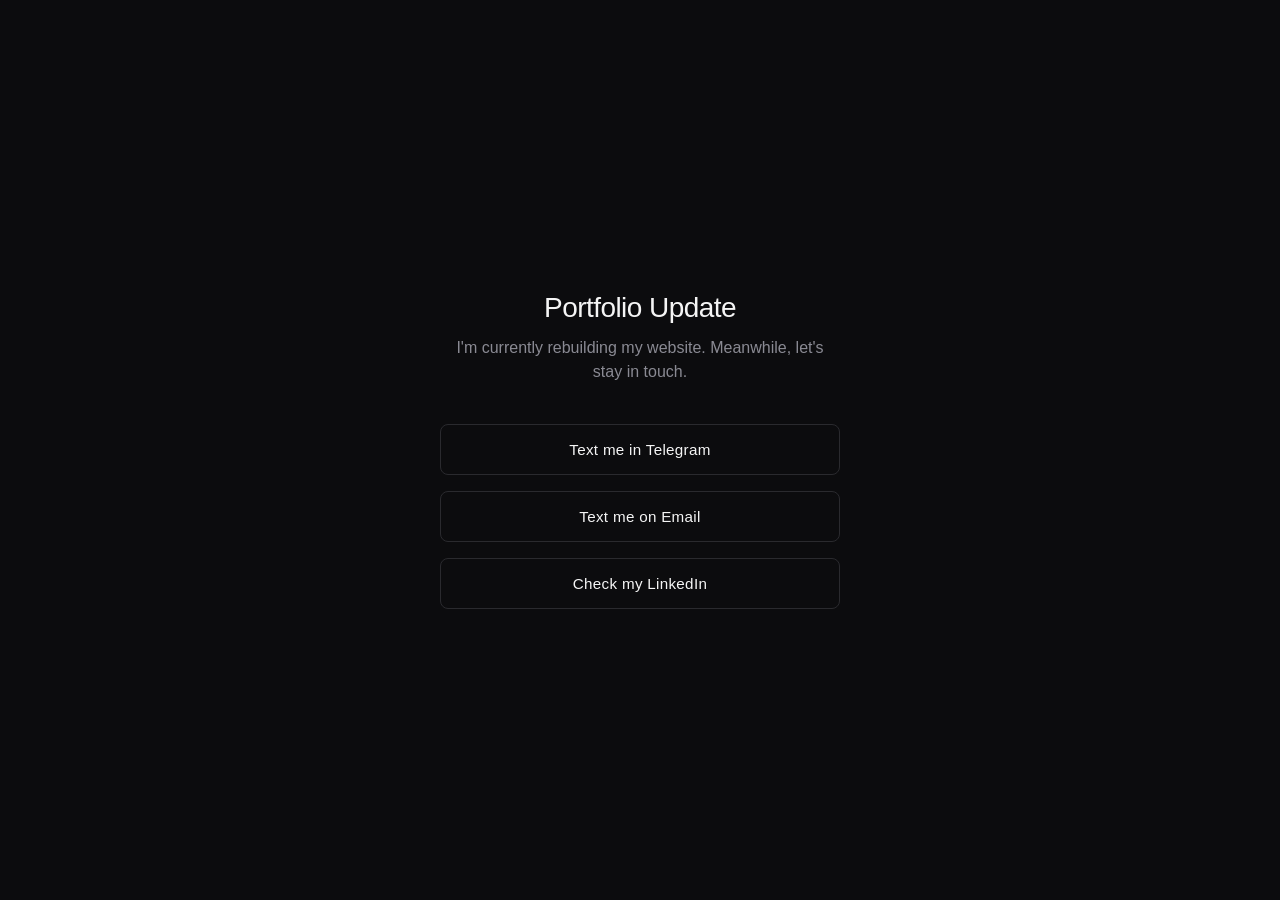
<file: index.html>
<!DOCTYPE html>
<html lang="en">
<head>
    <meta charset="UTF-8">
    <meta name="viewport" content="width=device-width, initial-scale=1.0">
    <title>Gleb | Portfolio Update</title>
    <style>
        :root {
            --bg-color: #0c0c0e;
            --text-main: #f5f5f5;
            --text-muted: #8a8a93;
            --border-color: #2a2a2e;
            --accent-color: #ffffff;
        }
        body {
            margin: 0;
            padding: 0;
            display: flex;
            justify-content: center;
            align-items: center;
            min-height: 100vh;
            background-color: var(--bg-color);
            color: var(--text-main);
            font-family: -apple-system, BlinkMacSystemFont, "Segoe UI", Roboto, Helvetica, Arial, sans-serif;
            text-align: center;
        }
        .container {
            width: 100%;
            max-width: 400px;
            padding: 24px;
            animation: fadeUp 0.8s ease-out forwards;
            opacity: 0;
            transform: translateY(20px);
        }
        h1 {
            font-size: 1.75rem;
            font-weight: 500;
            margin: 0 0 12px 0;
            letter-spacing: -0.02em;
        }
        p {
            font-size: 1rem;
            color: var(--text-muted);
            margin: 0 0 40px 0;
            line-height: 1.5;
        }
        .links {
            display: flex;
            flex-direction: column;
            gap: 16px;
        }
        a {
            display: flex;
            justify-content: center;
            align-items: center;
            padding: 16px;
            color: var(--text-main);
            text-decoration: none;
            font-size: 0.95rem;
            border: 1px solid var(--border-color);
            border-radius: 8px;
            transition: all 0.3s ease;
            letter-spacing: 0.02em;
            background-color: transparent;
        }
        a:hover {
            border-color: var(--accent-color);
            background-color: rgba(255, 255, 255, 0.03);
            transform: translateY(-2px);
        }
        @keyframes fadeUp {
            to {
                opacity: 1;
                transform: translateY(0);
            }
        }
    </style>
</head>
<body>
    <div class="container">
        <h1>Portfolio Update</h1>
        <p>I'm currently rebuilding my website. Meanwhile, let's stay in touch.</p>
        <div class="links">
            <a href="https://t.me/uralsocket" target="_blank" rel="noopener noreferrer">Text me in Telegram</a>
            <a href="mailto:uralsocket@gmail.com">Text me on Email</a>
            <a href="https://linkedin.com/in/uralsocket/" target="_blank" rel="noopener noreferrer">Check my LinkedIn</a>
        </div>
    </div>
</body>
</html>
</file>
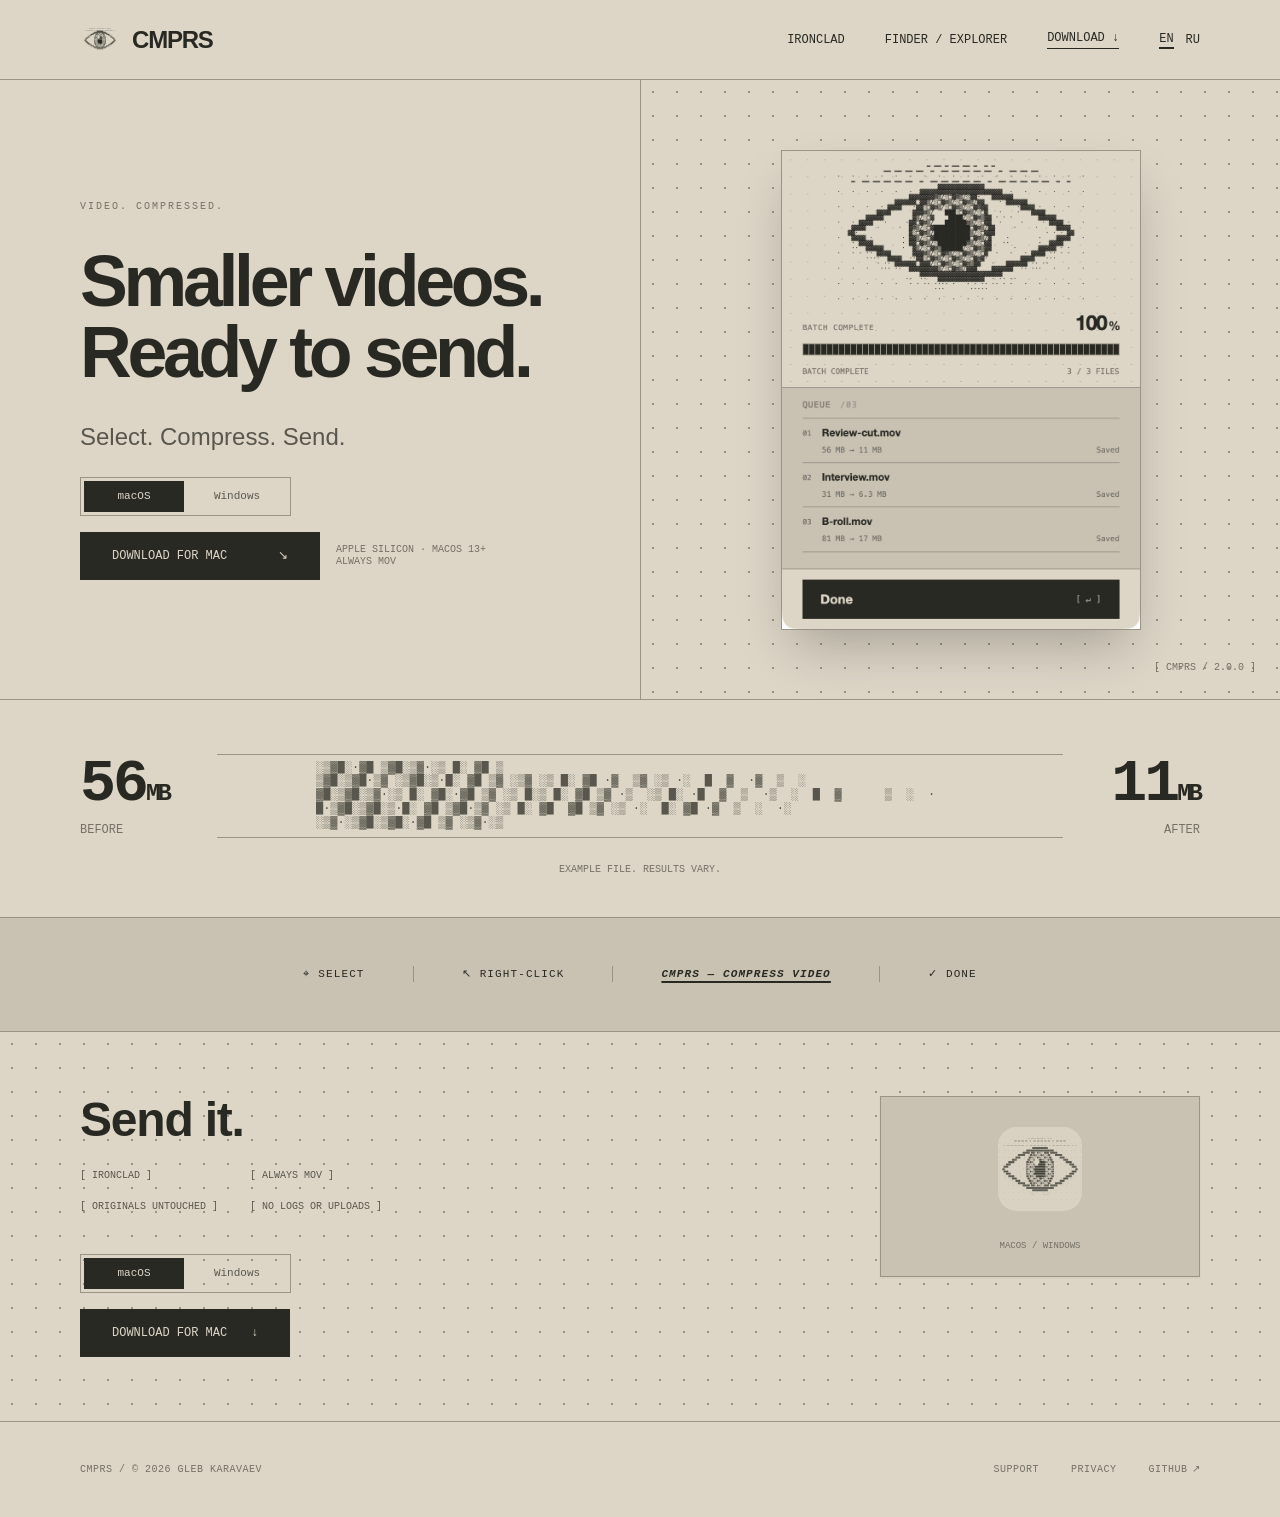
<file: cmprs/index.html>
<!DOCTYPE html><html lang="en"><head><meta charset="UTF-8"><meta name="viewport" content="width=device-width, initial-scale=1"><meta name="view-transition" content="same-origin"><title>CMPRS — Smaller videos. Ready to send.</title><meta name="description" content="Video compression for macOS and Windows. Ironclad H.264, always MOV. Compact, local, and private."><link rel="canonical" href="https://gleb.day/cmprs/"><link rel="icon" type="image/svg+xml" href="assets/eye-v2.svg"><meta property="og:title" content="CMPRS — Smaller videos. Ready to send."><meta property="og:description" content="Smaller MOV copies for sharing, right from Finder or File Explorer. Same resolution and frame rate. Originals untouched."><meta property="og:image" content="https://gleb.day/cmprs/assets/share-compact.png"><meta name="twitter:card" content="summary"><link rel="stylesheet" href="promo.css?v=6"><script defer src="site.js?v=6"></script><script defer src="assets/ascii-react.js?v=4"></script></head><body data-page="home"><div class="min-h-screen site-container"><header class="top-0 z-40 flex items-center justify-between h-20 px-6 border-b border-[#999486] md:px-14 lg:px-20 bg-[#ddd6c7]"><a id="brand-logo" href="https://gleb.day/cmprs/" class="flex items-center gap-3 text-2xl font-bold tracking-tighter transition-opacity hover:opacity-80"><img src="assets/eye-v2.svg" alt="CMPRS" class="w-10 h-10"><span>CMPRS</span></a><nav class="flex items-center gap-6 md:gap-10"><a id="nav-ironclad" href="#proof" class="hidden text-xs uppercase mono md:block">Ironclad</a><a id="nav-finder" href="#finder-strip" class="hidden text-xs uppercase mono md:block">Finder / Explorer</a><a id="nav-download-top" data-download href="https://github.com/uralsocket/CMPRS/releases/download/v2.0.0/CMPRS-2.0.0-AppleSilicon.dmg" class="text-xs uppercase mono border-b border-[#292923] pb-0.5"><span data-en="Download ↓" data-ru="Скачать ↓">Download ↓</span></a><div class="flex gap-3 text-xs mono lang-toggle"><button id="lang-en" data-language="en" aria-pressed="true" class="hover:opacity-70">EN</button><button id="lang-ru" data-language="ru" aria-pressed="false" class="hover:opacity-70">RU</button></div></nav></header><main><section id="hero" class="grid grid-cols-1 lg:grid-cols-2 min-h-[720px] items-center border-b border-[#999486]"><div class="px-6 py-16 md:px-14 lg:px-20 order-1"><p class="mb-8 text-[10px] tracking-[0.2em] uppercase mono text-[#737065]"><span data-en="VIDEO. COMPRESSED." data-ru="ВИДЕО. ЛЕГЧЕ.">VIDEO. COMPRESSED.</span></p><h1 class="text-6xl md:text-7xl lg:text-8xl font-semibold tracking-[-0.06em] leading-[0.95] mb-8"><span data-en="Smaller videos.<br>Ready to send." data-ru="Видео легче.<br>Готово к отправке.">Smaller videos.<br>Ready to send.</span></h1><p class="text-xl md:text-2xl text-[#59574d] max-w-sm mb-10 leading-snug"><span data-en="Select. Compress. Send." data-ru="Выделите. Сожмите. Отправьте.">Select. Compress. Send.</span></p><div id="os-selector"><div class="os-choice mono" role="group" aria-label="Operating system" data-label-en="Operating system" data-label-ru="Операционная система"><button type="button" data-os="mac" aria-pressed="true">macOS</button><button type="button" data-os="windows" aria-pressed="false">Windows</button></div><div class="flex flex-col gap-4 sm:flex-row sm:items-center"><a id="hero-cta-download" data-download href="https://github.com/uralsocket/CMPRS/releases/download/v2.0.0/CMPRS-2.0.0-AppleSilicon.dmg" class="btn-primary px-8 py-4 mono text-xs uppercase flex items-center justify-between min-w-[240px]"><span data-download-label data-en="Download for Mac" data-ru="Скачать для Mac">Download for Mac</span><span aria-hidden="true">↘</span></a><p class="text-[10px] mono text-[#737065] uppercase leading-tight"><span data-requirements data-en="Apple Silicon · macOS 13+<br>Always MOV" data-ru="Apple Silicon · macOS 13+<br>Всегда MOV">Apple Silicon · macOS 13+<br>Always MOV</span></p></div></div></div><div class="relative flex items-center justify-center p-12 order-2 dot-bg h-full min-h-[500px] border-b lg:border-b-0 lg:border-l border-[#999486]"><div class="w-full max-w-[360px] app-crop shadow-2xl"><img data-platform-image src="assets/app-compact-en.png" alt="CMPRS macOS interface" width="420" height="560"></div><div class="absolute bottom-6 right-6 text-[10px] mono text-[#737065]" data-platform-version>[ CMPRS / 2.0.0 ]</div></div></section><section id="proof" class="px-6 py-20 md:px-14 lg:px-20 border-b border-[#999486]"><div class="flex flex-col md:flex-row items-center justify-between gap-12 mb-16"><div class="text-center md:text-left"><div class="text-4xl md:text-6xl font-bold mono tracking-tighter mb-2">56<span class="text-2xl">MB</span></div><div class="text-xs mono uppercase text-[#737065]"><span data-en="Before" data-ru="До">Before</span></div></div><div id="ascii-stream" role="img" aria-label="ASCII compression animation" data-label-en="ASCII compression animation" data-label-ru="ASCII-анимация сжатия" class="ascii-stream flex-1 relative overflow-hidden"><div class="absolute inset-0 flex items-center justify-around text-[13px] mono opacity-70 animate-pulse"><span>{ 0110 }</span><span>>></span><span>{ 1001 }</span><span>>></span><span>{ 0011 }</span></div></div><div class="text-center md:text-right"><div class="text-4xl md:text-6xl font-bold mono tracking-tighter mb-2">11<span class="text-2xl">MB</span></div><div class="text-xs mono uppercase text-[#737065]"><span data-en="After" data-ru="После">After</span></div></div></div><p class="text-center text-[10px] mono text-[#737065] uppercase"><span data-en="Example file. Results vary." data-ru="Пример. Результат зависит от файла.">Example file. Results vary.</span></p></section><section id="finder-strip" class="px-6 py-12 md:px-14 lg:px-20 bg-[#c9c2b3] border-b border-[#999486] flex flex-wrap items-center justify-center gap-x-12 gap-y-6 text-[11px] mono uppercase tracking-widest text-[#292923]"><div class="flex items-center gap-2"><span aria-hidden="true">⌖</span><span><span data-en="Select" data-ru="Выберите">Select</span></span></div><div class="h-4 w-px bg-[#999486]"></div><div class="flex items-center gap-2"><span aria-hidden="true">↖</span><span><span data-en="Right-click" data-ru="Правый клик">Right-click</span></span></div><div class="h-4 w-px bg-[#999486]"></div><div class="flex items-center gap-2 font-bold underline decoration-2 underline-offset-4 italic"><span data-en="CMPRS — Compress video" data-ru="CMPRS — Сжать видео">CMPRS — Compress video</span></div><div class="h-4 w-px bg-[#999486]"></div><div class="flex items-center gap-2"><span aria-hidden="true">✓</span><span><span data-en="Done" data-ru="Готово">Done</span></span></div></section><section id="download-footer" class="px-6 py-24 md:px-14 lg:px-20 dot-bg"><div class="flex flex-col md:flex-row justify-between items-start gap-12 max-w-6xl mx-auto"><div class="max-w-md"><h2 class="text-4xl md:text-5xl font-semibold tracking-tight leading-none mb-6"><span data-en="Send it." data-ru="Отправляйте.">Send it.</span></h2><div class="grid grid-cols-2 gap-y-4 gap-x-8 text-[10px] mono uppercase text-[#59574d] mb-10"><div><span data-en="[ Ironclad ]" data-ru="[ Ironclad ]">[ Ironclad ]</span></div><div><span data-en="[ Always MOV ]" data-ru="[ Всегда MOV ]">[ Always MOV ]</span></div><div><span data-en="[ Originals untouched ]" data-ru="[ Оригиналы нетронуты ]">[ Originals untouched ]</span></div><div><span data-en="[ No logs or uploads ]" data-ru="[ Без журналов и загрузок ]">[ No logs or uploads ]</span></div></div><div class="os-choice mono" role="group" aria-label="Operating system" data-label-en="Operating system" data-label-ru="Операционная система"><button type="button" data-os="mac" aria-pressed="true">macOS</button><button type="button" data-os="windows" aria-pressed="false">Windows</button></div><a id="footer-cta-download" data-download href="https://github.com/uralsocket/CMPRS/releases/download/v2.0.0/CMPRS-2.0.0-AppleSilicon.dmg" class="btn-primary px-8 py-4 mono text-xs uppercase inline-flex items-center gap-6"><span data-download-label data-en="Download for Mac" data-ru="Скачать для Mac">Download for Mac</span><span aria-hidden="true">↓</span></a></div><div class="ascii-box p-6 w-full md:w-80 flex flex-col items-center gap-6 shadow-sm"><img src="assets/eye-v2.svg" alt="CMPRS Eye" class="w-24 h-24 opacity-80"><p class="text-[9px] mono text-center text-[#737065] leading-tight uppercase"><span>macOS / Windows</span></p></div></div></section><noscript><p class="download-fallback"><a href="https://github.com/uralsocket/CMPRS/releases/download/v2.0.0/CMPRS-2.0.0-AppleSilicon.dmg">macOS installer</a> · <a href="https://github.com/uralsocket/CMPRS/releases/download/v2.0.1/CMPRS-2.0.1-Windows-x64-Setup.exe">Windows installer</a></p></noscript></main><footer class="px-6 py-10 md:px-14 lg:px-20 border-t border-[#999486] flex flex-col md:flex-row justify-between items-center gap-6 text-[10px] mono uppercase tracking-wider text-[#737065]"><div>CMPRS / © 2026 Gleb Karavaev</div><nav class="flex gap-8"><a id="footer-support" href="https://gleb.day/cmprs/support/" class="hover:text-[#292923]"><span data-en="Support" data-ru="Поддержка">Support</span></a><a id="footer-privacy" href="https://gleb.day/cmprs/privacy/" class="hover:text-[#292923]"><span data-en="Privacy" data-ru="Конфиденциальность">Privacy</span></a><a id="footer-github" href="https://github.com/uralsocket/CMPRS" class="flex items-center gap-1 hover:text-[#292923]">GitHub <span aria-hidden="true">↗</span></a></nav></footer></div></body></html>
</file>
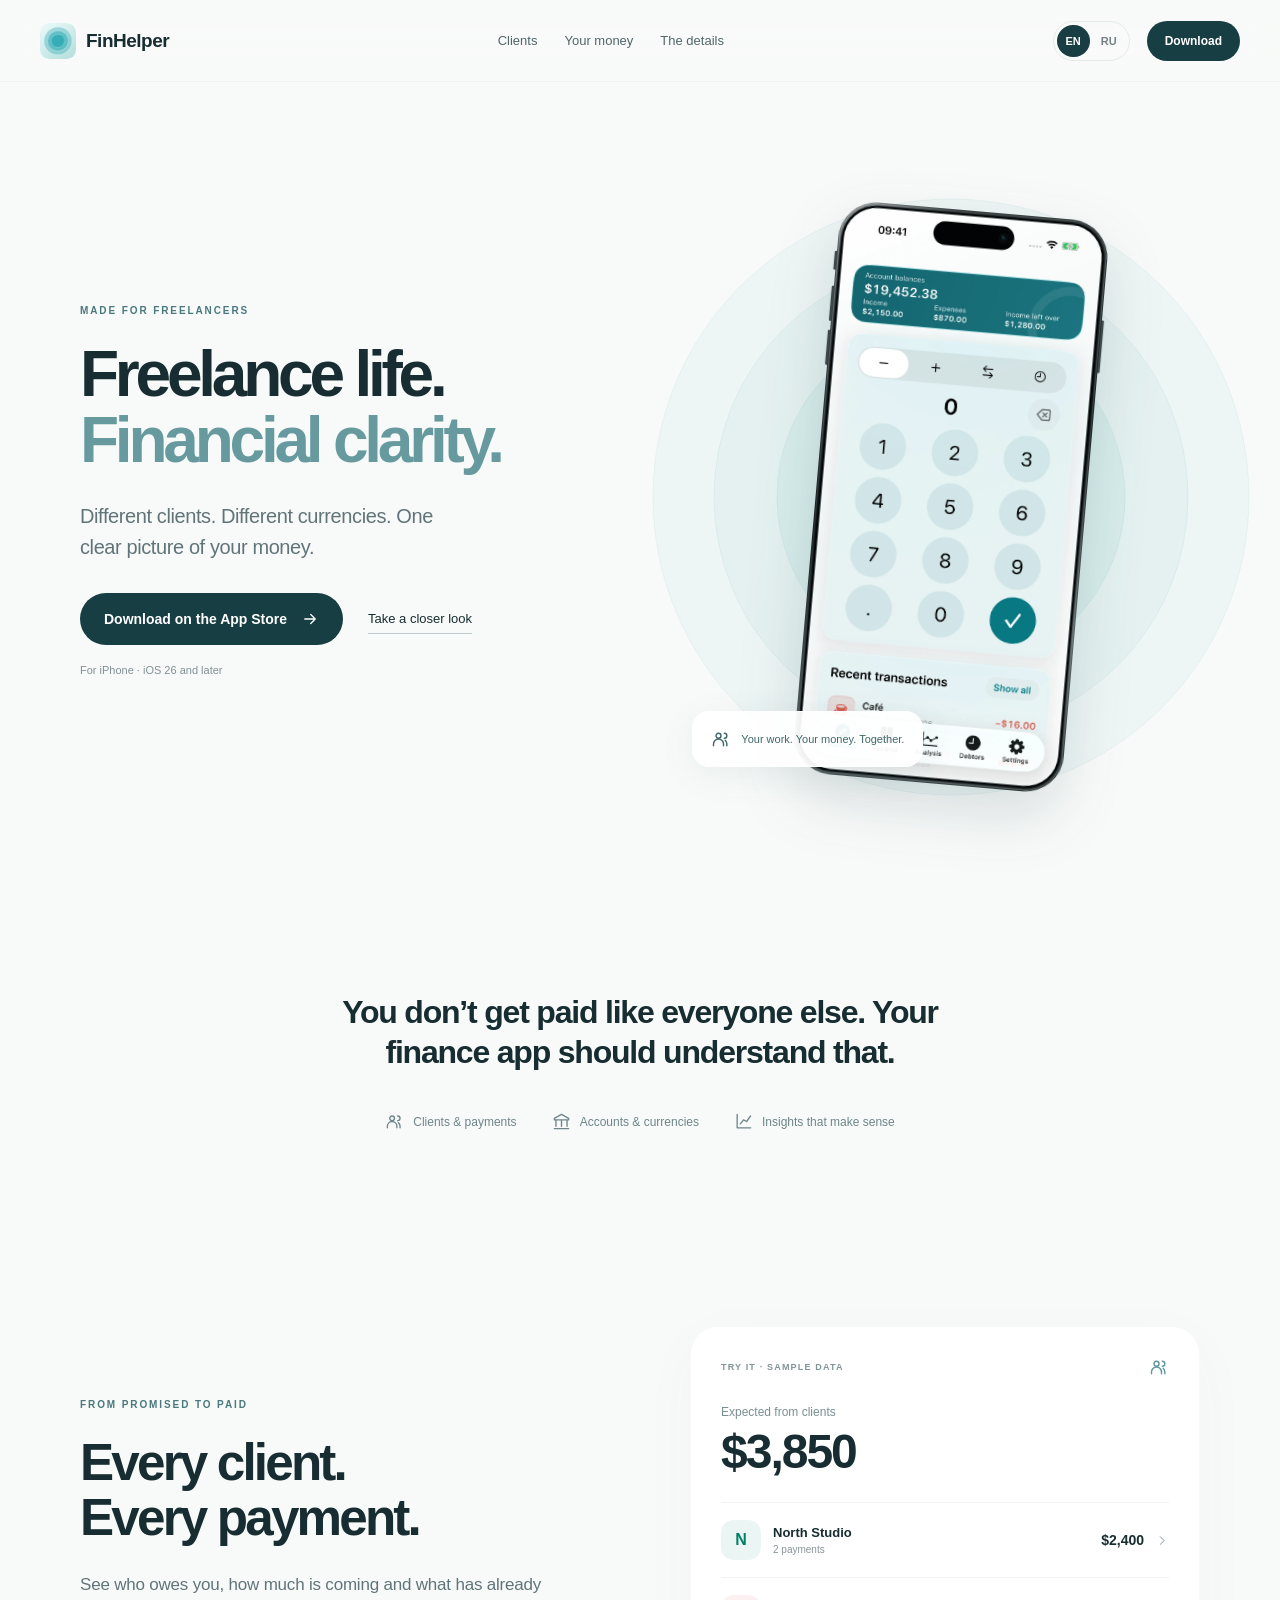
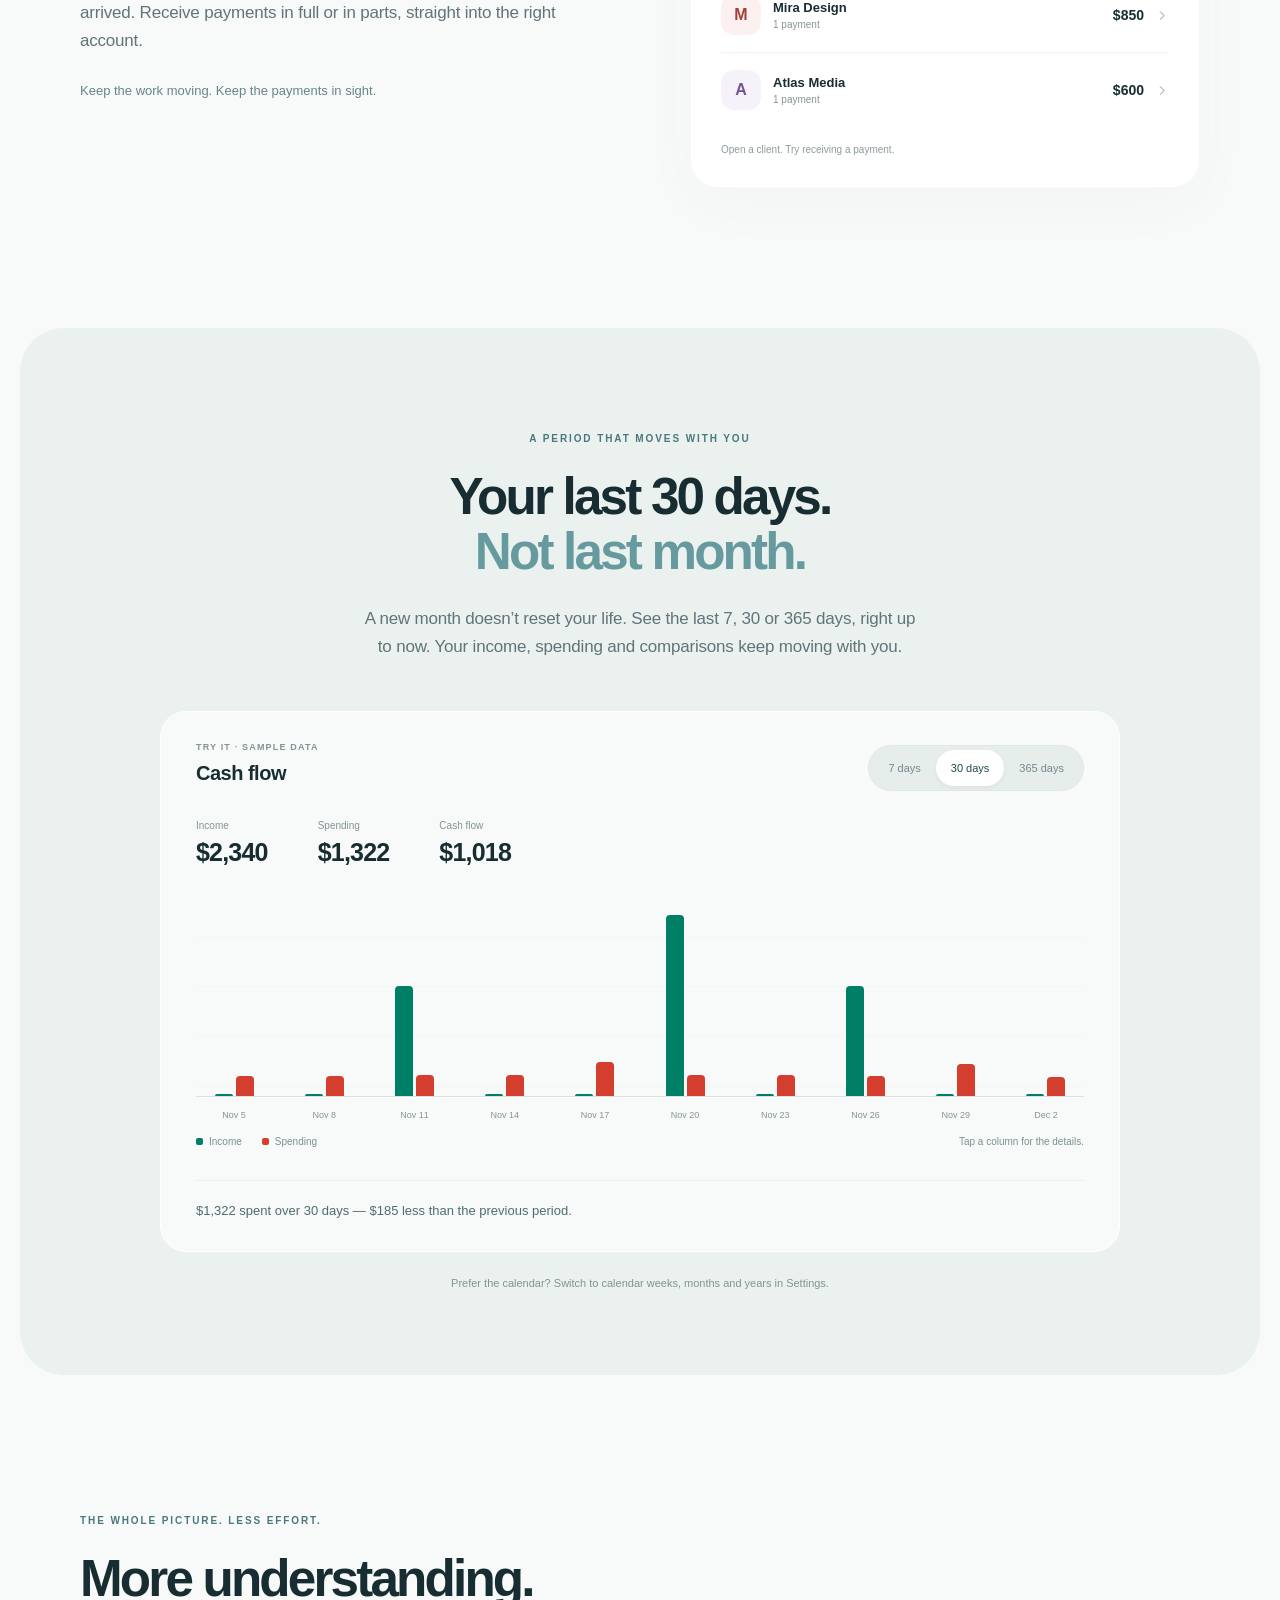
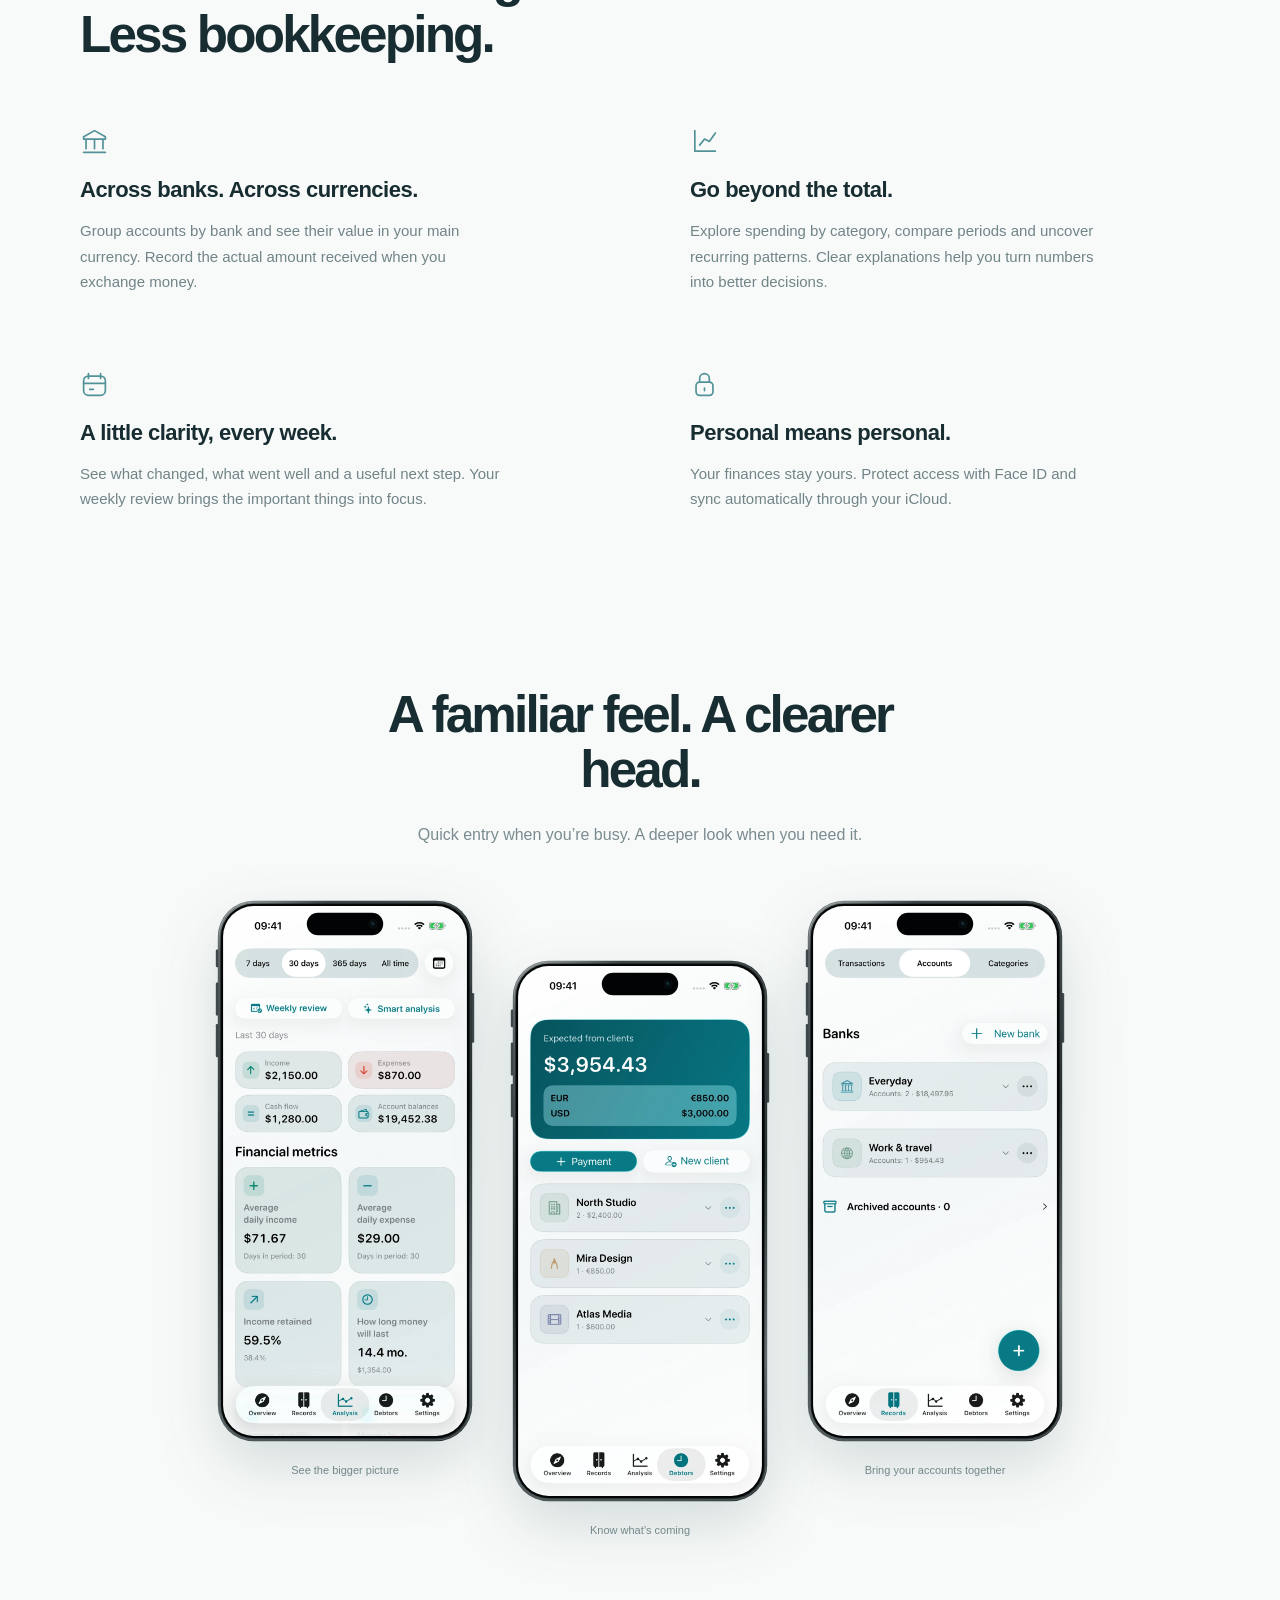
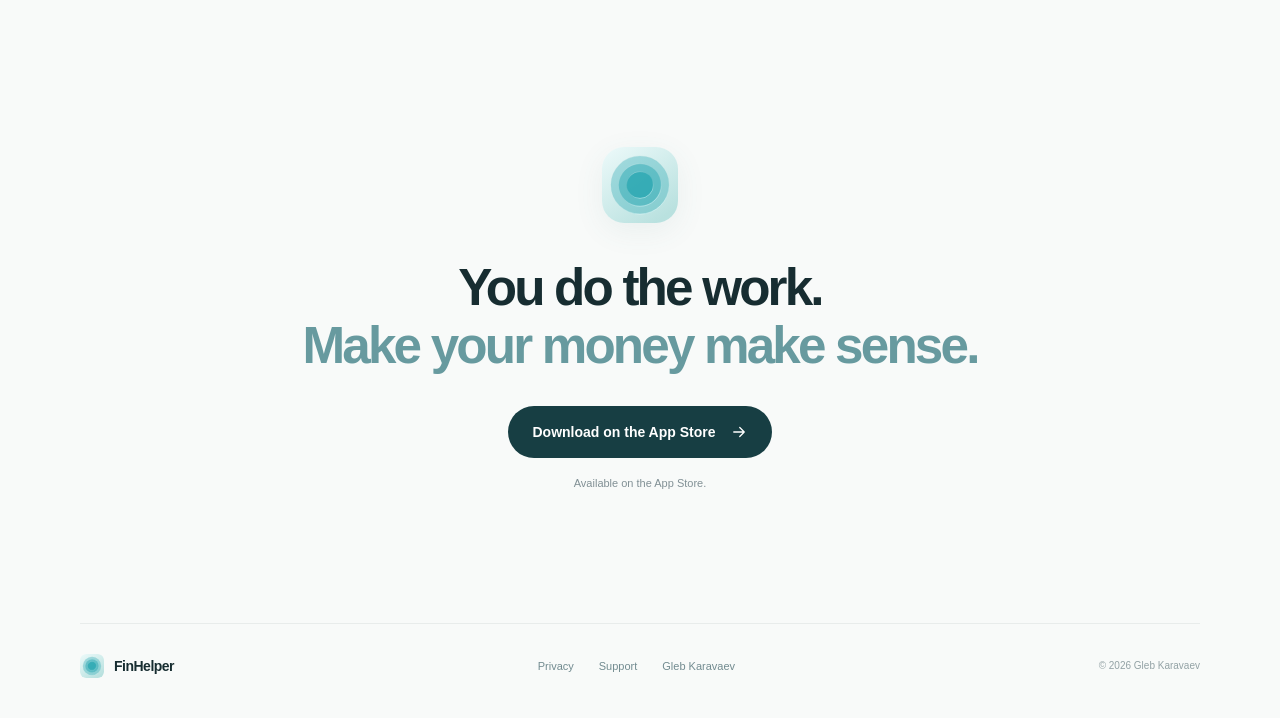
<file: finhelper/index.html>
<!doctype html>
<html lang="en">
<head>
  <meta charset="utf-8">
  <meta name="viewport" content="width=device-width,initial-scale=1">
  <meta name="theme-color" content="#f8faf9">
  <title>FinHelper — Finances in your freelance rhythm</title>
  <meta name="description" content="The finance app for freelancers. Keep clients, expected payments, accounts and spending together. Understand your money with rolling 7, 30 and 365-day insights.">
  <meta property="og:title" content="FinHelper — Finances in your freelance rhythm">
  <meta property="og:description" content="Clients. Payments. A clearer picture of your money.">
  <meta property="og:type" content="website">
  <meta property="og:url" content="https://gleb.day/finhelper/">
  <link rel="canonical" href="https://gleb.day/finhelper/">
  <link rel="icon" type="image/svg+xml" href="./assets/mark.svg">
  <link rel="stylesheet" href="./style.css?v=75">
  <link rel="stylesheet" href="./device.css?v=75">
  <script src="./site.js?v=75-appstore-20261027" defer></script>
  <link rel="stylesheet" href="./sea-orbit.css?v=ab2bef8dea43">
  <script src="./sea-orbit-1e413b4a5f92.js" defer data-sea-orbit></script>
</head>
<body>
  <svg class="symbols" xmlns="http://www.w3.org/2000/svg" aria-hidden="true">
    <symbol id="i-arrow" viewBox="0 0 24 24"><path d="M5 12h14m-6-6 6 6-6 6"/></symbol>
    <symbol id="i-clients" viewBox="0 0 24 24"><circle cx="9" cy="8" r="3"/><path d="M3 20v-2a6 6 0 0 1 12 0v2m1-15a3 3 0 0 1 0 6m3 9v-2a6 6 0 0 0-2-4.5"/></symbol>
    <symbol id="i-chart" viewBox="0 0 24 24"><path d="M4 3v17h17M8 15l4-5 4 2 5-7"/></symbol>
    <symbol id="i-calendar" viewBox="0 0 24 24"><rect x="3" y="5" width="18" height="16" rx="4"/><path d="M7 3v4m10-4v4M3 11h18m-13 5h3"/></symbol>
    <symbol id="i-bank" viewBox="0 0 24 24"><path d="m3 8 9-5 9 5v2H3zM5 10v8m7-8v8m7-8v8M3 21h18"/></symbol>
    <symbol id="i-lock" viewBox="0 0 24 24"><rect x="5" y="10" width="14" height="11" rx="3"/><path d="M8 10V7a4 4 0 0 1 8 0v3m-4 5v2"/></symbol>
    <symbol id="i-plus" viewBox="0 0 24 24"><path d="M12 5v14M5 12h14"/></symbol>
    <symbol id="i-chevron" viewBox="0 0 24 24"><path d="m8 5 7 7-7 7"/></symbol>
    <symbol id="i-check" viewBox="0 0 24 24"><path d="m5 12 4 4L19 6"/></symbol>
  </svg>

  <a class="skip" href="#main" data-i18n="skip">Skip to content</a>
  <header class="topbar">
    <a class="brand" href="#" aria-label="FinHelper"><img src="./assets/mark.svg" width="36" height="36" alt=""><span>FinHelper</span></a>
    <nav class="desktop-nav" aria-label="Main navigation"><a href="#clients" data-i18n="navClients">Clients</a><a href="#rhythm" data-i18n="navAnalysis">Your money</a><a href="#details" data-i18n="navDetails">The details</a></nav>
    <div class="top-actions"><div class="language" aria-label="Language"><button type="button" data-language="en" aria-pressed="true">EN</button><button type="button" data-language="ru" aria-pressed="false">RU</button></div><a class="button compact" href="https://apps.apple.com/kz/app/finhelper-freelance-finance/id6807215058" data-i18n="try">Download</a></div>
  </header>

  <main id="main">
    <section class="hero section-wrap">
      <div class="hero-copy">
        <p class="eyebrow" data-i18n="eyebrow">MADE FOR FREELANCERS</p>
        <h1 data-i18n-html="headline">Freelance life.<br><span>Financial clarity.</span></h1>
        <p class="lead" data-i18n="heroBody">Different clients. Different currencies. One clear picture of your money.</p>
        <div class="hero-actions"><a class="button" href="https://apps.apple.com/kz/app/finhelper-freelance-finance/id6807215058"><span data-i18n="downloadApp">Download on the App Store</span><svg class="icon"><use href="#i-arrow"/></svg></a><a class="text-link" href="#clients" data-i18n="explore">Take a closer look</a></div>
        <p class="availability" data-i18n="availability">For iPhone · iOS 26 and later</p>
      </div>
      <div class="hero-product" aria-label="FinHelper on iPhone">
        <!-- sea-orbit:start --><div id="sea-orbit-root" class="sea-orbit-root" aria-hidden="true"><div class="sea-orbit-motion"><svg class="sea-orbit-art" viewBox="0 0 600 600" fill="none" aria-hidden="true" focusable="false"><circle cx="300" cy="300" r="298" fill="#72bebd" fill-opacity=".075" stroke="#629eaa" stroke-opacity=".086"></circle><circle cx="300" cy="300" r="237" fill="#72bebd" fill-opacity=".086" stroke="#629eaa" stroke-opacity=".086"></circle><circle cx="300" cy="300" r="174" fill="#72bebd" fill-opacity=".11" stroke="#629eaa" stroke-opacity=".086"></circle></svg></div></div><!-- sea-orbit:end -->
        <div class="phone"><img class="phone-screen" id="hero-screen" src="./assets/en-overview.webp" width="1206" height="2622" alt="FinHelper overview showing account balances and quick entry" data-alt="screenOverview"><img class="phone-frame" src="./assets/iphone-frame.svg" alt="" aria-hidden="true"></div>
        <div class="float-note"><svg class="icon"><use href="#i-clients"/></svg><span data-i18n="floatNote">Your work. Your money. Together.</span></div>
      </div>
    </section>

    <section class="manifesto section-wrap reveal">
      <p data-i18n="manifesto">You don’t get paid like everyone else.<br>Your finance app should understand that.</p>
      <div class="feature-strip"><span><svg class="icon"><use href="#i-clients"/></svg><span data-i18n="pillarClients">Clients & payments</span></span><span><svg class="icon"><use href="#i-bank"/></svg><span data-i18n="pillarCurrencies">Accounts & currencies</span></span><span><svg class="icon"><use href="#i-chart"/></svg><span data-i18n="pillarAnalysis">Insights that make sense</span></span></div>
    </section>

    <section id="clients" class="section-wrap feature-section reveal">
      <div class="section-copy"><p class="eyebrow" data-i18n="clientsEyebrow">FROM PROMISED TO PAID</p><h2 data-i18n-html="clientsTitle">Every client.<br>Every payment.</h2><p class="body-copy" data-i18n="clientsBody">See who owes you, how much is coming and what has already arrived. Receive payments in full or in parts, straight into the right account.</p><p class="quiet" data-i18n="clientsFoot">Keep the work moving. Keep the payments in sight.</p></div>
      <div class="client-demo demo-surface">
        <div class="demo-caption"><span data-i18n="interactive">TRY IT · SAMPLE DATA</span><svg class="icon"><use href="#i-clients"/></svg></div>
        <div class="pending-label" data-i18n="expected">Expected from clients</div><div class="pending-total" id="pending-total">$3,850</div>
        <div class="client" data-client="north"><button class="client-toggle" aria-expanded="false" aria-controls="north-payments"><span class="avatar north">N</span><span class="client-name">North Studio<small data-i18n="twoPayments">2 payments</small></span><span class="client-value" id="north-total">$2,400</span><svg class="icon chevron"><use href="#i-chevron"/></svg></button><div class="client-payments" id="north-payments" hidden><div><span data-i18n="paymentOne">First payment</span><b id="first-payment">$1,200</b></div><div><span data-i18n="paymentTwo">Second payment</span><b>$1,200</b></div><button class="receive" id="receive"><svg class="icon"><use href="#i-plus"/></svg><span data-i18n="receive">Receive $400</span></button></div></div>
        <div class="client"><button class="client-toggle" aria-expanded="false" aria-controls="mira-payments"><span class="avatar mira">M</span><span class="client-name">Mira Design<small data-i18n="onePayment">1 payment</small></span><span class="client-value">$850</span><svg class="icon chevron"><use href="#i-chevron"/></svg></button><div class="client-payments" id="mira-payments" hidden><div><span data-i18n="paymentOne">First payment</span><b>$850</b></div></div></div>
        <div class="client"><button class="client-toggle" aria-expanded="false" aria-controls="atlas-payments"><span class="avatar atlas">A</span><span class="client-name">Atlas Media<small data-i18n="onePayment">1 payment</small></span><span class="client-value">$600</span><svg class="icon chevron"><use href="#i-chevron"/></svg></button><div class="client-payments" id="atlas-payments" hidden><div><span data-i18n="paymentOne">First payment</span><b>$600</b></div></div></div>
        <p class="demo-help" id="client-feedback" aria-live="polite" data-i18n="clientHint">Open a client. Try receiving a payment.</p>
      </div>
    </section>

    <section id="rhythm" class="rhythm-section reveal">
      <div class="section-wrap rhythm-intro"><p class="eyebrow" data-i18n="rhythmEyebrow">A PERIOD THAT MOVES WITH YOU</p><h2 data-i18n-html="rhythmTitle">Your last 30 days.<br><span>Not last month.</span></h2><p class="body-copy" data-i18n="rhythmBody">A new month doesn’t reset your life. See the last 7, 30 or 365 days, right up to now. Your income, spending and comparisons keep moving with you.</p></div>
      <div class="flow-demo section-wrap">
        <div class="flow-toolbar"><div><span class="demo-caption" data-i18n="interactive">TRY IT · SAMPLE DATA</span><h3 data-i18n="cashFlow">Cash flow</h3></div><div class="period-control" role="group" aria-label="Period"><button type="button" data-period="7" aria-pressed="false" data-i18n="days7">7 days</button><button type="button" data-period="30" aria-pressed="true" data-i18n="days30">30 days</button><button type="button" data-period="365" aria-pressed="false" data-i18n="days365">365 days</button></div></div>
        <div class="flow-totals"><div><span data-i18n="income">Income</span><b id="income-total">$0</b></div><div><span data-i18n="spending">Spending</span><b id="expense-total">$0</b></div><div><span data-i18n="flow">Cash flow</span><b id="flow-total">$0</b></div></div>
        <div class="chart" id="chart" role="group" aria-label="Income and spending chart"></div>
        <div class="chart-key"><span><i class="income-key"></i><span data-i18n="income">Income</span></span><span><i class="expense-key"></i><span data-i18n="spending">Spending</span></span><span class="chart-selection" id="chart-selection" aria-live="polite" data-i18n="chartHint">Tap a column for the details.</span></div>
        <p class="comparison" id="comparison"></p>
      </div>
      <p class="calendar-note section-wrap" data-i18n="calendarNote">Prefer the calendar? Switch to calendar weeks, months and years in Settings.</p>
    </section>

    <section id="details" class="section-wrap details-section reveal">
      <div class="details-heading"><p class="eyebrow" data-i18n="detailsEyebrow">THE WHOLE PICTURE. LESS EFFORT.</p><h2 data-i18n-html="detailsTitle">More understanding.<br>Less bookkeeping.</h2></div>
      <div class="details-grid">
        <article><svg class="icon feature-icon"><use href="#i-bank"/></svg><h3 data-i18n="accountsTitle">Across banks. Across currencies.</h3><p data-i18n="accountsBody">Group accounts by bank and see their value in your main currency. Record the actual amount received when you exchange money.</p></article>
        <article><svg class="icon feature-icon"><use href="#i-chart"/></svg><h3 data-i18n="analysisTitle">Go beyond the total.</h3><p data-i18n="analysisBody">Explore spending by category, compare periods and uncover recurring patterns. Clear explanations help you turn numbers into better decisions.</p></article>
        <article><svg class="icon feature-icon"><use href="#i-calendar"/></svg><h3 data-i18n="weeklyTitle">A little clarity, every week.</h3><p data-i18n="weeklyBody">See what changed, what went well and a useful next step. Your weekly review brings the important things into focus.</p></article>
        <article><svg class="icon feature-icon"><use href="#i-lock"/></svg><h3 data-i18n="privacyTitle">Personal means personal.</h3><p data-i18n="privacyBody">Your finances stay yours. Protect access with Face ID and sync automatically through your iCloud.</p></article>
      </div>
    </section>

    <section class="section-wrap screens-section reveal"><div class="screens-heading"><h2 data-i18n="screensTitle">A familiar feel.<br>A clearer head.</h2><p data-i18n="screensBody">Quick entry when you’re busy. A deeper look when you need it.</p></div><div class="screens"><figure><div class="phone"><img class="phone-screen" data-screen="analytics" src="./assets/en-analytics.webp" width="1206" height="2622" loading="lazy" alt="FinHelper analysis" data-alt="screenAnalysis"><img class="phone-frame" src="./assets/iphone-frame.svg" alt="" aria-hidden="true"></div><figcaption data-i18n="captionAnalysis">See the bigger picture</figcaption></figure><figure><div class="phone"><img class="phone-screen" data-screen="clients" src="./assets/en-clients.webp" width="1206" height="2622" loading="lazy" alt="FinHelper clients and expected payments" data-alt="screenClients"><img class="phone-frame" src="./assets/iphone-frame.svg" alt="" aria-hidden="true"></div><figcaption data-i18n="captionClients">Know what’s coming</figcaption></figure><figure><div class="phone"><img class="phone-screen" data-screen="accounts" src="./assets/en-accounts.webp" width="1206" height="2622" loading="lazy" alt="FinHelper bank and account groups" data-alt="screenAccounts"><img class="phone-frame" src="./assets/iphone-frame.svg" alt="" aria-hidden="true"></div><figcaption data-i18n="captionAccounts">Bring your accounts together</figcaption></figure></div></section>

    <section class="closing section-wrap reveal"><img src="./assets/mark.svg" alt="" width="76" height="76"><h2 data-i18n-html="closingTitle">You do the work.<br><span>Make your money make sense.</span></h2><a class="button" href="https://apps.apple.com/kz/app/finhelper-freelance-finance/id6807215058"><span data-i18n="downloadApp">Download on the App Store</span><svg class="icon"><use href="#i-arrow"/></svg></a><p class="availability" data-i18n="storeNote">Available on the App Store.</p></section>
  </main>
  <footer class="section-wrap"><a class="brand" href="#"><img src="./assets/mark.svg" width="24" height="24" alt=""><span>FinHelper</span></a><div><a href="./privacy/" data-i18n="privacy">Privacy</a><a href="./support/" data-i18n="support">Support</a><a href="https://gleb.day">Gleb Karavaev</a></div><small>© 2026 Gleb Karavaev</small></footer>
</body>
</html>
</file>
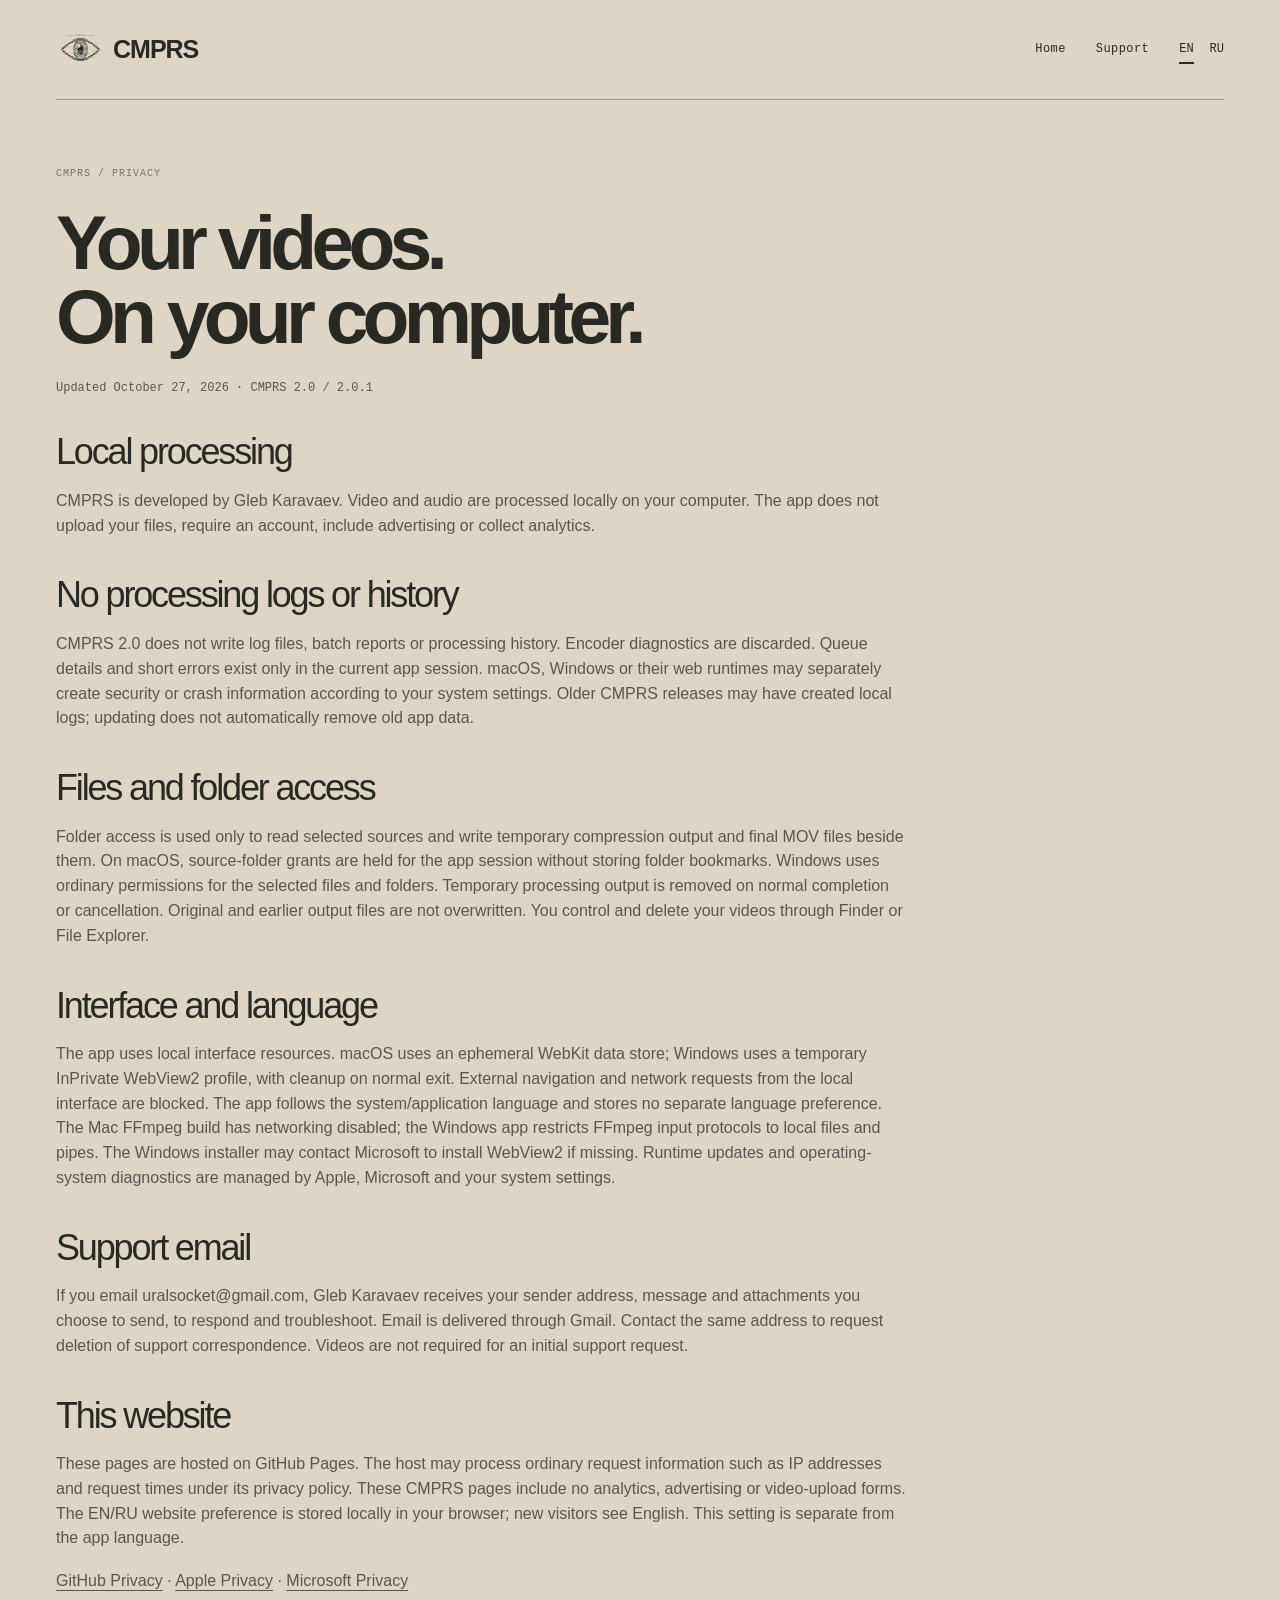
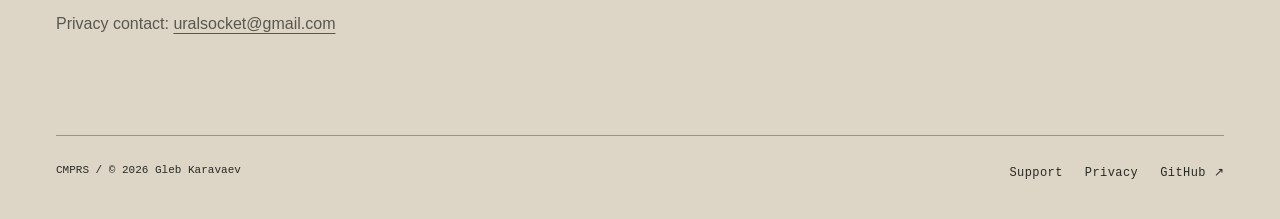
<file: cmprs/privacy/index.html>
<!doctype html><html lang="en"><head><meta charset="UTF-8"><meta name="viewport" content="width=device-width,initial-scale=1"><meta name="color-scheme" content="light"><title>CMPRS — Privacy</title><meta name="description" content="Local video processing without log files, history, uploads or telemetry."><link rel="canonical" href="https://gleb.day/cmprs/privacy/"><link rel="icon" type="image/svg+xml" href="/cmprs/assets/eye-v2.svg"><meta property="og:title" content="CMPRS — Privacy"><meta property="og:description" content="Local video processing without log files, history, uploads or telemetry."><meta property="og:image" content="https://gleb.day/cmprs/assets/share-compact.png"><meta property="og:type" content="website"><meta property="og:url" content="https://gleb.day/cmprs/privacy/"><meta name="twitter:card" content="summary"><link rel="stylesheet" href="/cmprs/style.css?v=3"><script src="/cmprs/site.js?v=6" defer></script></head><body data-page="privacy"><div class="site"><header class="top"><a class="brand" href="/cmprs/"><img src="/cmprs/assets/eye-v2.svg" alt="CMPRS eye">CMPRS</a><nav><a href="/cmprs/"><span data-en="Home" data-ru="Главная">Home</span></a><a href="/cmprs/support/"><span data-en="Support" data-ru="Поддержка">Support</span></a><div class="lang" role="group" aria-label="Language"><button data-language="en" aria-pressed="true">EN</button><button data-language="ru" aria-pressed="false">RU</button></div></nav></header><main class="policy-wrap"><p class="label">CMPRS / PRIVACY</p><h1><span data-en="Your videos.&lt;br&gt;On your computer." data-ru="Ваши видео.&lt;br&gt;На вашем компьютере.">Your videos.<br>On your computer.</span></h1><p class="meta"><span data-en="Updated October 27, 2026 · CMPRS 2.0 / 2.0.1" data-ru="Обновлено 27 октября 2026 г. · CMPRS 2.0 / 2.0.1">Updated October 27, 2026 · CMPRS 2.0 / 2.0.1</span></p><h2><span data-en="Local processing" data-ru="Локальная обработка">Local processing</span></h2><p><span data-en="CMPRS is developed by Gleb Karavaev. Video and audio are processed locally on your computer. The app does not upload your files, require an account, include advertising or collect analytics." data-ru="CMPRS разработан Gleb Karavaev. Видео и аудио обрабатываются локально на вашем компьютере. Приложение не загружает ваши файлы в сеть, не требует аккаунта, не содержит рекламы и не собирает аналитику.">CMPRS is developed by Gleb Karavaev. Video and audio are processed locally on your computer. The app does not upload your files, require an account, include advertising or collect analytics.</span></p><h2><span data-en="No processing logs or history" data-ru="Без журналов и истории">No processing logs or history</span></h2><p><span data-en="CMPRS 2.0 does not write log files, batch reports or processing history. Encoder diagnostics are discarded. Queue details and short errors exist only in the current app session. macOS, Windows or their web runtimes may separately create security or crash information according to your system settings. Older CMPRS releases may have created local logs; updating does not automatically remove old app data." data-ru="CMPRS 2.0 не записывает журналы, отчёты очередей и историю обработки. Диагностика кодировщика отбрасывается. Данные очереди и краткие ошибки существуют только в текущем сеансе. macOS, Windows или их веб-компоненты могут отдельно создавать сведения о безопасности или сбоях согласно вашим настройкам. Старые версии CMPRS могли создавать локальные журналы; обновление не удаляет старые данные приложения автоматически.">CMPRS 2.0 does not write log files, batch reports or processing history. Encoder diagnostics are discarded. Queue details and short errors exist only in the current app session. macOS, Windows or their web runtimes may separately create security or crash information according to your system settings. Older CMPRS releases may have created local logs; updating does not automatically remove old app data.</span></p><h2><span data-en="Files and folder access" data-ru="Файлы и доступ к папкам">Files and folder access</span></h2><p><span data-en="Folder access is used only to read selected sources and write temporary compression output and final MOV files beside them. On macOS, source-folder grants are held for the app session without storing folder bookmarks. Windows uses ordinary permissions for the selected files and folders. Temporary processing output is removed on normal completion or cancellation. Original and earlier output files are not overwritten. You control and delete your videos through Finder or File Explorer." data-ru="Доступ к папке используется для чтения выбранных исходников, временных файлов сжатия и записи готовых MOV рядом. В macOS разрешения действуют в сеансе приложения, без сохранения закладок папок. В Windows используются обычные права доступа к выбранным файлам и папкам. Временный результат удаляется при штатном завершении или отмене. Оригиналы и предыдущие результаты не перезаписываются. Вы управляете своими видео и удаляете их через Finder или Проводник.">Folder access is used only to read selected sources and write temporary compression output and final MOV files beside them. On macOS, source-folder grants are held for the app session without storing folder bookmarks. Windows uses ordinary permissions for the selected files and folders. Temporary processing output is removed on normal completion or cancellation. Original and earlier output files are not overwritten. You control and delete your videos through Finder or File Explorer.</span></p><h2><span data-en="Interface and language" data-ru="Интерфейс и язык">Interface and language</span></h2><p><span data-en="The app uses local interface resources. macOS uses an ephemeral WebKit data store; Windows uses a temporary InPrivate WebView2 profile, with cleanup on normal exit. External navigation and network requests from the local interface are blocked. The app follows the system/application language and stores no separate language preference. The Mac FFmpeg build has networking disabled; the Windows app restricts FFmpeg input protocols to local files and pipes. The Windows installer may contact Microsoft to install WebView2 if missing. Runtime updates and operating-system diagnostics are managed by Apple, Microsoft and your system settings." data-ru="Приложение использует локальные ресурсы интерфейса. В macOS используется непостоянное хранилище WebKit; в Windows — временный профиль InPrivate WebView2, удаляемый при штатном выходе. Внешние переходы и сетевые запросы локального интерфейса заблокированы. Приложение следует языку системы или приложения и не сохраняет отдельную настройку языка. В Mac-сборке FFmpeg сеть отключена; Windows-версия ограничивает входные протоколы FFmpeg локальными файлами и каналами. Установщик Windows может обращаться к Microsoft для установки отсутствующего WebView2. Обновления веб-компонентов и системная диагностика управляются Apple, Microsoft и настройками системы.">The app uses local interface resources. macOS uses an ephemeral WebKit data store; Windows uses a temporary InPrivate WebView2 profile, with cleanup on normal exit. External navigation and network requests from the local interface are blocked. The app follows the system/application language and stores no separate language preference. The Mac FFmpeg build has networking disabled; the Windows app restricts FFmpeg input protocols to local files and pipes. The Windows installer may contact Microsoft to install WebView2 if missing. Runtime updates and operating-system diagnostics are managed by Apple, Microsoft and your system settings.</span></p><h2><span data-en="Support email" data-ru="Поддержка по почте">Support email</span></h2><p><span data-en="If you email uralsocket@gmail.com, Gleb Karavaev receives your sender address, message and attachments you choose to send, to respond and troubleshoot. Email is delivered through Gmail. Contact the same address to request deletion of support correspondence. Videos are not required for an initial support request." data-ru="Если вы пишете на uralsocket@gmail.com, Gleb Karavaev получает адрес отправителя, сообщение и выбранные вами вложения для ответа и разбора проблемы. Почта доставляется через Gmail. По тому же адресу можно запросить удаление переписки. Для первого обращения само видео не требуется.">If you email uralsocket@gmail.com, Gleb Karavaev receives your sender address, message and attachments you choose to send, to respond and troubleshoot. Email is delivered through Gmail. Contact the same address to request deletion of support correspondence. Videos are not required for an initial support request.</span></p><h2><span data-en="This website" data-ru="Этот сайт">This website</span></h2><p><span data-en="These pages are hosted on GitHub Pages. The host may process ordinary request information such as IP addresses and request times under its privacy policy. These CMPRS pages include no analytics, advertising or video-upload forms. The EN/RU website preference is stored locally in your browser; new visitors see English. This setting is separate from the app language." data-ru="Эти страницы размещены на GitHub Pages. Хостинг может обрабатывать стандартные сведения о запросах, включая IP-адрес и время, согласно своей политике. На страницах CMPRS нет аналитики, рекламы и форм загрузки видео. Язык EN/RU сохраняется локально в браузере; новые посетители видят английский. Эта настройка не связана с языком приложения.">These pages are hosted on GitHub Pages. The host may process ordinary request information such as IP addresses and request times under its privacy policy. These CMPRS pages include no analytics, advertising or video-upload forms. The EN/RU website preference is stored locally in your browser; new visitors see English. This setting is separate from the app language.</span></p><p><a class="text-link" href="https://docs.github.com/en/site-policy/privacy-policies/github-general-privacy-statement">GitHub Privacy</a> · <a class="text-link" href="https://www.apple.com/legal/privacy/">Apple Privacy</a> · <a class="text-link" href="https://privacy.microsoft.com/privacystatement">Microsoft Privacy</a></p><p><span data-en="Privacy contact:" data-ru="Контакт по вопросам конфиденциальности:">Privacy contact:</span> <a class="text-link" href="mailto:uralsocket@gmail.com">uralsocket@gmail.com</a></p></main><footer class="footer"><span>CMPRS / © 2026 Gleb Karavaev</span><nav><a href="/cmprs/support/"><span data-en="Support" data-ru="Поддержка">Support</span></a><a href="/cmprs/privacy/"><span data-en="Privacy" data-ru="Конфиденциальность">Privacy</span></a><a href="https://github.com/uralsocket/CMPRS">GitHub ↗</a></nav></footer></div></body></html>
</file>
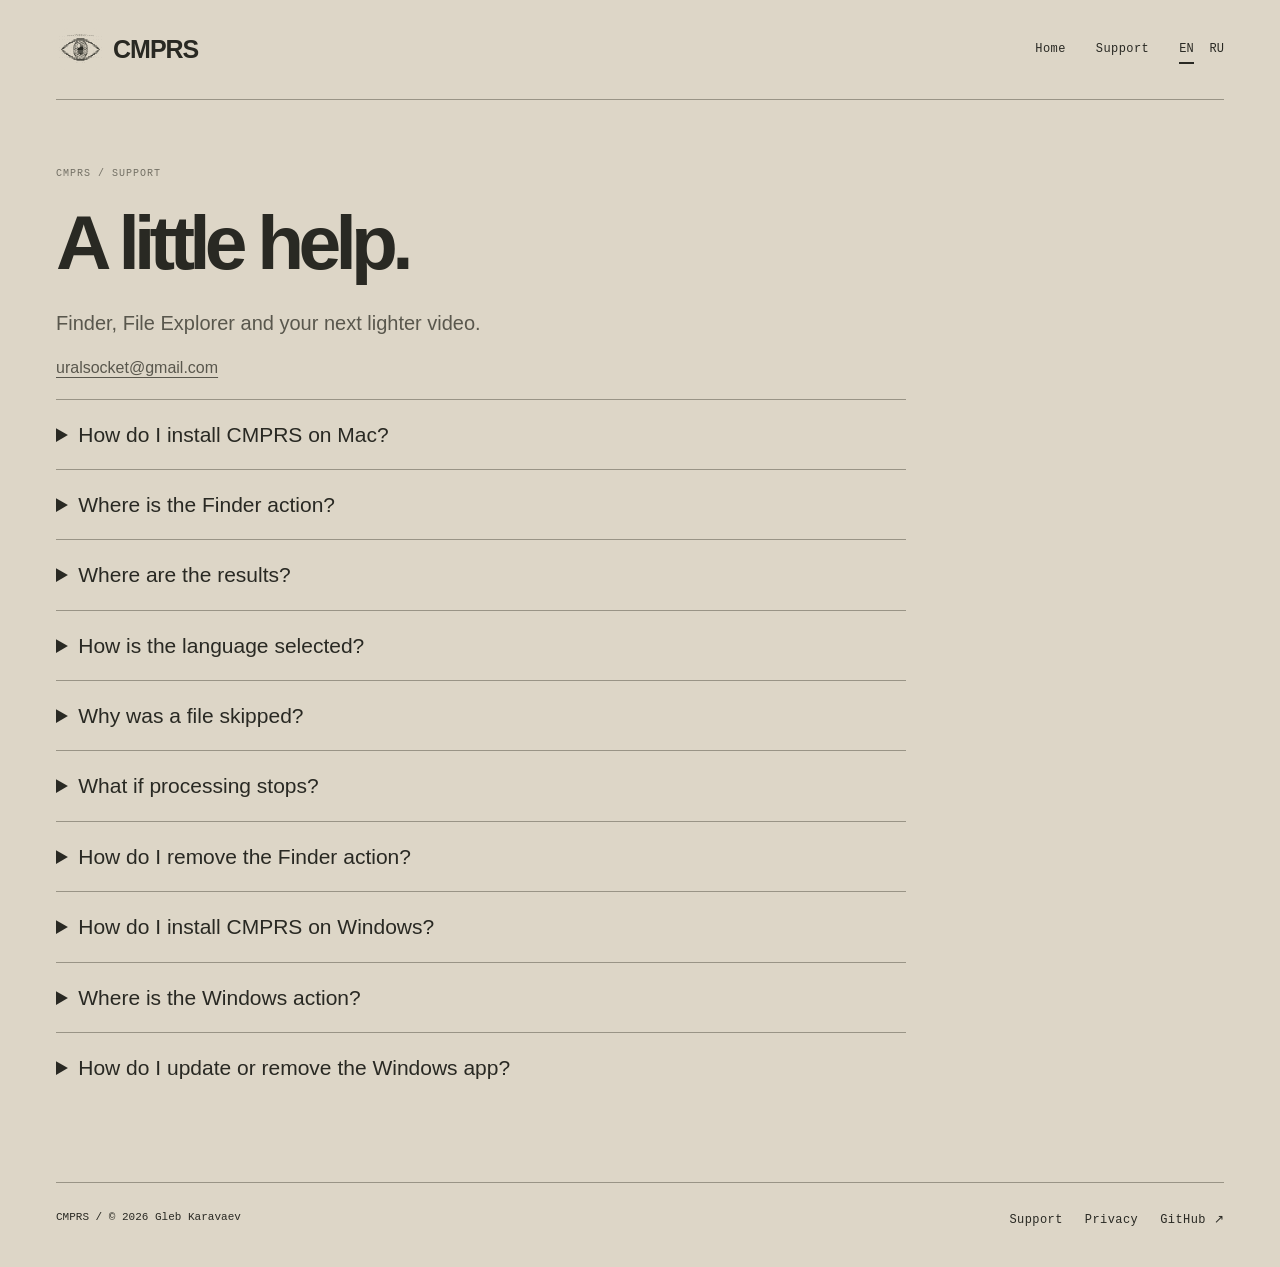
<file: cmprs/support/index.html>
<!doctype html><html lang="en"><head><meta charset="UTF-8"><meta name="viewport" content="width=device-width,initial-scale=1"><meta name="color-scheme" content="light"><title>CMPRS — Support</title><meta name="description" content="Install CMPRS, use its Finder action, change the system language and troubleshoot local video compression."><link rel="canonical" href="https://gleb.day/cmprs/support/"><link rel="icon" type="image/svg+xml" href="/cmprs/assets/eye-v2.svg"><meta property="og:title" content="CMPRS — Support"><meta property="og:description" content="Install CMPRS, use its Finder action, change the system language and troubleshoot local video compression."><meta property="og:image" content="https://gleb.day/cmprs/assets/share-compact.png"><meta property="og:type" content="website"><meta property="og:url" content="https://gleb.day/cmprs/support/"><meta name="twitter:card" content="summary"><link rel="stylesheet" href="/cmprs/style.css?v=3"><script src="/cmprs/site.js?v=6" defer></script></head><body data-page="support"><div class="site"><header class="top"><a class="brand" href="/cmprs/"><img src="/cmprs/assets/eye-v2.svg" alt="CMPRS eye">CMPRS</a><nav><a href="/cmprs/"><span data-en="Home" data-ru="Главная">Home</span></a><a href="/cmprs/support/"><span data-en="Support" data-ru="Поддержка">Support</span></a><div class="lang" role="group" aria-label="Language"><button data-language="en" aria-pressed="true">EN</button><button data-language="ru" aria-pressed="false">RU</button></div></nav></header><main class="policy-wrap"><p class="label">CMPRS / SUPPORT</p><h1><span data-en="A little help." data-ru="Немного помощи.">A little help.</span></h1><p class="lead"><span data-en="Finder, File Explorer and your next lighter video." data-ru="Finder, Проводник и ваше следующее лёгкое видео.">Finder, File Explorer and your next lighter video.</span></p><p><a class="text-link" href="mailto:uralsocket@gmail.com">uralsocket@gmail.com</a></p><details><summary><span data-en="How do I install CMPRS on Mac?" data-ru="Как установить CMPRS на Mac?">How do I install CMPRS on Mac?</span></summary><p><span data-en="Download the DMG, open Install CMPRS, and click Install. The app goes into ~/Applications and one Finder service is registered. Requires Apple Silicon and macOS 13 or later." data-ru="Скачайте DMG, откройте Install CMPRS и нажмите «Установить». Приложение появится в ~/Applications, вместе с одной службой Finder. Нужен Apple Silicon и macOS 13 или новее.">Download the DMG, open Install CMPRS, and click Install. The app goes into ~/Applications and one Finder service is registered. Requires Apple Silicon and macOS 13 or later.</span></p></details><details><summary><span data-en="Where is the Finder action?" data-ru="Где действие Finder?">Where is the Finder action?</span></summary><p><span data-en="Select video files and open the context menu. Look for CMPRS — Compress video; macOS may place it under Services. If hidden, enable it in System Settings → Keyboard → Keyboard Shortcuts → Services → Files and Folders." data-ru="Выберите видео и откройте контекстное меню. Ищите «CMPRS — Сжать видео»; macOS может поместить пункт в «Службы». Если его нет, включите в Системные настройки → Клавиатура → Сочетания клавиш → Службы → Файлы и папки.">Select video files and open the context menu. Look for CMPRS — Compress video; macOS may place it under Services. If hidden, enable it in System Settings → Keyboard → Keyboard Shortcuts → Services → Files and Folders.</span></p></details><details><summary><span data-en="Where are the results?" data-ru="Куда сохраняется результат?">Where are the results?</span></summary><p><span data-en="A separate CMPRS-[name].mov appears beside the original only if smaller. Existing files are never overwritten. macOS may ask you to allow that exact source folder." data-ru="Отдельный CMPRS-[имя].mov появится рядом с исходником, только если стал меньше. Существующие файлы не перезаписываются. macOS может запросить доступ к этой папке.">A separate CMPRS-[name].mov appears beside the original only if smaller. Existing files are never overwritten. macOS may ask you to allow that exact source folder.</span></p></details><details><summary><span data-en="How is the language selected?" data-ru="Как выбирается язык?">How is the language selected?</span></summary><p><span data-en="The app follows the system/application language: Russian or English, with English as the fallback. Relaunch after changing the language in macOS or Windows. The website has its own EN/RU switch and opens in English for new visitors." data-ru="Приложение следует языку системы или приложения: русский или английский, с английским по умолчанию для остальных языков. После смены языка в macOS или Windows перезапустите CMPRS. У сайта отдельный переключатель EN/RU, для новых посетителей выбран английский.">The app follows the system/application language: Russian or English, with English as the fallback. Relaunch after changing the language in macOS or Windows. The website has its own EN/RU switch and opens in English for new visitors.</span></p></details><details><summary><span data-en="Why was a file skipped?" data-ru="Почему файл пропущен?">Why was a file skipped?</span></summary><p><span data-en="A result is discarded if it is not smaller. Unsupported HDR/Dolby Vision, transparency, pixel formats or tracks are left unchanged. Compatible H.264 uses 8-bit 4:2:0; reducing 10/12-bit depth requires confirmation for the batch." data-ru="Результат удаляется, если не стал меньше. Неподдерживаемые HDR/Dolby Vision, прозрачность, пиксельные форматы и дорожки остаются без изменений. Совместимый H.264 использует 8 бит 4:2:0; переход с 10/12 бит требует подтверждения для очереди.">A result is discarded if it is not smaller. Unsupported HDR/Dolby Vision, transparency, pixel formats or tracks are left unchanged. Compatible H.264 uses 8-bit 4:2:0; reducing 10/12-bit depth requires confirmation for the batch.</span></p></details><details><summary><span data-en="What if processing stops?" data-ru="Что делать, если сжатие остановилось?">What if processing stops?</span></summary><p><span data-en="Use Cancel. CMPRS stops the encoder and removes its temporary output. The queue shows a short error for files that fail. Email the app and operating system versions, computer model, input format and visible error to uralsocket@gmail.com. CMPRS does not save log files or diagnostic reports." data-ru="Нажмите «Отмена». CMPRS остановит кодировщик и удалит временный результат. Для ошибок в очереди появляется короткое объяснение. Напишите на uralsocket@gmail.com версию приложения и ОС, модель компьютера, формат исходника и видимую ошибку. CMPRS не сохраняет журналы или диагностические отчёты.">Use Cancel. CMPRS stops the encoder and removes its temporary output. The queue shows a short error for files that fail. Email the app and operating system versions, computer model, input format and visible error to uralsocket@gmail.com. CMPRS does not save log files or diagnostic reports.</span></p></details><details><summary><span data-en="How do I remove the Finder action?" data-ru="Как убрать действие Finder?">How do I remove the Finder action?</span></summary><p><span data-en="Disable CMPRS — Compress video under Keyboard → Keyboard Shortcuts → Services → Files and Folders. Old Automator workflows can be removed from ~/Library/Services. Removing the app does not delete your videos." data-ru="Снимите галочку «CMPRS — Сжать видео» в Клавиатура → Сочетания клавиш → Службы → Файлы и папки. Старые действия Automator удаляются из ~/Library/Services. Удаление приложения не удаляет ваши видео.">Disable CMPRS — Compress video under Keyboard → Keyboard Shortcuts → Services → Files and Folders. Old Automator workflows can be removed from ~/Library/Services. Removing the app does not delete your videos.</span></p></details><details><summary><span data-en="How do I install CMPRS on Windows?" data-ru="Как установить CMPRS на Windows?">How do I install CMPRS on Windows?</span></summary><p><span data-en="Choose Windows on the homepage, open the setup EXE and click Install. The installer includes FFmpeg and adds CMPRS to the Start menu, File Explorer and Installed apps for your account. Requires Windows 10 22H2 or Windows 11, Intel/AMD x64 and .NET Framework 4.8. Microsoft WebView2 installs automatically if missing; that step requires internet. The Windows build is unsigned, so Windows may show a publisher warning." data-ru="Выберите Windows на главной, откройте установщик EXE и нажмите «Установить». В комплекте FFmpeg; CMPRS появится в меню «Пуск», Проводнике и установленных приложениях. Нужны Windows 10 22H2 или Windows 11, Intel/AMD x64 и .NET Framework 4.8. Если Microsoft WebView2 отсутствует, он установится автоматически; для этого нужен интернет. Windows-версия пока без цифровой подписи, поэтому система может показать предупреждение об издателе.">Choose Windows on the homepage, open the setup EXE and click Install. The installer includes FFmpeg and adds CMPRS to the Start menu, File Explorer and Installed apps for your account. Requires Windows 10 22H2 or Windows 11, Intel/AMD x64 and .NET Framework 4.8. Microsoft WebView2 installs automatically if missing; that step requires internet. The Windows build is unsigned, so Windows may show a publisher warning.</span></p></details><details><summary><span data-en="Where is the Windows action?" data-ru="Где действие Windows?">Where is the Windows action?</span></summary><p><span data-en="Select videos in File Explorer, right-click and choose CMPRS — Compress video. On Windows 11, open Show more options (Shift+F10). Send to → CMPRS also works for a batch. All selected videos share one queue." data-ru="Выделите видео в Проводнике, нажмите правую кнопку и выберите «CMPRS — Сжать видео». В Windows 11 откройте «Показать дополнительные параметры» (Shift+F10). Для пачки файлов также работает «Отправить → CMPRS». Все ролики попадут в одну очередь.">Select videos in File Explorer, right-click and choose CMPRS — Compress video. On Windows 11, open Show more options (Shift+F10). Send to → CMPRS also works for a batch. All selected videos share one queue.</span></p></details><details><summary><span data-en="How do I update or remove the Windows app?" data-ru="Как обновить или удалить Windows-версию?">How do I update or remove the Windows app?</span></summary><p><span data-en="Close CMPRS and run the new installer to update. To remove the application and its Explorer action, use Settings → Apps → Installed apps → CMPRS → Uninstall. Your video files are not removed." data-ru="Для обновления закройте CMPRS и запустите новый установщик. Для удаления приложения и действия Проводника: Параметры → Приложения → Установленные приложения → CMPRS → Удалить. Ваши видео останутся.">Close CMPRS and run the new installer to update. To remove the application and its Explorer action, use Settings → Apps → Installed apps → CMPRS → Uninstall. Your video files are not removed.</span></p></details></main><footer class="footer"><span>CMPRS / © 2026 Gleb Karavaev</span><nav><a href="/cmprs/support/"><span data-en="Support" data-ru="Поддержка">Support</span></a><a href="/cmprs/privacy/"><span data-en="Privacy" data-ru="Конфиденциальность">Privacy</span></a><a href="https://github.com/uralsocket/CMPRS">GitHub ↗</a></nav></footer></div></body></html>
</file>
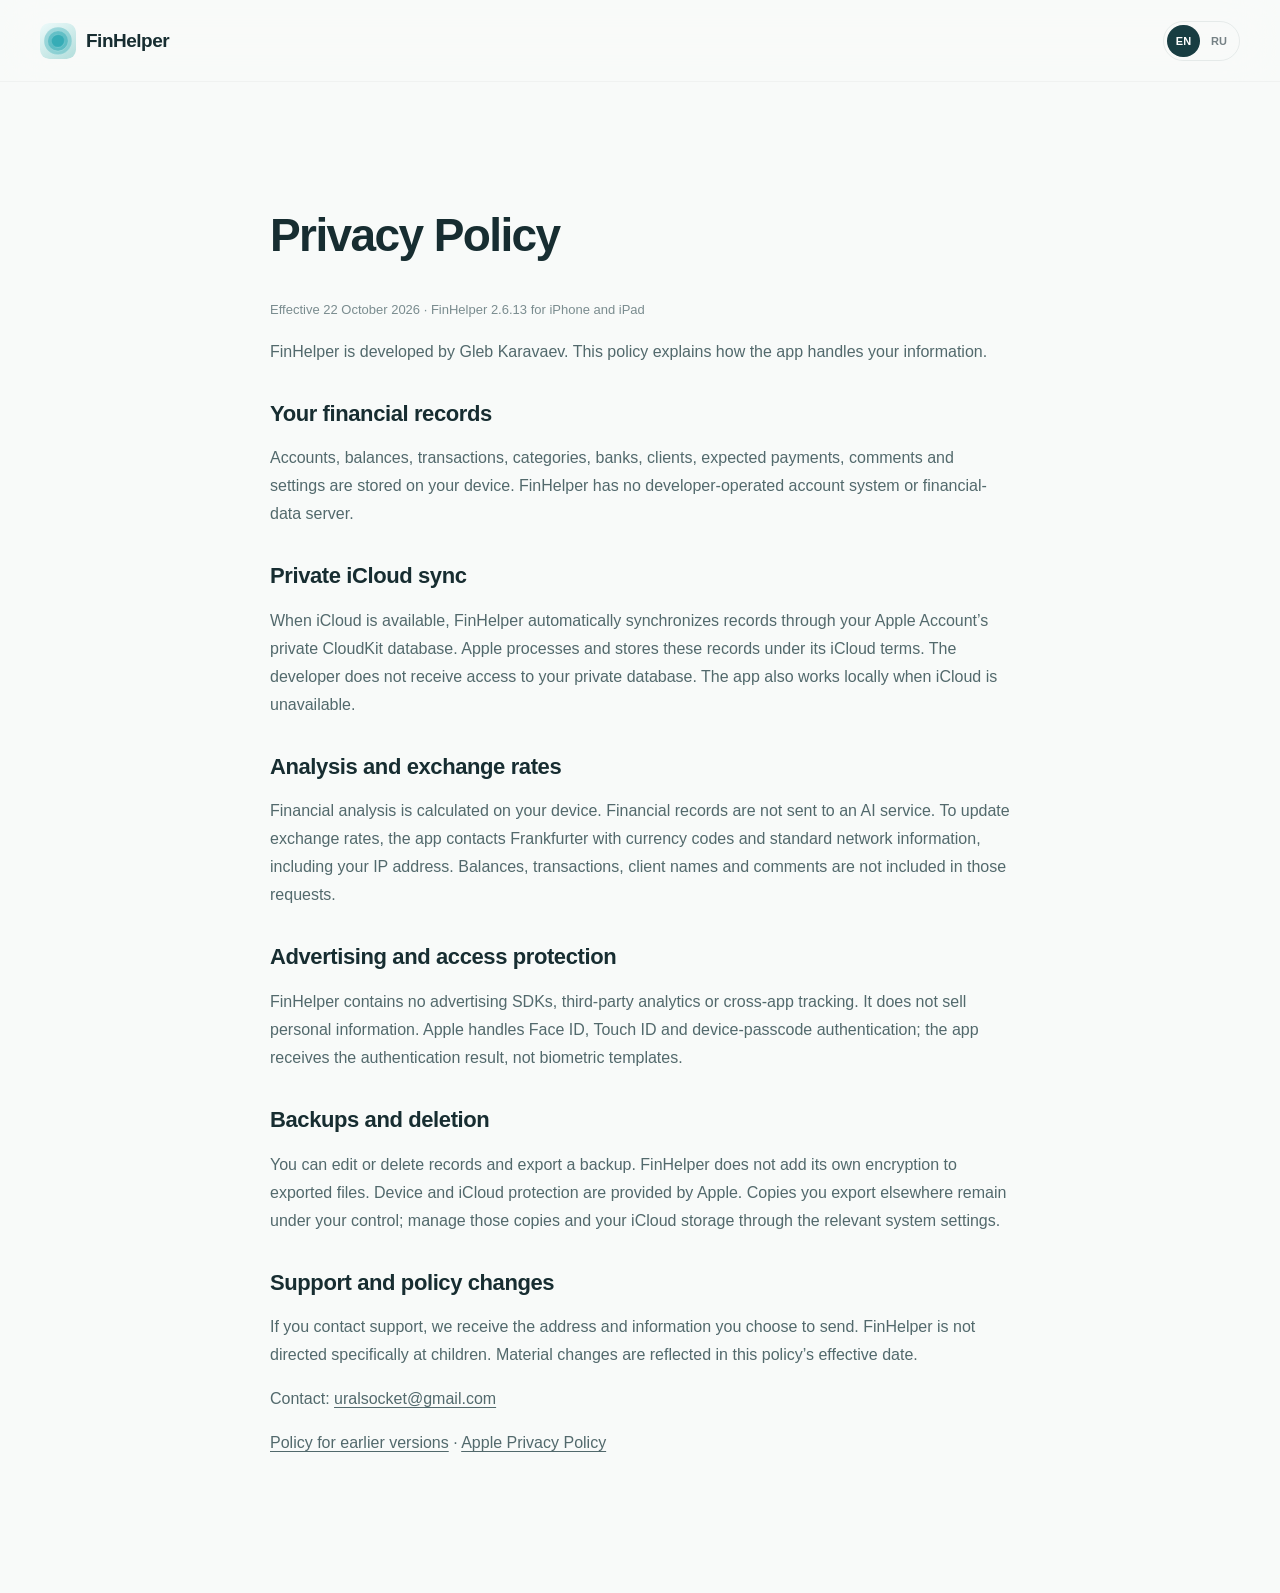
<file: finhelper/privacy/index.html>
<!doctype html>
<html lang="en"><head><meta charset="utf-8"><meta name="viewport" content="width=device-width,initial-scale=1"><title>FinHelper — Privacy Policy</title><meta name="description" content="How FinHelper handles your financial records, iCloud sync and exchange rates."><link rel="canonical" href="https://gleb.day/finhelper/privacy/"><link rel="icon" href="../assets/mark.svg" type="image/svg+xml"><link rel="stylesheet" href="../style.css?v=75"><style>.policy{max-width:740px}.policy h1{font-size:46px;line-height:1.1;letter-spacing:-1.6px}.policy h2{font-size:22px;line-height:1.3;letter-spacing:-.4px;margin:34px 0 10px}.policy p{font-size:16px;line-height:1.75;color:#52696c}.policy .date{font-size:13px;color:#7a8c8f}.policy a{text-decoration:underline;text-underline-offset:3px}[hidden]{display:none!important}</style></head>
<body><header class="topbar"><a class="brand" href="../"><img src="../assets/mark.svg" width="36" height="36" alt=""><span>FinHelper</span></a><nav class="language" aria-label="Language"><button data-policy-language="en" aria-pressed="true">EN</button><button data-policy-language="ru" aria-pressed="false">RU</button></nav></header>
<main class="section-wrap support-page policy">
<article lang="en" data-policy="en">
<h1>Privacy Policy</h1><p class="date">Effective 22 October 2026 · FinHelper 2.6.13 for iPhone and iPad</p>
<p>FinHelper is developed by Gleb Karavaev. This policy explains how the app handles your information.</p>
<h2>Your financial records</h2><p>Accounts, balances, transactions, categories, banks, clients, expected payments, comments and settings are stored on your device. FinHelper has no developer-operated account system or financial-data server.</p>
<h2>Private iCloud sync</h2><p>When iCloud is available, FinHelper automatically synchronizes records through your Apple Account’s private CloudKit database. Apple processes and stores these records under its iCloud terms. The developer does not receive access to your private database. The app also works locally when iCloud is unavailable.</p>
<h2>Analysis and exchange rates</h2><p>Financial analysis is calculated on your device. Financial records are not sent to an AI service. To update exchange rates, the app contacts Frankfurter with currency codes and standard network information, including your IP address. Balances, transactions, client names and comments are not included in those requests.</p>
<h2>Advertising and access protection</h2><p>FinHelper contains no advertising SDKs, third-party analytics or cross-app tracking. It does not sell personal information. Apple handles Face ID, Touch ID and device-passcode authentication; the app receives the authentication result, not biometric templates.</p>
<h2>Backups and deletion</h2><p>You can edit or delete records and export a backup. FinHelper does not add its own encryption to exported files. Device and iCloud protection are provided by Apple. Copies you export elsewhere remain under your control; manage those copies and your iCloud storage through the relevant system settings.</p>
<h2>Support and policy changes</h2><p>If you contact support, we receive the address and information you choose to send. FinHelper is not directed specifically at children. Material changes are reflected in this policy’s effective date.</p>
<p>Contact: <a href="mailto:uralsocket@gmail.com">uralsocket@gmail.com</a></p><p><a href="./archive-2026-09.html">Policy for earlier versions</a> · <a href="https://www.apple.com/legal/privacy/">Apple Privacy Policy</a></p>
</article>
<article lang="ru" data-policy="ru" hidden>
<h1>Политика конфиденциальности</h1><p class="date">Действует с 22 октября 2026 · FinHelper 2.6.13 для iPhone и iPad</p>
<p>Разработчик FinHelper — Gleb Karavaev. Эта политика описывает обработку информации приложением.</p>
<h2>Финансовые записи</h2><p>Счета, балансы, операции, категории, банки, клиенты, ожидаемые выплаты, комментарии и настройки хранятся на вашем устройстве. У FinHelper нет системы учётных записей или сервера разработчика, получающего финансовые данные.</p>
<h2>Приватная синхронизация iCloud</h2><p>При доступном iCloud FinHelper автоматически синхронизирует записи через приватную базу CloudKit вашего Аккаунта Apple. Apple обрабатывает и хранит эти данные по условиям iCloud. Разработчик не получает доступ к вашей приватной базе. Если iCloud недоступен, приложение продолжает работать локально.</p>
<h2>Анализ и курсы валют</h2><p>Финансовый анализ рассчитывается на устройстве. Финансовые записи не отправляются в ИИ-сервисы. Для обновления курсов приложение обращается к Frankfurter: передаются коды валют и обычные сетевые сведения, включая IP-адрес. Балансы, операции, имена клиентов и комментарии в эти запросы не входят.</p>
<h2>Реклама и защита доступа</h2><p>В FinHelper нет рекламных SDK, сторонней аналитики и межприложенческого отслеживания. Персональные данные не продаются. Face ID, Touch ID и проверку код-пароля обрабатывает Apple: приложение получает результат проверки, а не биометрические шаблоны.</p>
<h2>Резервные копии и удаление</h2><p>Вы можете изменять и удалять записи, а также экспортировать резервную копию. FinHelper не добавляет собственное шифрование к экспортированным файлам. Защиту устройства и iCloud обеспечивает Apple. Копии, сохранённые в других местах, остаются под вашим контролем; ими и хранилищем iCloud можно управлять через соответствующие системные настройки.</p>
<h2>Поддержка и изменения политики</h2><p>При обращении в поддержку мы получаем адрес и сведения, которые вы решили отправить. Приложение не предназначено специально для детей. Существенные изменения отражаются в дате действия этой политики.</p>
<p>Контакт: <a href="mailto:uralsocket@gmail.com">uralsocket@gmail.com</a></p><p><a href="./archive-2026-09.html">Политика для предыдущих версий</a> · <a href="https://www.apple.com/legal/privacy/">Политика Apple</a></p>
</article></main>
<script>document.querySelectorAll('[data-policy-language]').forEach(button=>button.addEventListener('click',()=>{const language=button.dataset.policyLanguage;document.documentElement.lang=language;document.title=language==='ru'?'FinHelper — Политика конфиденциальности':'FinHelper — Privacy Policy';document.querySelectorAll('[data-policy]').forEach(section=>section.hidden=section.dataset.policy!==language);document.querySelectorAll('[data-policy-language]').forEach(item=>item.setAttribute('aria-pressed',String(item===button)));}));</script>
</body></html>
</file>
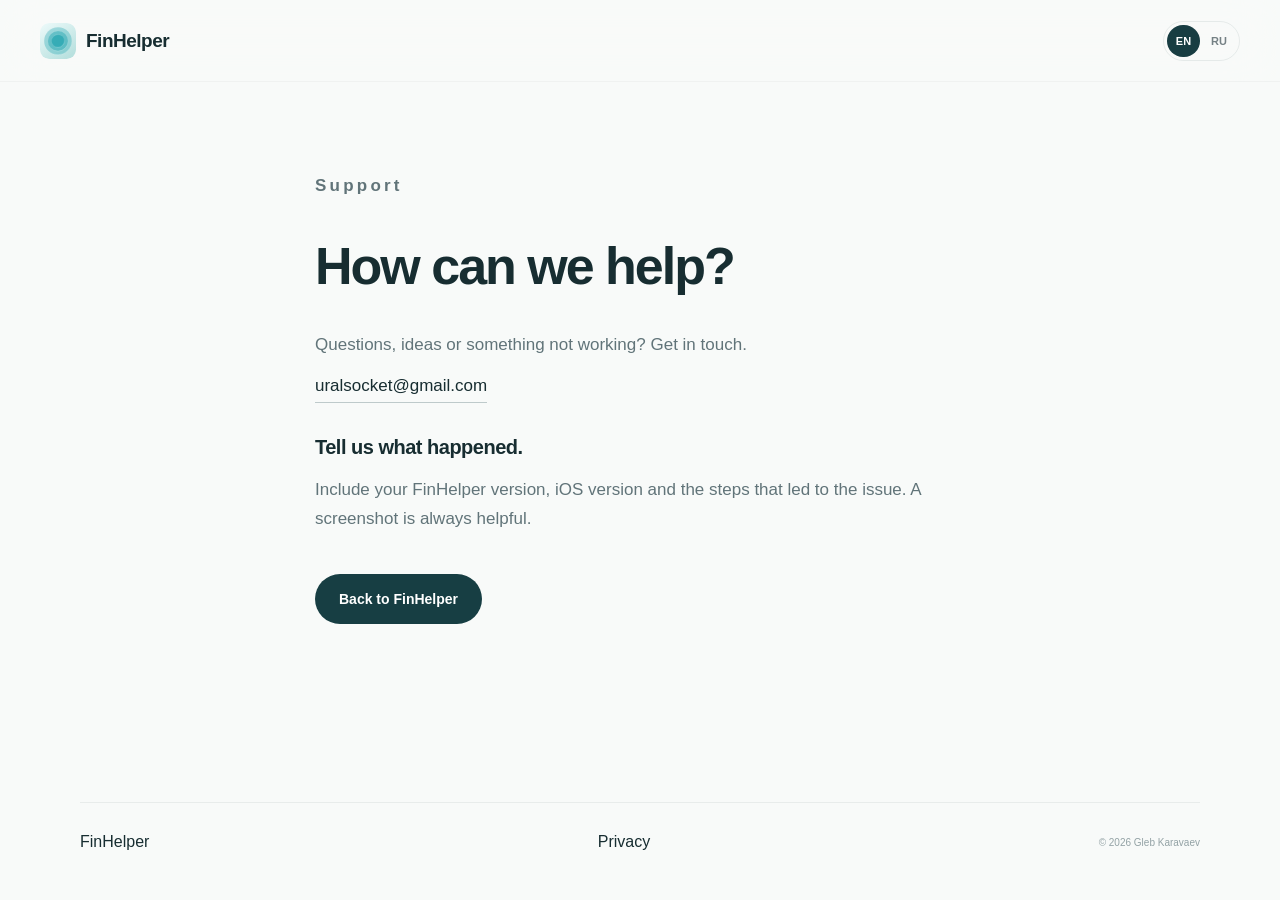
<file: finhelper/support/index.html>
<!doctype html><html lang="en"><head><meta charset="utf-8"><meta name="viewport" content="width=device-width,initial-scale=1"><title>FinHelper Support</title><meta name="description" content="Contact FinHelper support."><link rel="icon" type="image/svg+xml" href="../assets/mark.svg"><link rel="stylesheet" href="../style.css"><script src="../site.js" defer></script></head><body><header class="topbar"><a class="brand" href="../"><img src="../assets/mark.svg" width="36" height="36" alt=""><span>FinHelper</span></a><div class="language" aria-label="Language"><button data-language="en" aria-pressed="true">EN</button><button data-language="ru" aria-pressed="false">RU</button></div></header><main class="section-wrap support-page"><p class="eyebrow" data-i18n="support">Support</p><h1 data-i18n="supportTitle">How can we help?</h1><p data-i18n="supportBody">Questions, ideas or something not working? Get in touch.</p><a class="text-link" href="mailto:uralsocket@gmail.com">uralsocket@gmail.com</a><section><h3 data-i18n="reportTitle">Tell us what happened.</h3><p data-i18n="reportBody">Include your FinHelper version, iOS version and the steps that led to the issue. A screenshot is always helpful.</p></section><section><a class="button" href="../" data-i18n="back">Back to FinHelper</a></section></main><footer class="section-wrap"><span>FinHelper</span><a href="../privacy/" data-i18n="privacy">Privacy</a><small>© 2026 Gleb Karavaev</small></footer></body></html>
</file>
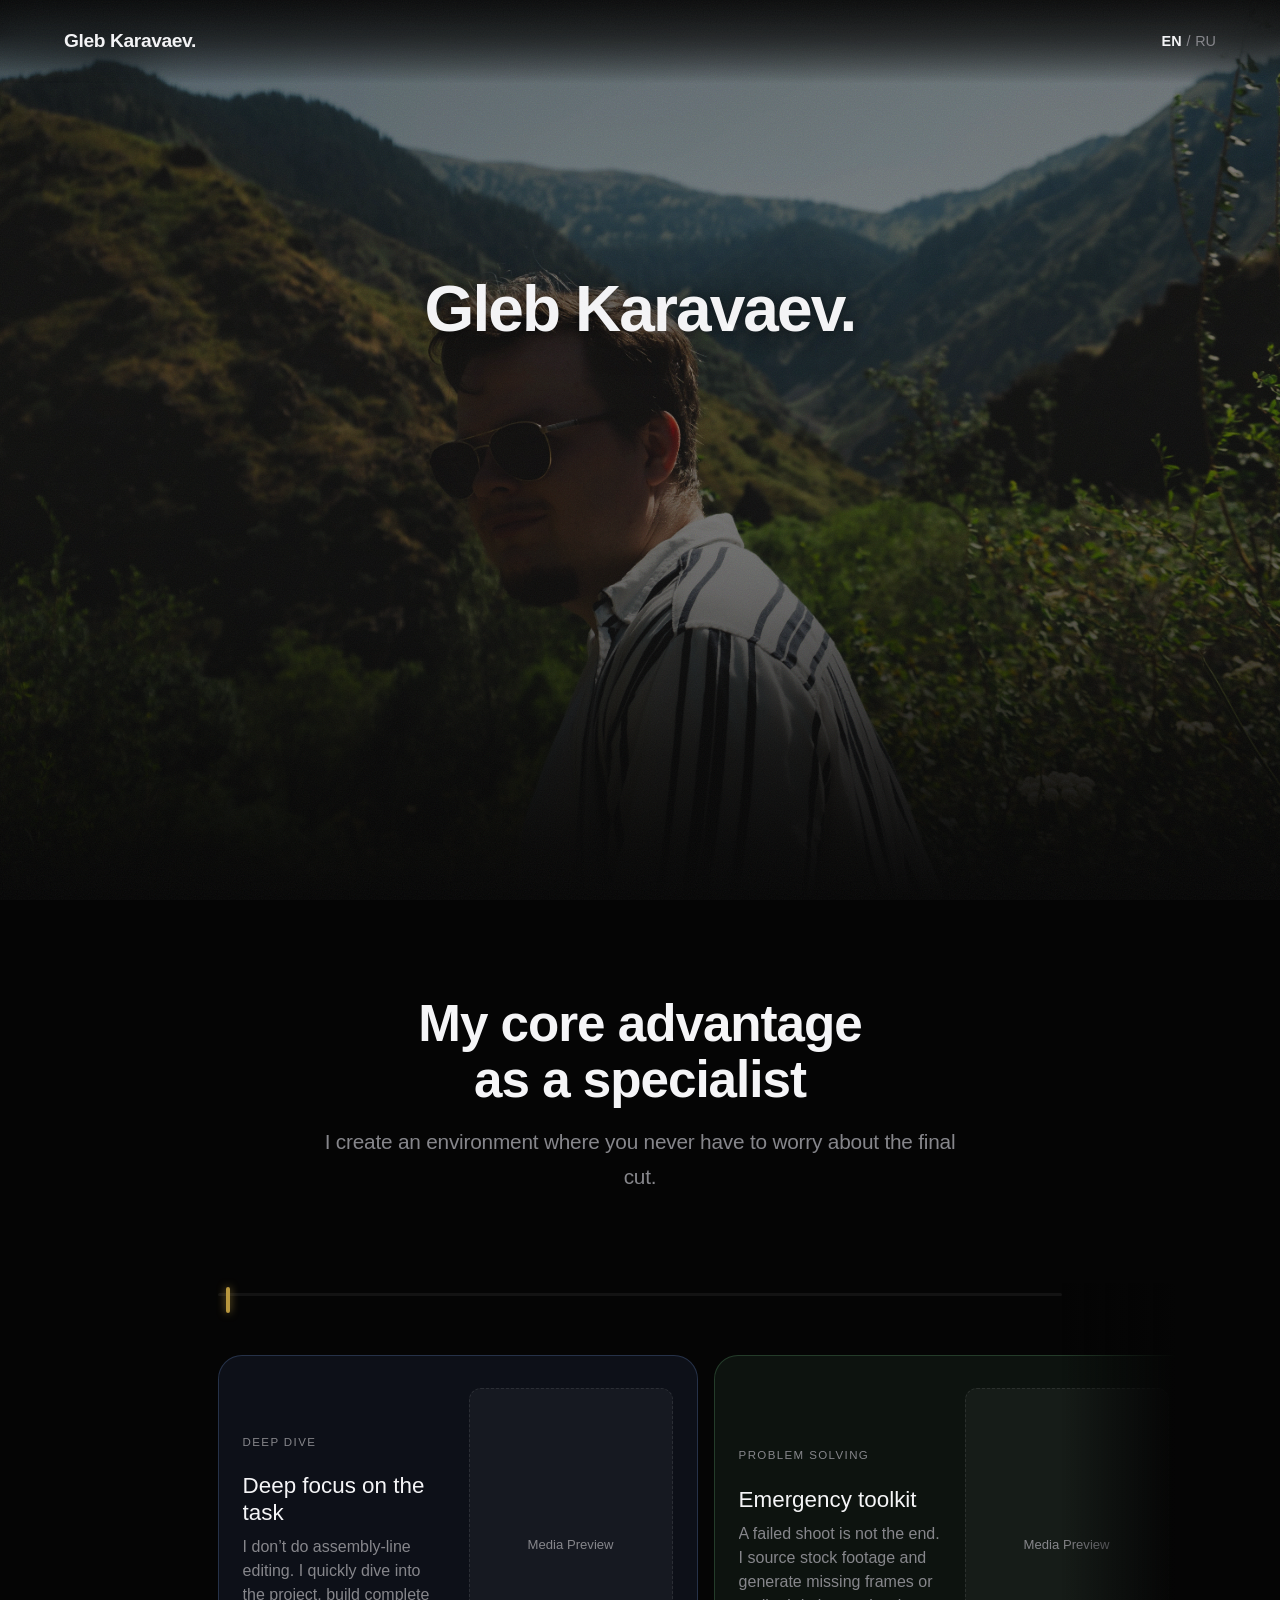
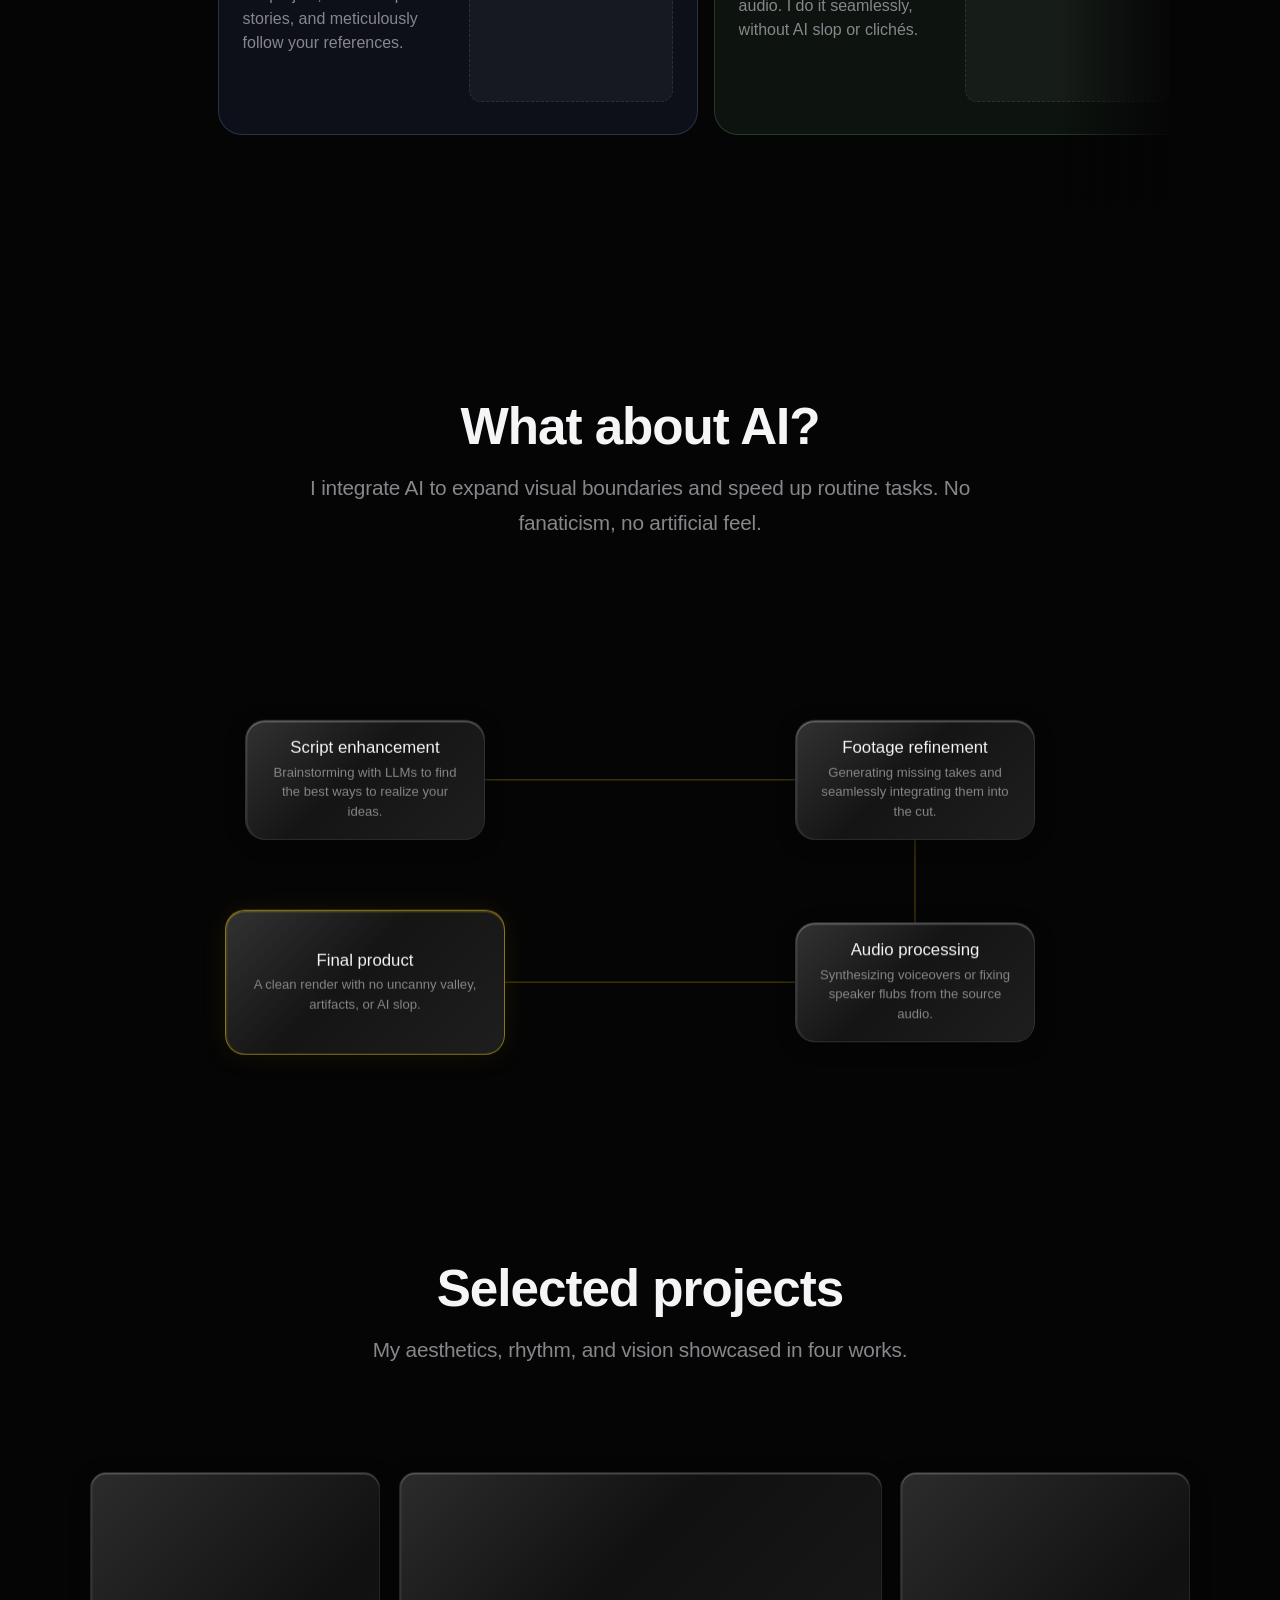
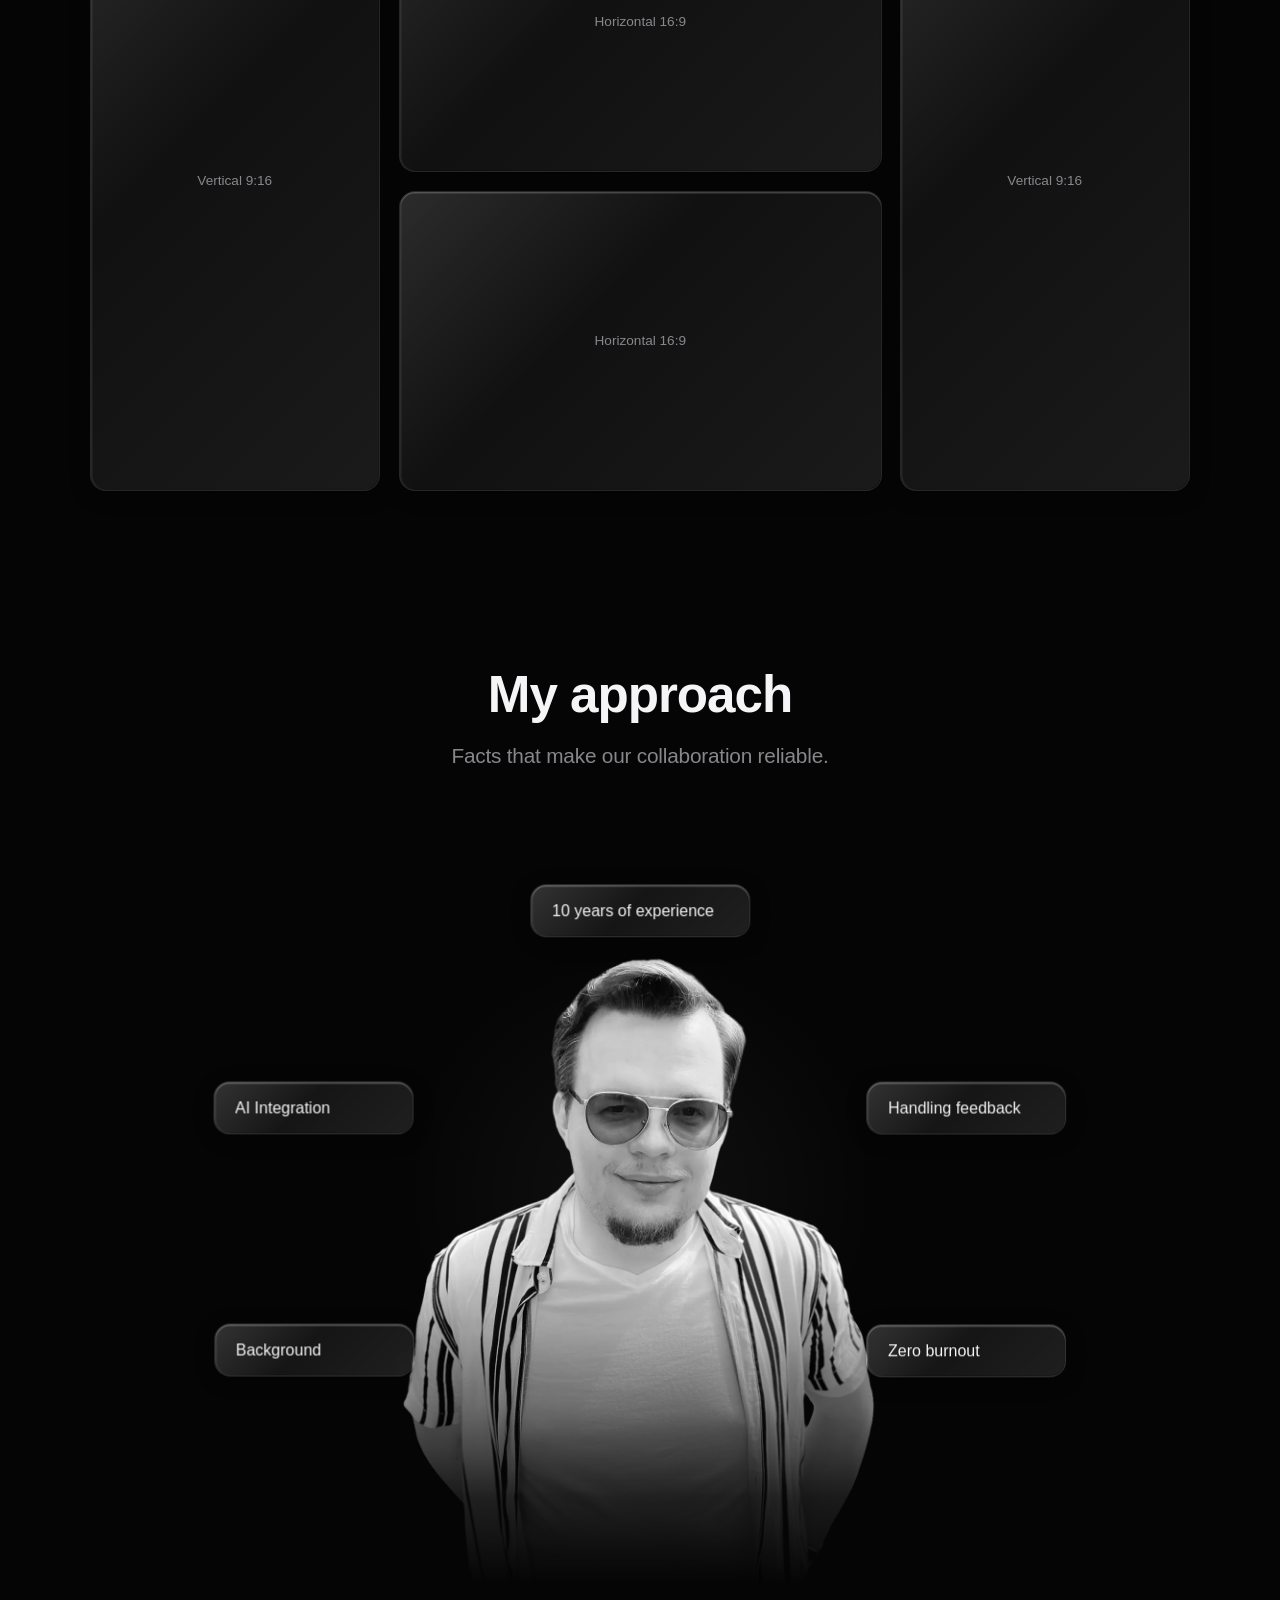
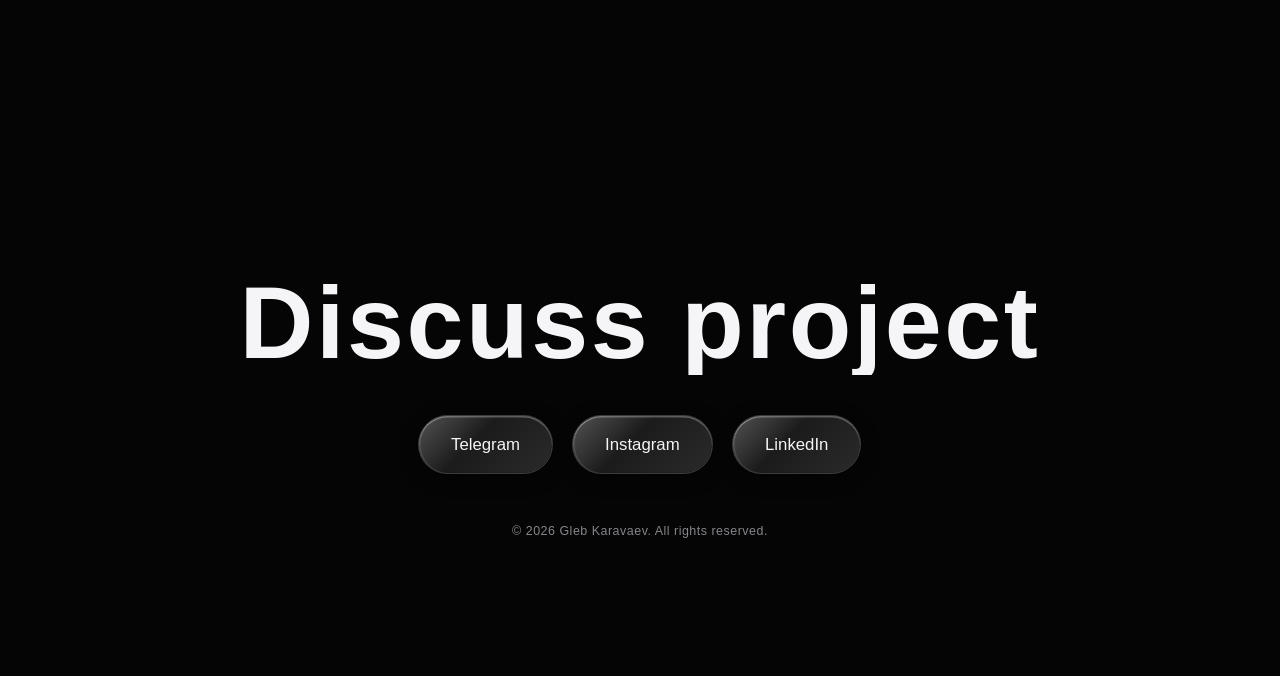
<file: dev.html>
<!DOCTYPE html>
<html lang="en">
<head>
    <meta charset="UTF-8">
    <meta name="viewport" content="width=device-width, initial-scale=1.0">
    <title data-i18n-title-en="Gleb Karavaev | Post-Production & AI Expert" data-i18n-title-ru="Глеб Каравaев | Пост-продакшн и ИИ">Gleb Karavaev | Post-Production & AI Expert</title>
    <link rel="stylesheet" href="css/style.css">
</head>
<body>

    <div class="cursor-dot" aria-hidden="true"></div>
    <div class="cursor-ring" aria-hidden="true"></div>

    <header class="header">
        <div class="logo" data-i18n="nav.logo">Gleb Karavaev.</div>
        <div class="lang-switch" id="lang-switch">
            <span class="lang-opt" data-lang="en">EN</span>
            <span class="divider">/</span>
            <span class="lang-opt" data-lang="ru">RU</span>
        </div>
    </header>

    <section class="hero">
        <div class="hero-bg"></div>
        <div class="hero-content">
            <div class="title-wrapper type-animate">
                <h1 id="hero-title">
                    <span class="hero-line-wrapper"><span class="hero-line-content" data-i18n="hero.line1">Gleb Karavaev.</span></span>
                    <span class="hero-line-wrapper"><span class="hero-line-content" data-i18n="hero.line2">Full-cycle video editor.</span></span>
                </h1>
                <div class="type-cursor"></div>
            </div>
            <p class="body-text glow-text fade-in-desc" data-i18n="hero.desc">
                I take on the entire project assembly: editing, motion graphics, sound design, and color grading. You provide the footage and vision—I deliver the final product. I work with production teams and clients, saving you from sleepless nights.
            </p>
            <div class="hero-buttons fade-in-desc">
                <a href="#pipeline" class="btn-primary magnetic-btn" data-i18n="hero.btn1">Overview</a>
                <a href="#footer"   class="btn-secondary magnetic-btn" data-i18n="hero.btn2">Discuss project</a>
            </div>
        </div>
    </section>

    <section id="pipeline" class="bento-section">
        <div class="section-header">
            <h2 class="glow-text fade-in-desc" data-i18n-html="pipeline.h2">My core advantage<br>as a specialist</h2>
            <p class="body-text glow-text fade-in-desc" data-i18n="pipeline.p">
                I create an environment where you never have to worry about the final cut.
            </p>
        </div>
        <div class="bento-wrapper fade-in-desc">
            <div class="playhead-track">
                <div class="playhead-needle">
                    <div class="timecode">00:00:00:00</div>
                </div>
            </div>
            <div class="bento-fade left"></div>
            <div class="bento-fade right"></div>
            <div class="bento-container">

                <div class="bento-card reveal">
                    <div class="bento-card-inner role-video">
                        <div class="bento-content">
                            <div class="bento-text">
                                <div class="bento-label" data-i18n="bento1.label">Deep Dive</div>
                                <h3 class="glow-text" data-i18n="bento1.h3">Deep focus on the task</h3>
                                <p class="glow-text" data-i18n="bento1.p">I don’t do assembly-line editing. I quickly dive into the project, build complete stories, and meticulously follow your references.</p>
                            </div>
                            <div class="media-placeholder">Media Preview</div>
                        </div>
                    </div>
                    <div class="resizer-handle"><div class="resizer-line"></div></div>
                </div>

                <div class="bento-card reveal">
                    <div class="bento-card-inner role-audio">
                        <div class="bento-content">
                            <div class="bento-text">
                                <div class="bento-label" data-i18n="bento2.label">Problem Solving</div>
                                <h3 class="glow-text" data-i18n="bento2.h3">Emergency toolkit</h3>
                                <p class="glow-text" data-i18n="bento2.p">A failed shoot is not the end. I source stock footage and generate missing frames or audio. I do it seamlessly, without AI slop or clichés.</p>
                            </div>
                            <div class="media-placeholder">Media Preview</div>
                        </div>
                    </div>
                    <div class="resizer-handle"><div class="resizer-line"></div></div>
                </div>

                <div class="bento-card reveal">
                    <div class="bento-card-inner role-vfx">
                        <div class="bento-content">
                            <div class="bento-text">
                                <div class="bento-label" data-i18n="bento3.label">Peace of Mind</div>
                                <h3 class="glow-text" data-i18n="bento3.h3">One specialist — one variable</h3>
                                <p class="glow-text" data-i18n="bento3.p">No endless approval loops. We discuss the task once, and you get a predictable, high-quality result.</p>
                            </div>
                            <div class="media-placeholder">Media Preview</div>
                        </div>
                    </div>
                    <div class="resizer-handle"><div class="resizer-line"></div></div>
                </div>

                <div class="bento-card reveal">
                    <div class="bento-card-inner role-master">
                        <div class="bento-content">
                            <div class="bento-text">
                                <div class="bento-label" data-i18n="bento4.label">Freedom</div>
                                <h3 class="glow-text" data-i18n="bento4.h3">A well-rested team</h3>
                                <p class="glow-text" data-i18n="bento4.p">I cover the entire post-production process, giving you the freedom to focus on what matters and not worry about the final delivery.</p>
                            </div>
                            <div class="media-placeholder">Media Preview</div>
                        </div>
                    </div>
                    <div class="resizer-handle"><div class="resizer-line"></div></div>
                </div>

            </div>
        </div>
    </section>

    <section id="innovations" class="nodes-section">
        <div class="section-header">
            <h2 class="glow-text fade-in-desc" data-i18n="nodes.h2">What about AI?</h2>
            <p class="body-text glow-text fade-in-desc" data-i18n="nodes.p">
                I integrate AI to expand visual boundaries and speed up routine tasks. No fanaticism, no artificial feel.
            </p>
        </div>
        <div class="nodes-wrapper fade-in-desc">
            <svg class="nodes-svg" width="100%" height="100%">
                <path class="node-line" id="line-1" d="M0,0 L0,0"></path>
                <path class="node-line" id="line-2" d="M0,0 L0,0"></path>
                <path class="node-line" id="line-3" d="M0,0 L0,0"></path>
            </svg>
            <div class="ai-node" data-chain-index="0">
                <h4 class="glow-text" data-i18n="node0.h4">Script enhancement</h4>
                <p class="glow-text" data-i18n="node0.p">Brainstorming with LLMs to find the best ways to realize your ideas.</p>
            </div>
            <div class="ai-node" data-chain-index="1">
                <h4 class="glow-text" data-i18n="node1.h4">Footage refinement</h4>
                <p class="glow-text" data-i18n="node1.p">Generating missing takes and seamlessly integrating them into the cut.</p>
            </div>
            <div class="ai-node" data-chain-index="2">
                <h4 class="glow-text" data-i18n="node2.h4">Audio processing</h4>
                <p class="glow-text" data-i18n="node2.p">Synthesizing voiceovers or fixing speaker flubs from the source audio.</p>
            </div>
            <div class="ai-node master-node" data-chain-index="3">
                <h4 class="glow-text" data-i18n="node3.h4">Final product</h4>
                <p class="glow-text" data-i18n="node3.p" style="font-size: 0.82rem; margin: 0; pointer-events: none;">A clean render with no uncanny valley, artifacts, or AI slop.</p>
            </div>
        </div>
    </section>

    <section id="portfolio" class="portfolio-section">
        <div class="section-header">
            <h2 class="glow-text fade-in-desc" data-i18n="portfolio.h2">Selected projects</h2>
            <p class="body-text glow-text fade-in-desc" data-i18n="portfolio.p">
                My aesthetics, rhythm, and vision showcased in four works.
            </p>
        </div>
        <div class="showcase-grid fade-in-desc">
            <div class="masonry-item"><div class="media-content">Vertical 9:16</div></div>
            <div class="masonry-item"><div class="media-content">Horizontal 16:9</div></div>
            <div class="masonry-item"><div class="media-content">Vertical 9:16</div></div>
            <div class="masonry-item"><div class="media-content">Horizontal 16:9</div></div>
        </div>
    </section>

    <section id="personal" class="personal-section">
        <div class="section-header">
            <h2 class="glow-text fade-in-desc" data-i18n="personal.h2">My approach</h2>
            <p class="body-text glow-text fade-in-desc" data-i18n="personal.p">
                Facts that make our collaboration reliable.
            </p>
        </div>
        <div class="hud-wrapper fade-in-desc">
            <div class="portrait-container" id="portrait-container">
                <div class="portrait-bg"></div>
                <img src="assets/portrait.webp" alt="Gleb Karavaev" class="portrait-img">
            </div>

            <div class="hud-cards">
                <div class="hud-block hud-block--top">
                    <h3 class="glow-text" data-i18n="hud.top.h3">10 years of experience</h3>
                    <div class="hud-desc"><p class="glow-text" data-i18n="hud.top.p">10 years in video production. I evolved from a camera operator to an editor—I know the entire pipeline from the inside out.</p></div>
                </div>
                <div class="hud-block hud-block--left-top">
                    <h3 class="glow-text" data-i18n="hud.lt.h3">AI Integration</h3>
                    <div class="hud-desc"><p class="glow-text" data-i18n="hud.lt.p">Implementing AI since 2022. I use up-to-date models and know exactly which tool fits a specific situation.</p></div>
                </div>
                <div class="hud-block hud-block--left-bot">
                    <h3 class="glow-text" data-i18n="hud.lb.h3">Background</h3>
                    <div class="hud-desc"><p class="glow-text" data-i18n="hud.lb.p">No traditional film school. I grew through self-education, on-set experience, and working with strong teams. I apply new knowledge immediately.</p></div>
                </div>
                <div class="hud-block hud-block--right-top">
                    <h3 class="glow-text" data-i18n="hud.rt.h3">Handling feedback</h3>
                    <div class="hud-desc"><p class="glow-text" data-i18n="hud.rt.p">I take feedback constructively, argue my creative choices, and keep calm on complex projects.</p></div>
                </div>
                <div class="hud-block hud-block--right-bot">
                    <h3 class="glow-text" data-i18n="hud.rb.h3">Zero burnout</h3>
                    <div class="hud-desc"><p class="glow-text" data-i18n="hud.rb.p">I live a real life, recharge between projects, and don't go crazy over work. My presence guarantees 100% dedication.</p></div>
                </div>
            </div>
        </div>
    </section>

    <footer id="footer" class="footer-section">
        <h1 class="glow-text giant-cta fade-in-desc" data-i18n="footer.cta">Discuss project</h1>
        <div class="footer-contacts fade-in-desc">
            <a href="https://t.me/gleb" target="_blank" class="btn-secondary magnetic-btn">Telegram</a>
            <a href="#" target="_blank" class="btn-secondary magnetic-btn">Instagram</a>
            <a href="#" target="_blank" class="btn-secondary magnetic-btn">LinkedIn</a>
        </div>
        <p class="footer-copy fade-in-desc" data-i18n="footer.copy">© 2026 Gleb Karavaev. All rights reserved.</p>
    </footer>

    <div class="cinema-overlay">
        <div class="cinema-close magnetic-btn">Close ✕</div>
        <div class="cinema-player-container"></div>
    </div>

    <script src="js/main.js"></script>
</body>
</html>
</file>
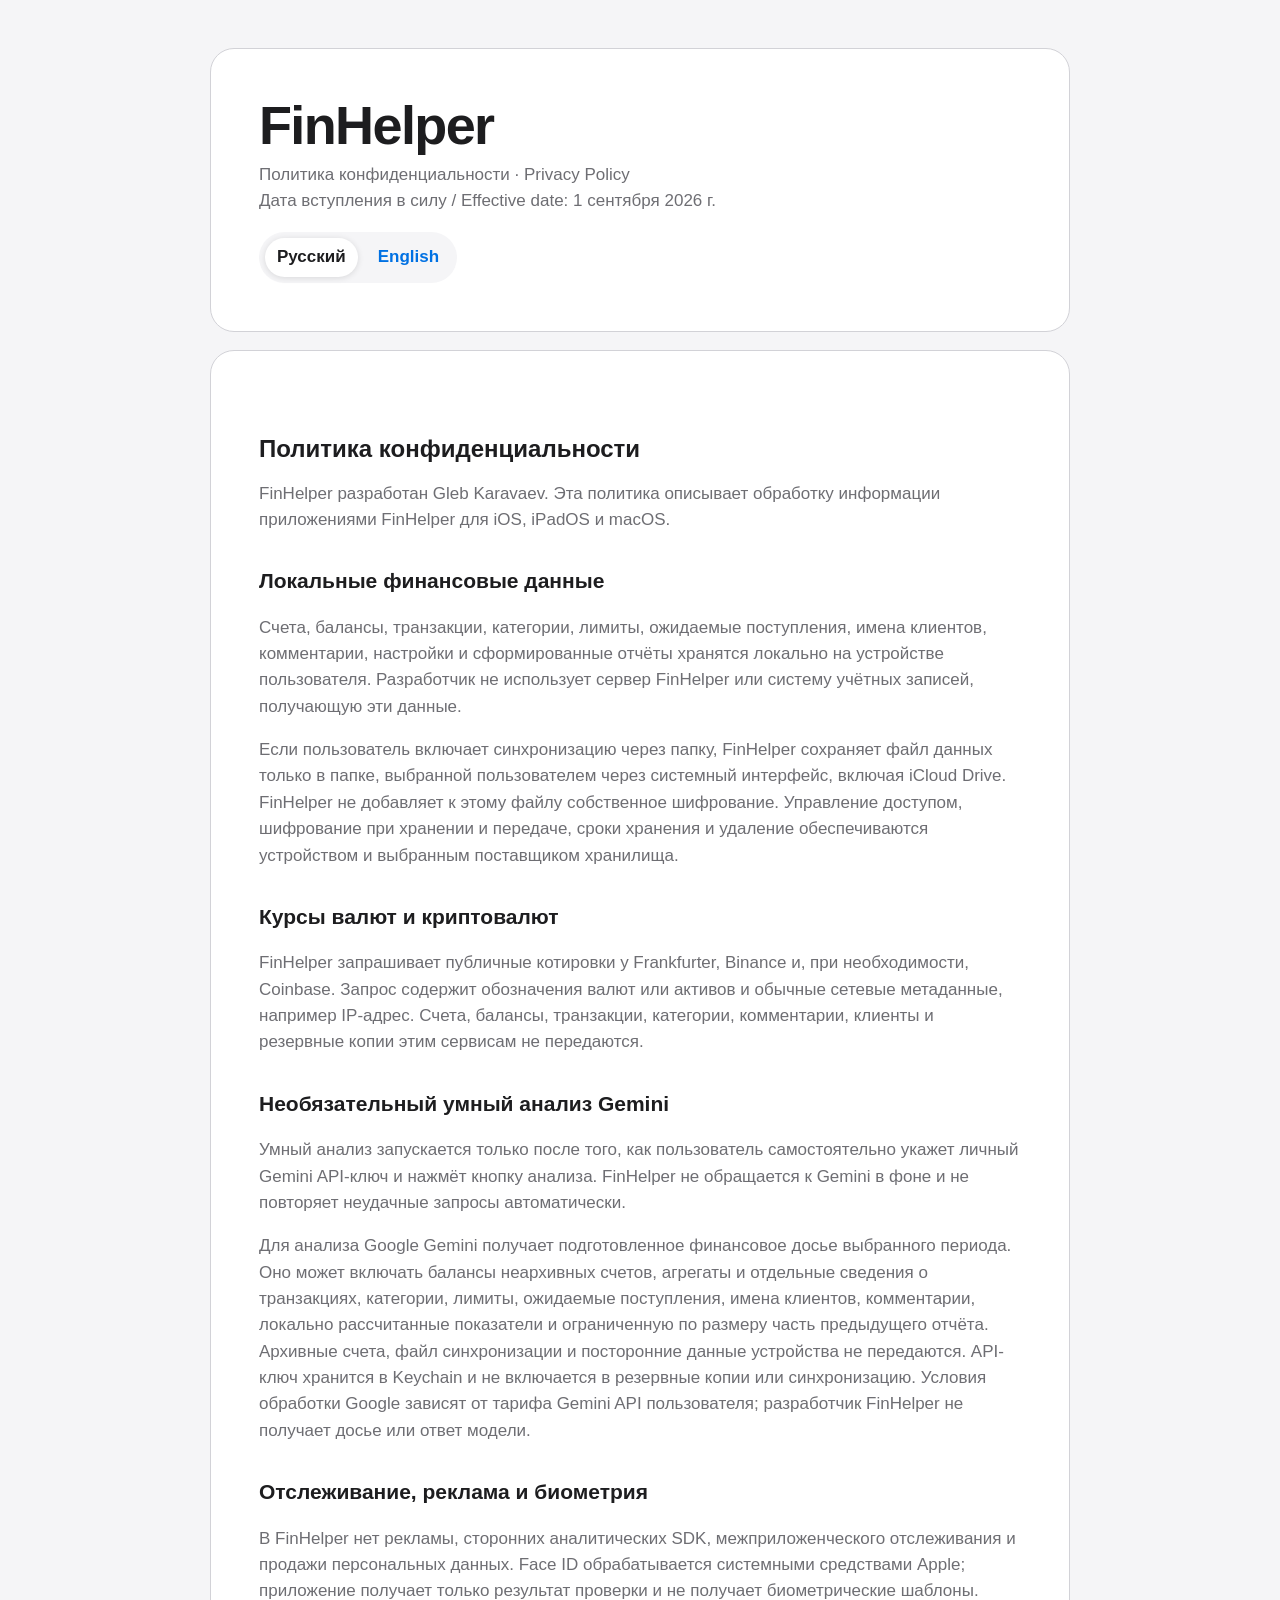
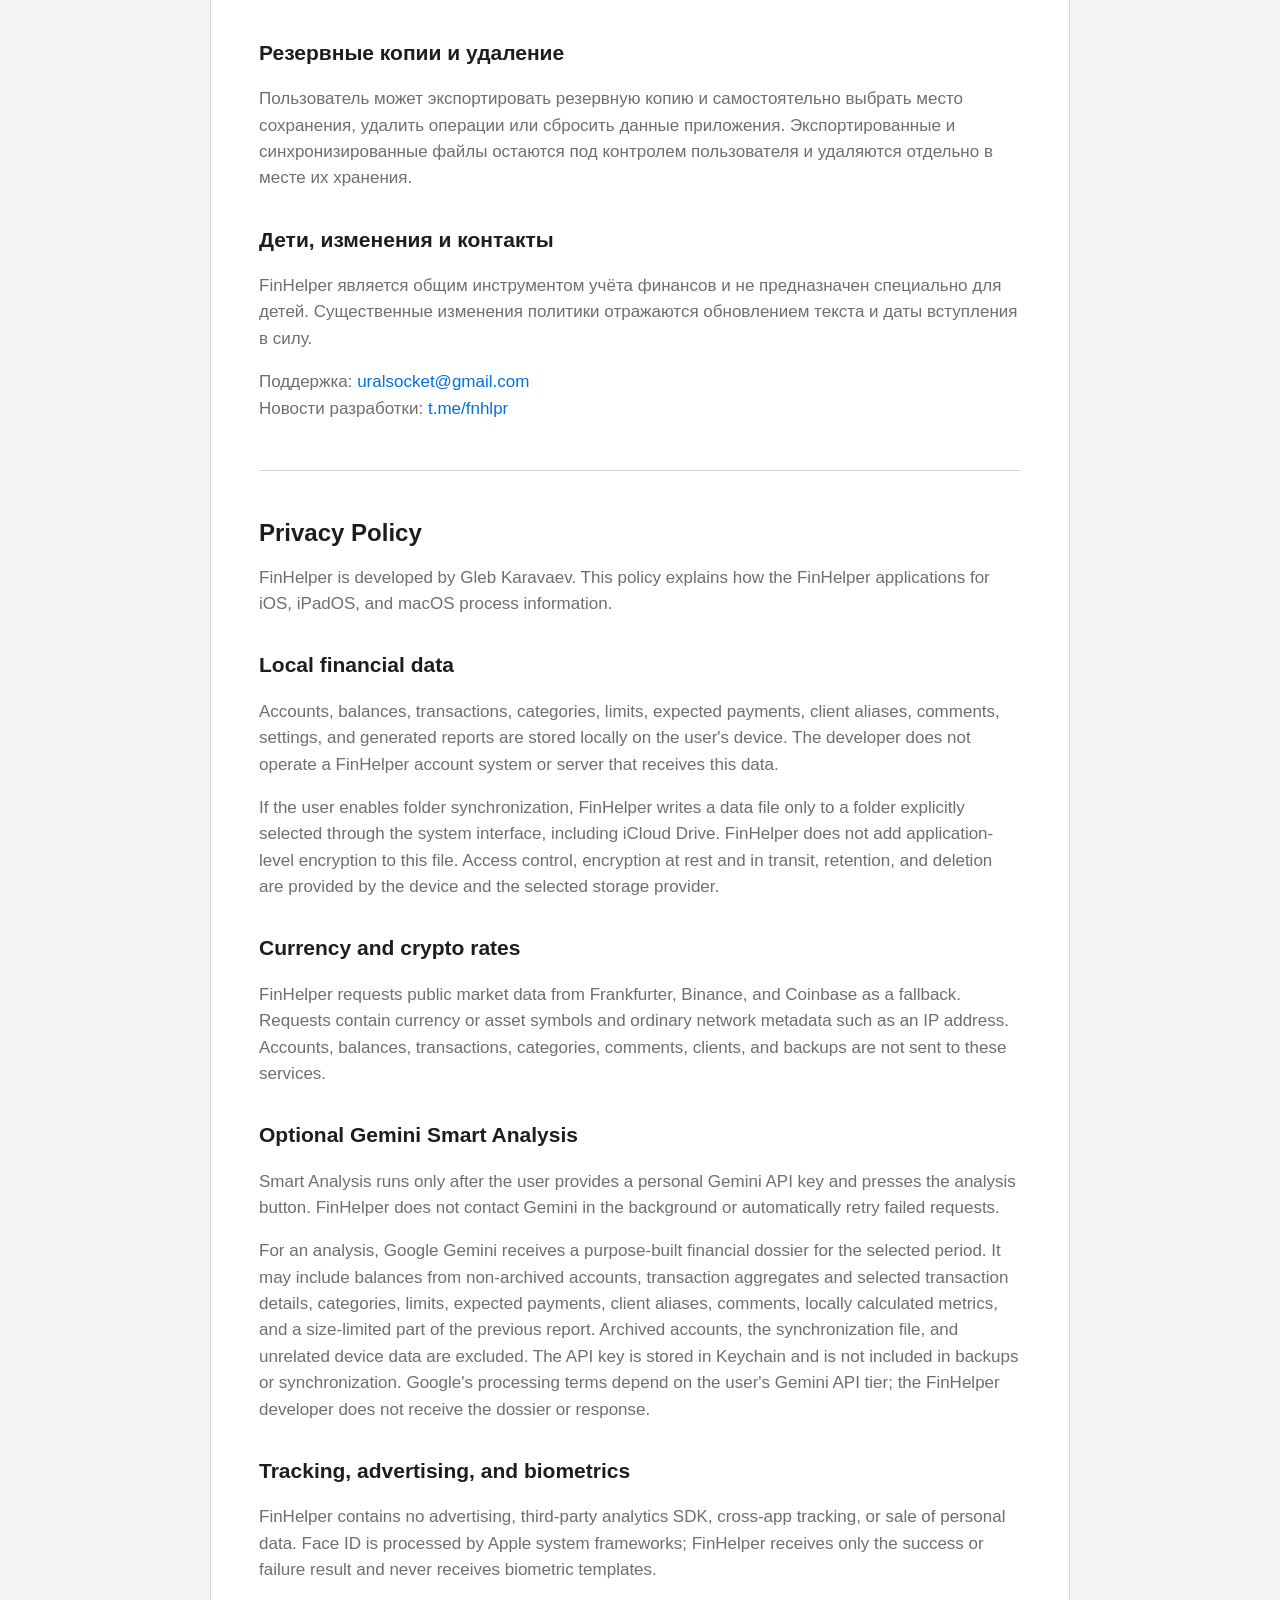
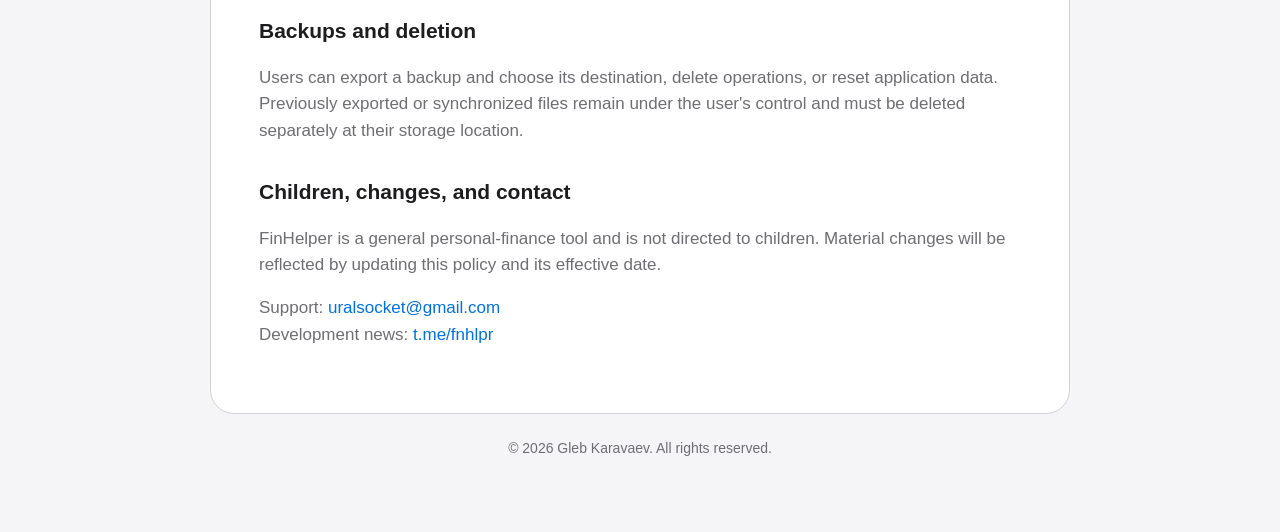
<file: finhelper/privacy/archive-2026-09.html>
<!doctype html>
<html lang="ru">
<head>
  <meta charset="utf-8">
  <meta name="viewport" content="width=device-width, initial-scale=1">
  <meta name="color-scheme" content="light dark">
  <title>FinHelper — Политика конфиденциальности</title>
  <meta name="description" content="Политика конфиденциальности приложения FinHelper.">
  <link rel="canonical" href="https://gleb.day/finhelper/privacy/">
  <style>
    :root { color-scheme: light dark; --bg:#f5f5f7; --card:#fff; --text:#1d1d1f; --muted:#6e6e73; --line:#d2d2d7; --accent:#0071e3; }
    @media (prefers-color-scheme: dark) { :root { --bg:#000; --card:#1c1c1e; --text:#f5f5f7; --muted:#a1a1a6; --line:#38383a; --accent:#2997ff; } }
    * { box-sizing:border-box; }
    body { margin:0; background:var(--bg); color:var(--text); font:17px/1.55 -apple-system,BlinkMacSystemFont,"SF Pro Text","Helvetica Neue",sans-serif; }
    main { width:min(860px,calc(100% - 32px)); margin:48px auto; }
    header,article { background:var(--card); border:1px solid var(--line); border-radius:24px; padding:clamp(24px,5vw,48px); }
    header { margin-bottom:18px; }
    h1 { margin:0 0 8px; font-size:clamp(34px,6vw,54px); line-height:1.05; letter-spacing:-.03em; }
    h2 { margin:36px 0 8px; font-size:24px; line-height:1.2; }
    h3 { margin:32px 0 8px; font-size:21px; }
    p,li { color:var(--muted); }
    a { color:var(--accent); text-decoration:none; }
    a:hover { text-decoration:underline; }
    .meta { margin:0; }
    .language { display:inline-flex; gap:8px; margin-top:18px; padding:6px; border-radius:999px; background:var(--bg); }
    .language a { padding:6px 12px; border-radius:999px; font-weight:600; }
    .language a:first-child { color:var(--text); background:var(--card); box-shadow:0 1px 6px rgba(0,0,0,.12); }
    .divider { height:1px; background:var(--line); margin:48px 0; }
    footer { padding:24px 8px; text-align:center; color:var(--muted); font-size:14px; }
    @media (max-width:600px) { main { margin:16px auto; } header,article { border-radius:18px; padding:22px; } }
  </style>
</head>
<body>
<main>
  <header>
    <h1>FinHelper</h1>
    <p class="meta">Политика конфиденциальности · Privacy Policy</p>
    <p class="meta">Дата вступления в силу / Effective date: 1 сентября 2026 г.</p>
    <nav class="language" aria-label="Language"><a href="#ru">Русский</a><a href="#en">English</a></nav>
  </header>

  <article>
    <section id="ru" lang="ru">
      <h2>Политика конфиденциальности</h2>
      <p>FinHelper разработан Gleb Karavaev. Эта политика описывает обработку информации приложениями FinHelper для iOS, iPadOS и macOS.</p>

      <h3>Локальные финансовые данные</h3>
      <p>Счета, балансы, транзакции, категории, лимиты, ожидаемые поступления, имена клиентов, комментарии, настройки и сформированные отчёты хранятся локально на устройстве пользователя. Разработчик не использует сервер FinHelper или систему учётных записей, получающую эти данные.</p>
      <p>Если пользователь включает синхронизацию через папку, FinHelper сохраняет файл данных только в папке, выбранной пользователем через системный интерфейс, включая iCloud Drive. FinHelper не добавляет к этому файлу собственное шифрование. Управление доступом, шифрование при хранении и передаче, сроки хранения и удаление обеспечиваются устройством и выбранным поставщиком хранилища.</p>

      <h3>Курсы валют и криптовалют</h3>
      <p>FinHelper запрашивает публичные котировки у Frankfurter, Binance и, при необходимости, Coinbase. Запрос содержит обозначения валют или активов и обычные сетевые метаданные, например IP-адрес. Счета, балансы, транзакции, категории, комментарии, клиенты и резервные копии этим сервисам не передаются.</p>

      <h3>Необязательный умный анализ Gemini</h3>
      <p>Умный анализ запускается только после того, как пользователь самостоятельно укажет личный Gemini API-ключ и нажмёт кнопку анализа. FinHelper не обращается к Gemini в фоне и не повторяет неудачные запросы автоматически.</p>
      <p>Для анализа Google Gemini получает подготовленное финансовое досье выбранного периода. Оно может включать балансы неархивных счетов, агрегаты и отдельные сведения о транзакциях, категории, лимиты, ожидаемые поступления, имена клиентов, комментарии, локально рассчитанные показатели и ограниченную по размеру часть предыдущего отчёта. Архивные счета, файл синхронизации и посторонние данные устройства не передаются. API-ключ хранится в Keychain и не включается в резервные копии или синхронизацию. Условия обработки Google зависят от тарифа Gemini API пользователя; разработчик FinHelper не получает досье или ответ модели.</p>

      <h3>Отслеживание, реклама и биометрия</h3>
      <p>В FinHelper нет рекламы, сторонних аналитических SDK, межприложенческого отслеживания и продажи персональных данных. Face ID обрабатывается системными средствами Apple; приложение получает только результат проверки и не получает биометрические шаблоны.</p>

      <h3>Резервные копии и удаление</h3>
      <p>Пользователь может экспортировать резервную копию и самостоятельно выбрать место сохранения, удалить операции или сбросить данные приложения. Экспортированные и синхронизированные файлы остаются под контролем пользователя и удаляются отдельно в месте их хранения.</p>

      <h3>Дети, изменения и контакты</h3>
      <p>FinHelper является общим инструментом учёта финансов и не предназначен специально для детей. Существенные изменения политики отражаются обновлением текста и даты вступления в силу.</p>
      <p>Поддержка: <a href="mailto:uralsocket@gmail.com">uralsocket@gmail.com</a><br>Новости разработки: <a href="https://t.me/fnhlpr">t.me/fnhlpr</a></p>
    </section>

    <div class="divider" role="separator"></div>

    <section id="en" lang="en">
      <h2>Privacy Policy</h2>
      <p>FinHelper is developed by Gleb Karavaev. This policy explains how the FinHelper applications for iOS, iPadOS, and macOS process information.</p>

      <h3>Local financial data</h3>
      <p>Accounts, balances, transactions, categories, limits, expected payments, client aliases, comments, settings, and generated reports are stored locally on the user's device. The developer does not operate a FinHelper account system or server that receives this data.</p>
      <p>If the user enables folder synchronization, FinHelper writes a data file only to a folder explicitly selected through the system interface, including iCloud Drive. FinHelper does not add application-level encryption to this file. Access control, encryption at rest and in transit, retention, and deletion are provided by the device and the selected storage provider.</p>

      <h3>Currency and crypto rates</h3>
      <p>FinHelper requests public market data from Frankfurter, Binance, and Coinbase as a fallback. Requests contain currency or asset symbols and ordinary network metadata such as an IP address. Accounts, balances, transactions, categories, comments, clients, and backups are not sent to these services.</p>

      <h3>Optional Gemini Smart Analysis</h3>
      <p>Smart Analysis runs only after the user provides a personal Gemini API key and presses the analysis button. FinHelper does not contact Gemini in the background or automatically retry failed requests.</p>
      <p>For an analysis, Google Gemini receives a purpose-built financial dossier for the selected period. It may include balances from non-archived accounts, transaction aggregates and selected transaction details, categories, limits, expected payments, client aliases, comments, locally calculated metrics, and a size-limited part of the previous report. Archived accounts, the synchronization file, and unrelated device data are excluded. The API key is stored in Keychain and is not included in backups or synchronization. Google's processing terms depend on the user's Gemini API tier; the FinHelper developer does not receive the dossier or response.</p>

      <h3>Tracking, advertising, and biometrics</h3>
      <p>FinHelper contains no advertising, third-party analytics SDK, cross-app tracking, or sale of personal data. Face ID is processed by Apple system frameworks; FinHelper receives only the success or failure result and never receives biometric templates.</p>

      <h3>Backups and deletion</h3>
      <p>Users can export a backup and choose its destination, delete operations, or reset application data. Previously exported or synchronized files remain under the user's control and must be deleted separately at their storage location.</p>

      <h3>Children, changes, and contact</h3>
      <p>FinHelper is a general personal-finance tool and is not directed to children. Material changes will be reflected by updating this policy and its effective date.</p>
      <p>Support: <a href="mailto:uralsocket@gmail.com">uralsocket@gmail.com</a><br>Development news: <a href="https://t.me/fnhlpr">t.me/fnhlpr</a></p>
    </section>
  </article>
  <footer>© 2026 Gleb Karavaev. All rights reserved.</footer>
</main>
</body>
</html>
</file>
<file: cmprs/promo.css>
*, ::before, ::after{--tw-border-spacing-x:0;--tw-border-spacing-y:0;--tw-translate-x:0;--tw-translate-y:0;--tw-rotate:0;--tw-skew-x:0;--tw-skew-y:0;--tw-scale-x:1;--tw-scale-y:1;--tw-pan-x: ;--tw-pan-y: ;--tw-pinch-zoom: ;--tw-scroll-snap-strictness:proximity;--tw-gradient-from-position: ;--tw-gradient-via-position: ;--tw-gradient-to-position: ;--tw-ordinal: ;--tw-slashed-zero: ;--tw-numeric-figure: ;--tw-numeric-spacing: ;--tw-numeric-fraction: ;--tw-ring-inset: ;--tw-ring-offset-width:0px;--tw-ring-offset-color:#fff;--tw-ring-color:rgb(59 130 246 / 0.5);--tw-ring-offset-shadow:0 0 #0000;--tw-ring-shadow:0 0 #0000;--tw-shadow:0 0 #0000;--tw-shadow-colored:0 0 #0000;--tw-blur: ;--tw-brightness: ;--tw-contrast: ;--tw-grayscale: ;--tw-hue-rotate: ;--tw-invert: ;--tw-saturate: ;--tw-sepia: ;--tw-drop-shadow: ;--tw-backdrop-blur: ;--tw-backdrop-brightness: ;--tw-backdrop-contrast: ;--tw-backdrop-grayscale: ;--tw-backdrop-hue-rotate: ;--tw-backdrop-invert: ;--tw-backdrop-opacity: ;--tw-backdrop-saturate: ;--tw-backdrop-sepia: ;--tw-contain-size: ;--tw-contain-layout: ;--tw-contain-paint: ;--tw-contain-style: }::backdrop{--tw-border-spacing-x:0;--tw-border-spacing-y:0;--tw-translate-x:0;--tw-translate-y:0;--tw-rotate:0;--tw-skew-x:0;--tw-skew-y:0;--tw-scale-x:1;--tw-scale-y:1;--tw-pan-x: ;--tw-pan-y: ;--tw-pinch-zoom: ;--tw-scroll-snap-strictness:proximity;--tw-gradient-from-position: ;--tw-gradient-via-position: ;--tw-gradient-to-position: ;--tw-ordinal: ;--tw-slashed-zero: ;--tw-numeric-figure: ;--tw-numeric-spacing: ;--tw-numeric-fraction: ;--tw-ring-inset: ;--tw-ring-offset-width:0px;--tw-ring-offset-color:#fff;--tw-ring-color:rgb(59 130 246 / 0.5);--tw-ring-offset-shadow:0 0 #0000;--tw-ring-shadow:0 0 #0000;--tw-shadow:0 0 #0000;--tw-shadow-colored:0 0 #0000;--tw-blur: ;--tw-brightness: ;--tw-contrast: ;--tw-grayscale: ;--tw-hue-rotate: ;--tw-invert: ;--tw-saturate: ;--tw-sepia: ;--tw-drop-shadow: ;--tw-backdrop-blur: ;--tw-backdrop-brightness: ;--tw-backdrop-contrast: ;--tw-backdrop-grayscale: ;--tw-backdrop-hue-rotate: ;--tw-backdrop-invert: ;--tw-backdrop-opacity: ;--tw-backdrop-saturate: ;--tw-backdrop-sepia: ;--tw-contain-size: ;--tw-contain-layout: ;--tw-contain-paint: ;--tw-contain-style: }/* ! tailwindcss v3.4.17 | MIT License | https://tailwindcss.com */*,::after,::before{box-sizing:border-box;border-width:0;border-style:solid;border-color:#e5e7eb}::after,::before{--tw-content:''}:host,html{line-height:1.5;-webkit-text-size-adjust:100%;-moz-tab-size:4;tab-size:4;font-family:ui-sans-serif, system-ui, sans-serif, "Apple Color Emoji", "Segoe UI Emoji", "Segoe UI Symbol", "Noto Color Emoji";font-feature-settings:normal;font-variation-settings:normal;-webkit-tap-highlight-color:transparent}body{margin:0;line-height:inherit}hr{height:0;color:inherit;border-top-width:1px}abbr:where([title]){-webkit-text-decoration:underline dotted;text-decoration:underline dotted}h1,h2,h3,h4,h5,h6{font-size:inherit;font-weight:inherit}a{color:inherit;text-decoration:inherit}b,strong{font-weight:bolder}code,kbd,pre,samp{font-family:ui-monospace, SFMono-Regular, Menlo, Monaco, Consolas, "Liberation Mono", "Courier New", monospace;font-feature-settings:normal;font-variation-settings:normal;font-size:1em}small{font-size:80%}sub,sup{font-size:75%;line-height:0;position:relative;vertical-align:baseline}sub{bottom:-.25em}sup{top:-.5em}table{text-indent:0;border-color:inherit;border-collapse:collapse}button,input,optgroup,select,textarea{font-family:inherit;font-feature-settings:inherit;font-variation-settings:inherit;font-size:100%;font-weight:inherit;line-height:inherit;letter-spacing:inherit;color:inherit;margin:0;padding:0}button,select{text-transform:none}button,input:where([type=button]),input:where([type=reset]),input:where([type=submit]){-webkit-appearance:button;background-color:transparent;background-image:none}:-moz-focusring{outline:auto}:-moz-ui-invalid{box-shadow:none}progress{vertical-align:baseline}::-webkit-inner-spin-button,::-webkit-outer-spin-button{height:auto}[type=search]{-webkit-appearance:textfield;outline-offset:-2px}::-webkit-search-decoration{-webkit-appearance:none}::-webkit-file-upload-button{-webkit-appearance:button;font:inherit}summary{display:list-item}blockquote,dd,dl,figure,h1,h2,h3,h4,h5,h6,hr,p,pre{margin:0}fieldset{margin:0;padding:0}legend{padding:0}menu,ol,ul{list-style:none;margin:0;padding:0}dialog{padding:0}textarea{resize:vertical}input::placeholder,textarea::placeholder{opacity:1;color:#9ca3af}[role=button],button{cursor:pointer}:disabled{cursor:default}audio,canvas,embed,iframe,img,object,svg,video{display:block;vertical-align:middle}img,video{max-width:100%;height:auto}[hidden]:where(:not([hidden=until-found])){display:none}.absolute{position:absolute}.relative{position:relative}.inset-0{inset:0px}.top-0{top:0px}.bottom-6{bottom:1.5rem}.right-6{right:1.5rem}.z-40{z-index:40}.order-1{order:1}.order-2{order:2}.mx-auto{margin-left:auto;margin-right:auto}.mb-10{margin-bottom:2.5rem}.mb-8{margin-bottom:2rem}.mb-16{margin-bottom:4rem}.mb-2{margin-bottom:0.5rem}.mb-6{margin-bottom:1.5rem}.flex{display:flex}.inline-flex{display:inline-flex}.grid{display:grid}.hidden{display:none}.h-10{height:2.5rem}.h-20{height:5rem}.h-full{height:100%}.h-24{height:6rem}.min-h-\[720px\]{min-height:720px}.min-h-screen{min-height:100vh}.min-h-\[500px\]{min-height:500px}.w-10{width:2.5rem}.w-full{width:100%}.w-24{width:6rem}.min-w-\[240px\]{min-width:240px}.max-w-sm{max-width:24rem}.max-w-6xl{max-width:72rem}.max-w-\[360px\]{max-width:360px}.max-w-md{max-width:28rem}.flex-1{flex:1 1 0%}@keyframes pulse{50%{opacity:.5}}.animate-pulse{animation:pulse 2s cubic-bezier(0.4, 0, 0.6, 1) infinite}.grid-cols-1{grid-template-columns:repeat(1, minmax(0, 1fr))}.grid-cols-2{grid-template-columns:repeat(2, minmax(0, 1fr))}.flex-col{flex-direction:column}.items-start{align-items:flex-start}.items-center{align-items:center}.justify-center{justify-content:center}.justify-between{justify-content:space-between}.justify-around{justify-content:space-around}.gap-3{gap:0.75rem}.gap-4{gap:1rem}.gap-6{gap:1.5rem}.gap-12{gap:3rem}.gap-1{gap:0.25rem}.gap-8{gap:2rem}.gap-x-8{column-gap:2rem}.gap-y-4{row-gap:1rem}.overflow-hidden{overflow:hidden}.border-b{border-bottom-width:1px}.border-t{border-top-width:1px}.border-\[\#292923\]{--tw-border-opacity:1;border-color:rgb(41 41 35 / var(--tw-border-opacity, 1))}.border-\[\#999486\]{--tw-border-opacity:1;border-color:rgb(153 148 134 / var(--tw-border-opacity, 1))}.bg-\[\#ddd6c7\]{--tw-bg-opacity:1;background-color:rgb(221 214 199 / var(--tw-bg-opacity, 1))}.p-12{padding:3rem}.p-6{padding:1.5rem}.px-6{padding-left:1.5rem;padding-right:1.5rem}.px-8{padding-left:2rem;padding-right:2rem}.py-16{padding-top:4rem;padding-bottom:4rem}.py-4{padding-top:1rem;padding-bottom:1rem}.py-20{padding-top:5rem;padding-bottom:5rem}.py-24{padding-top:6rem;padding-bottom:6rem}.py-10{padding-top:2.5rem;padding-bottom:2.5rem}.pb-0\.5{padding-bottom:0.125rem}.text-center{text-align:center}.text-2xl{font-size:1.5rem;line-height:2rem}.text-6xl{font-size:3.75rem;line-height:1}.text-\[10px\]{font-size:10px}.text-xl{font-size:1.25rem;line-height:1.75rem}.text-xs{font-size:0.75rem;line-height:1rem}.text-lg{font-size:1.125rem;line-height:1.75rem}.text-4xl{font-size:2.25rem;line-height:2.5rem}.text-\[13px\]{font-size:13px}.text-\[9px\]{font-size:9px}.text-\[8px\]{font-size:8px}.font-bold{font-weight:700}.font-semibold{font-weight:600}.uppercase{text-transform:uppercase}.leading-\[0\.95\]{line-height:0.95}.leading-snug{line-height:1.375}.leading-none{line-height:1}.leading-tight{line-height:1.25}.tracking-\[-0\.06em\]{letter-spacing:-0.06em}.tracking-\[0\.2em\]{letter-spacing:0.2em}.tracking-tighter{letter-spacing:-0.05em}.tracking-tight{letter-spacing:-0.025em}.tracking-wider{letter-spacing:0.05em}.text-\[\#59574d\]{--tw-text-opacity:1;color:rgb(89 87 77 / var(--tw-text-opacity, 1))}.text-\[\#737065\]{--tw-text-opacity:1;color:rgb(115 112 101 / var(--tw-text-opacity, 1))}.opacity-70{opacity:0.7}.opacity-80{opacity:0.8}.shadow-2xl{--tw-shadow:0 25px 50px -12px rgb(0 0 0 / 0.25);--tw-shadow-colored:0 25px 50px -12px var(--tw-shadow-color);box-shadow:var(--tw-ring-offset-shadow, 0 0 #0000), var(--tw-ring-shadow, 0 0 #0000), var(--tw-shadow)}.shadow-sm{--tw-shadow:0 1px 2px 0 rgb(0 0 0 / 0.05);--tw-shadow-colored:0 1px 2px 0 var(--tw-shadow-color);box-shadow:var(--tw-ring-offset-shadow, 0 0 #0000), var(--tw-ring-shadow, 0 0 #0000), var(--tw-shadow)}.transition-opacity{transition-property:opacity;transition-timing-function:cubic-bezier(0.4, 0, 0.2, 1);transition-duration:150ms}.hover\:text-\[\#292923\]:hover{--tw-text-opacity:1;color:rgb(41 41 35 / var(--tw-text-opacity, 1))}.hover\:opacity-70:hover{opacity:0.7}.hover\:opacity-80:hover{opacity:0.8}@media (min-width: 640px){.sm\:flex-row{flex-direction:row}.sm\:items-center{align-items:center}}@media (min-width: 768px){.md\:block{display:block}.md\:w-80{width:20rem}.md\:flex-row{flex-direction:row}.md\:gap-10{gap:2.5rem}.md\:px-14{padding-left:3.5rem;padding-right:3.5rem}.md\:text-left{text-align:left}.md\:text-right{text-align:right}.md\:text-2xl{font-size:1.5rem;line-height:2rem}.md\:text-7xl{font-size:4.5rem;line-height:1}.md\:text-5xl{font-size:3rem;line-height:1}.md\:text-6xl{font-size:3.75rem;line-height:1}}@media (min-width: 1024px){.lg\:grid-cols-2{grid-template-columns:repeat(2, minmax(0, 1fr))}.lg\:border-b-0{border-bottom-width:0px}.lg\:border-l{border-left-width:1px}.lg\:px-20{padding-left:5rem;padding-right:5rem}.lg\:text-8xl{font-size:6rem;line-height:1}}
@keyframes fade-out{from{opacity:1;transform:scale(1)}to{opacity:0;transform:scale(0.98)}}@keyframes fade-in{from{opacity:0;transform:scale(1.02)}to{opacity:1;transform:scale(1)}}body{margin:0;color:#292923;background:#ddd6c7;-webkit-font-smoothing:antialiased;font-family:'Helvetica Neue',Helvetica,Arial,sans-serif}.mono{font-family:Menlo,Monaco,Consolas,monospace}.dot-bg{background-image:radial-gradient(#999486 0.75px,transparent 0.75px);background-size:24px 24px}.app-crop{aspect-ratio:3/4;overflow:hidden;border:1px solid #999486}.app-crop img{width:100%;height:100%;object-fit:cover;object-position:bottom}.nav-link{font-size:12px;text-transform:uppercase;letter-spacing:0.05em}.btn-primary{background:#292923;color:#ddd6c7;transition:all 0.2s ease}.btn-primary:hover{background:#424238;transform:translateY(-1px)}.ascii-box{border:1px solid #999486;background:#c9c2b3}#ascii-eye{font-size:6px;line-height:1;white-space:pre;text-align:center}.lang-toggle button[aria-pressed="true"]{border-bottom:2px solid #292923}#hero{min-height:620px}#hero h1{font-size:clamp(48px,5.6vw,78px)}#hero>div:first-child{padding-top:40px;padding-bottom:40px}.ascii-stream{height:84px;min-width:180px;border-block:1px solid #999486;align-self:center}#proof{padding-top:54px;padding-bottom:40px}#proof>div{margin-bottom:24px}#download-footer{padding-top:64px;padding-bottom:64px}@media(max-width:1023px){#hero>div:first-child{padding-top:32px;padding-bottom:32px}#hero>div:last-child{padding:24px;min-height:0}#hero h1{font-size:clamp(46px,8vw,72px)}#hero .app-crop{max-width:320px}#hero p{margin-bottom:24px}}@media(prefers-reduced-motion:reduce){*,*::before,*::after{animation:none!important;transition:none!important}}
.compression-art{font:12px/1.15 Menlo,monospace;letter-spacing:0;margin:0;white-space:pre;color:#59574d;user-select:none}.ascii-stream{display:flex;align-items:center;justify-content:center}button:focus-visible,a:focus-visible{outline:2px solid #292923;outline-offset:5px}@media(max-width:767px){.ascii-stream{width:100%;flex:auto;min-width:0}.compression-art{font-size:10px}}

#finder-strip{padding:48px 6.25%;background:#c9c2b3;border-bottom:1px solid #999486;display:flex;flex-wrap:wrap;align-items:center;justify-content:center;column-gap:48px;row-gap:24px;font-size:11px;letter-spacing:.1em;text-transform:uppercase}#finder-strip>.flex{display:flex;align-items:center;gap:8px}#finder-strip>.h-4{width:1px;height:16px;background:#999486}#finder-strip>.font-bold{font-weight:700;text-decoration:underline;text-decoration-thickness:2px;text-underline-offset:4px;font-style:italic}@media(max-width:767px){#finder-strip{padding:40px 24px;column-gap:24px}}

.os-choice{display:flex;width:max-content;border:1px solid #999486;padding:3px;margin:0 0 16px;gap:3px;font-size:11px;line-height:1.4}.os-choice button{background:transparent;border:0;padding:8px 18px;min-width:100px;cursor:pointer;color:#59574d}.os-choice button[aria-pressed="true"]{background:#292923;color:#ddd6c7}.os-choice button:hover[aria-pressed="false"]{background:#c9c2b3}.download-fallback{padding:24px;text-align:center}#hero>div:first-child>p:nth-of-type(2){margin-bottom:24px}#hero>div:first-child{padding-top:32px;padding-bottom:32px}
</file>
<file: finhelper/style.css>
*{box-sizing:border-box}html{scroll-behavior:smooth;scroll-padding-top:100px}body{margin:0;background:#f8faf9;color:#172d31;font-family:-apple-system,BlinkMacSystemFont,"Segoe UI",sans-serif;-webkit-font-smoothing:antialiased}button,a{-webkit-tap-highlight-color:transparent}button{font:inherit;cursor:pointer}button:focus-visible,a:focus-visible{outline:3px solid #1496a5;outline-offset:5px}a{color:inherit;text-decoration:none}.symbols{width:0;height:0;position:absolute;overflow:hidden}.icon{width:24px;height:24px;fill:none;stroke:currentColor;stroke-width:1.7;stroke-linecap:round;stroke-linejoin:round;flex-shrink:0}.section-wrap{width:min(1120px,calc(100% - 80px));margin-inline:auto}.topbar{height:82px;display:flex;align-items:center;justify-content:space-between;gap:20px;padding:0 max(32px,calc((100vw - 1200px)/2));position:sticky;top:0;z-index:20;background:#f8faf9df;backdrop-filter:blur(24px);-webkit-backdrop-filter:blur(24px);border-bottom:1px solid #172d3109}.brand{display:inline-flex;align-items:center;gap:10px;font-size:19px;font-weight:650;letter-spacing:-.5px;white-space:nowrap}.brand img{border-radius:26%}.desktop-nav{display:flex;gap:27px;font-size:13px;color:#52666a}.desktop-nav a:hover{color:#00929f}.top-actions{display:flex;align-items:center;gap:17px}.language{display:flex;gap:2px;align-items:center;padding:3px;border:1px solid #173c4015;border-radius:30px}.language button{border:0;background:none;color:#758185;padding:7px 9px;border-radius:20px;font-size:11px;font-weight:650;min-height:32px}.language button[aria-pressed=true]{background:#183d42;color:white}.button{display:inline-flex;gap:14px;justify-content:center;align-items:center;border-radius:30px;background:#173e43;color:#fff;padding:17px 24px;font-size:14px;font-weight:560;min-height:50px;transition:transform .2s,background .2s,box-shadow .2s}.button:hover{background:#24565c;transform:translateY(-2px);box-shadow:0 8px 25px #173e4318}.button .icon{width:18px;height:18px}.button.compact{padding:11px 18px;font-size:12px;min-height:40px}.skip{position:fixed;top:-100px;left:10px;z-index:100;background:white;padding:14px}.skip:focus{top:10px}.hero{display:grid;grid-template-columns:1.15fr 1fr;align-items:center;min-height:830px;padding-block:70px;gap:50px;overflow:clip}.eyebrow{font-size:10px;letter-spacing:.19em;font-weight:700;color:#49787d;margin:0 0 25px}.hero h1{font-size:clamp(48px,5vw,76px);line-height:1.04;letter-spacing:-.066em;font-weight:650;margin:0 0 27px}.hero h1 span,h2 span{color:#679a9f}.lead{font-size:20px;line-height:1.55;letter-spacing:-.4px;color:#617479;max-width:390px;margin-bottom:30px}.hero-actions{display:flex;align-items:center;gap:25px;flex-wrap:wrap}.text-link{font-size:13px;font-weight:500;border-bottom:1px solid #7b929777;padding:7px 0}.availability{font-size:11px;color:#819095;margin-top:17px;line-height:1.5}.hero-product{position:relative;display:flex;justify-content:center;align-items:center;min-height:660px}.phone{width:276px;border-radius:39px;border:6px solid #16282c;background:#000;overflow:hidden;box-shadow:0 20px 50px #1039402a,0 2px 4px #142e3720;transform:rotate(5deg);position:relative;z-index:2}.phone img{width:100%;height:auto;display:block}.orbit{position:absolute;border-radius:50%;background:#72bebd13;border:1px solid #629eaa16;inset:8% -12%;aspect-ratio:1;top:14%;height:auto}.orbit-two{inset:19% 0%;background:#72bebd16}.orbit-three{inset:30% 14%;background:#72bebd1c}.float-note{position:absolute;z-index:3;bottom:60px;left:-10px;padding:15px 18px;border-radius:17px;background:#fffffff0;border:1px solid #fff;font-size:11px;box-shadow:0 8px 35px #2f6a7215;display:flex;align-items:center;gap:10px;color:#40676b}.float-note .icon{width:20px}.manifesto{text-align:center;padding-block:80px 125px;max-width:900px}.manifesto>p{font-size:32px;letter-spacing:-1.2px;line-height:1.25;font-weight:550;max-width:700px;margin:0 auto 40px}.feature-strip{display:flex;justify-content:center;gap:35px;color:#6e8589;font-size:12px}.feature-strip>span{display:flex;align-items:center;gap:9px}.feature-strip .icon{width:19px;height:19px}.feature-section{display:grid;grid-template-columns:1fr 1fr;align-items:center;gap:100px;padding-block:70px 140px;scroll-margin-top:60px}h2{font-size:clamp(36px,4vw,54px);line-height:1.08;letter-spacing:-.055em;margin:0 0 25px;font-weight:620}.body-copy{font-size:17px;line-height:1.65;color:#617479;letter-spacing:-.2px}.quiet{font-size:13px;color:#66858a;margin-top:25px;line-height:1.7}.demo-surface{border-radius:28px;background:#fff;padding:30px;box-shadow:0 15px 60px #1c656b08;border:1px solid #143a3f08}.demo-caption{font-size:9px;letter-spacing:.13em;color:#819497;font-weight:650;display:flex;align-items:center;justify-content:space-between}.demo-caption .icon{width:20px;height:20px;color:#5d989c}.pending-label{font-size:12px;color:#7a8f93;margin-top:28px}.pending-total{font-size:48px;letter-spacing:-2px;font-weight:600;margin:5px 0 23px;font-variant-numeric:tabular-nums}.client{border-top:1px solid #173f4310}.client-toggle{display:flex;align-items:center;gap:12px;border:none;background:none;padding:17px 0;width:100%;text-align:left;color:inherit;min-height:72px}.avatar{width:40px;height:40px;border-radius:13px;display:grid;place-items:center;font-size:16px;font-weight:600}.north{background:#e3f0ec;color:#517568}.mira{background:#f3e9df;color:#916b4d}.atlas{background:#e7eaf5;color:#676d99}.client-name{font-size:13px;font-weight:600;flex:1}.client-name small{display:block;font-size:10px;font-weight:400;color:#889497;margin-top:4px}.client-value{font-size:14px;font-weight:600;font-variant-numeric:tabular-nums}.client .chevron{width:13px;height:13px;color:#799096;transition:transform .23s}.client-toggle[aria-expanded=true] .chevron{transform:rotate(90deg)}.client-payments{padding:0 0 15px 52px}.client-payments>div{display:flex;justify-content:space-between;padding:9px 0;font-size:11px;color:#73878b}.client-payments b{font-weight:500;color:#344e52}.receive{display:inline-flex;align-items:center;gap:5px;border:1px solid #137a8225;background:#edf7f5;color:#357c80;border-radius:20px;padding:8px 13px;font-size:10px;margin-top:10px;min-height:36px}.receive .icon{width:13px;height:13px}.receive:disabled{opacity:.6;cursor:default}.demo-help{font-size:10px;color:#8b9b9e;margin:15px 0 0;line-height:1.5}.rhythm-section{background:#eaf1ef;padding-block:105px 75px;border-radius:44px;margin-inline:20px}.rhythm-intro{text-align:center;max-width:720px}.rhythm-intro .body-copy{max-width:560px;margin-inline:auto}.flow-demo{background:#ffffffa8;border:1px solid #fff;border-radius:26px;padding:30px 35px;margin-top:50px;max-width:960px}.flow-toolbar{display:flex;justify-content:space-between;align-items:center;gap:20px}h3{font-size:20px;letter-spacing:-.5px;font-weight:600;margin:10px 0}.period-control{display:flex;padding:4px;border-radius:30px;background:#e6edeb;border:1px solid #204b4c08}.period-control button{border:0;background:transparent;font-size:11px;color:#718b8f;padding:9px 15px;border-radius:25px;min-height:36px;white-space:nowrap}.period-control button[aria-pressed=true]{color:#25484d;background:white;box-shadow:0 2px 5px #193c430c}.flow-totals{display:flex;gap:50px;padding-block:25px 20px}.flow-totals div{display:flex;flex-direction:column;gap:7px}.flow-totals span{font-size:10px;color:#829496}.flow-totals b{font-size:25px;font-weight:550;letter-spacing:-.8px;font-variant-numeric:tabular-nums}.chart{height:210px;display:flex;align-items:stretch;gap:14px;position:relative;padding-top:10px;border-bottom:1px solid #24464825;background:repeating-linear-gradient(to bottom,transparent 0,transparent 49px,#35585d0b 50px);margin-bottom:32px}.bar-group{flex:1;position:relative;display:flex;gap:3px;align-items:flex-end;justify-content:center;padding:0 3px;border:0;background:none;border-radius:8px 8px 0 0;min-width:0;color:inherit}.bar-group:hover,.bar-group.selected{background:#123c4010}.bar{display:block;width:min(30%,18px);height:var(--height);min-height:2px;border-radius:4px 4px 0 0;transition:height .45s cubic-bezier(.2,.7,.2,1)}.bar.income{background:#5c9f93}.bar.expense{background:#b3c3c1}.bar-label{position:absolute;bottom:-24px;font-size:9px;color:#829497;white-space:nowrap}.chart-key{display:flex;align-items:center;gap:20px;font-size:10px;color:#789092;min-height:26px;flex-wrap:wrap}.chart-key>span{display:flex;align-items:center;gap:6px}.chart-key i{width:7px;height:7px;display:inline-block;border-radius:2px}.income-key{background:#5c9f93}.expense-key{background:#b3c3c1}.chart-key .chart-selection{margin-left:auto}.comparison{font-size:13px;margin:25px 0 0;padding-top:20px;border-top:1px solid #274e4d10;color:#4c6d70;line-height:1.6}.calendar-note{text-align:center;font-size:11px;color:#819491;margin-top:25px}.details-section{padding-block:140px 90px}.details-heading{max-width:500px}.details-grid{display:grid;grid-template-columns:repeat(2,1fr);gap:60px 100px;margin-top:65px}.details-grid article{max-width:420px}.feature-icon{color:#519298;width:29px;height:29px;stroke-width:1.4}.details-grid h3{font-size:22px;margin:17px 0 12px}.details-grid p{color:#718488;line-height:1.7;font-size:15px}.screens-section{padding-top:70px;padding-bottom:100px;overflow:clip}.screens-heading{text-align:center;max-width:620px;margin:0 auto 50px}.screens-heading p{color:#7a8b90;font-size:16px;line-height:1.6}.screens{display:flex;gap:35px;max-width:850px;margin:auto;justify-content:center;align-items:flex-start}.screens figure{margin:0;flex:1;min-width:0}.screens img{width:100%;height:auto;display:block;border-radius:26px;border:4px solid #1a2e31;box-shadow:0 15px 30px #133f4212}.screens figure:nth-child(2){margin-top:60px}.screens figcaption{text-align:center;font-size:11px;color:#7b8d90;padding:18px 4px;line-height:1.5}.closing{text-align:center;padding:90px 0 120px}.closing>img{margin-bottom:32px;border-radius:22px;box-shadow:0 8px 30px #43787915}.closing h2{font-size:clamp(35px,4vw,52px);line-height:1.15;max-width:700px;margin:0 auto 30px}.closing .button{min-width:220px}footer{display:flex;align-items:center;justify-content:space-between;gap:30px;border-top:1px solid #173d4212;padding-block:30px 40px}footer .brand{font-size:14px}footer>div{display:flex;gap:25px;font-size:11px;color:#728b90}footer small{font-size:10px;color:#93a2a5}.support-page{max-width:650px;padding-block:90px 120px;min-height:calc(100vh - 180px)}.support-page h1{font-size:52px;letter-spacing:-2px}.support-page p{font-size:17px;line-height:1.7;color:#617479}.support-page a.text-link{font-size:17px}.support-page section{margin-top:40px}html.js .reveal{opacity:0;transform:translateY(20px);transition:opacity .7s,transform .7s}html.js .reveal.visible{opacity:1;transform:none}
@media(min-width:1500px){.hero{min-height:900px}}@media(max-width:1000px){.desktop-nav{display:none}.hero{gap:10px;min-height:760px}.hero-product{min-height:600px}.phone{width:245px}.float-note{left:0;bottom:30px}.feature-section{gap:45px}.details-grid{gap:45px}.section-wrap{width:calc(100% - 56px)}.hero h1{font-size:59px}.lead{font-size:18px}.bar-label{font-size:8px}}@media(max-width:700px){.topbar{height:70px;padding-inline:20px;gap:10px}.top-actions{gap:10px}.topbar .button{display:none}.brand{font-size:17px}.brand img{width:30px;height:30px}.section-wrap{width:calc(100% - 40px)}.hero{grid-template-columns:1fr;padding-top:55px;gap:15px;text-align:center;min-height:unset}.hero h1{font-size:53px;max-width:440px;margin-inline:auto}.hero .eyebrow{font-size:9px}.lead{max-width:340px;margin-inline:auto;font-size:17px}.hero-actions{justify-content:center;gap:22px}.hero-product{min-height:650px;margin-top:25px}.phone{width:250px;transform:rotate(3deg)}.orbit{inset:9% -8%}.orbit-two{inset:19% 6%}.orbit-three{inset:29% 20%}.float-note{left:0;bottom:30px;font-size:10px}.manifesto{padding:45px 0 85px}.manifesto>p{font-size:27px}.feature-strip{gap:18px;flex-direction:column;align-items:center}.feature-section{grid-template-columns:1fr;gap:35px;padding-block:35px 90px}.section-copy{max-width:470px}.eyebrow{margin-bottom:18px}h2{font-size:42px}.body-copy{font-size:16px}.demo-surface{padding:24px}.rhythm-section{padding-block:65px 45px;margin-inline:9px;border-radius:28px}.rhythm-intro{width:calc(100% - 38px)}.rhythm-intro h2{font-size:38px}.flow-demo{padding:22px 18px;width:calc(100% - 26px);margin-top:32px}.flow-toolbar{align-items:flex-start;gap:10px;flex-wrap:wrap}.flow-toolbar h3{font-size:19px;margin-bottom:0}.period-control{margin-left:auto}.period-control button{font-size:10px;padding:7px 10px}.flow-totals{gap:22px}.flow-totals b{font-size:21px}.chart{gap:7px;height:170px}.chart-key{gap:13px}.chart-key .chart-selection{width:100%;margin-left:0;font-size:10px}.chart .bar-group:nth-child(even) .bar-label{visibility:hidden}.comparison{font-size:12px}.calendar-note{line-height:1.7;max-width:300px}.details-section{padding-block:85px 40px}.details-grid{grid-template-columns:1fr;gap:32px;margin-top:40px}.details-grid article{max-width:none}.details-grid h3{font-size:21px}.screens-section{padding-top:50px;padding-bottom:40px}.screens{gap:18px;max-width:550px;overflow-x:auto;scroll-snap-type:x mandatory;padding-bottom:20px;justify-content:flex-start}.screens figure{min-width:68%;scroll-snap-align:center;flex:none}.screens figure:nth-child(2){margin-top:0}.screens img{border-radius:30px}.screens figcaption{font-size:12px}.closing{padding-block:65px 75px}.closing h2{font-size:35px}.closing>img{width:66px;height:66px}.availability{font-size:10px}footer{flex-wrap:wrap;justify-content:flex-start;gap:25px}footer>div{gap:19px;margin-left:auto}footer small{width:100%}.support-page{padding-top:50px}.support-page h1{font-size:42px}}@media(max-width:370px){.hero h1{font-size:44px}.hero-actions{flex-direction:column;gap:12px}.flow-totals{gap:14px}.flow-totals b{font-size:18px}footer>div{margin-left:0}.client-toggle{gap:8px}.client-name{font-size:12px}.client-value{font-size:12px}}
@media(prefers-reduced-motion:reduce){html{scroll-behavior:auto}*,*:before,*:after{transition:none!important;animation:none!important}html.js .reveal{opacity:1;transform:none}}
</file>
<file: finhelper/device.css>
/* Shared vector chassis; the application captures remain unmodified. */
:root{--sea:#087c87;--emerald:#007f67;--coral:#d43e2e}
.phone{width:276px;aspect-ratio:1286/2702;border:0;border-radius:0;background:transparent;overflow:visible;box-shadow:none;filter:drop-shadow(0 24px 30px #123d4027)}
.phone .phone-screen{position:absolute;left:3.11042%;top:1.48038%;width:93.77916%;height:97.03923%;border-radius:12.52073%/5.759%;object-fit:fill;border:0;box-shadow:none}
.phone .phone-frame{position:absolute;inset:0;width:100%;height:100%;border:0;border-radius:0;box-shadow:none;pointer-events:none}
.screens .phone{width:100%;max-width:276px;margin-inline:auto;transform:none}
.screens .phone img{border:0;box-shadow:none}
.bar.income,.income-key{background:var(--emerald)}
.bar.expense,.expense-key{background:var(--coral)}
.north{background:#007f6714;color:#007f67}.mira{background:#d43e2e12;color:#a54034}.atlas{background:#8565ac14;color:#765299}
@media(max-width:1000px){.hero .phone{width:245px}}
@media(max-width:700px){.hero .phone{width:250px}.screens .phone{max-width:260px}}
</file>
<file: finhelper/sea-orbit.css>
/* The circle is allowed outside the hero grid, but its diameter fits the viewport. */
.hero{overflow:visible}
.hero-product{isolation:isolate}
.sea-orbit-root{position:absolute;left:50%;top:50%;width:var(--orbit-size,100%);max-width:600px;aspect-ratio:1;transform:translate(-50%,-50%);z-index:0;pointer-events:none}
.sea-orbit-motion{width:100%;height:100%;transform:translate(var(--orbit-x,0px),var(--orbit-y,0px));transition:transform .65s cubic-bezier(.2,.7,.2,1)}
.sea-orbit-art{display:block;width:100%;height:100%;overflow:visible}
@media(prefers-reduced-motion:reduce){.sea-orbit-motion{transform:none;transition:none}}
</file>
<file: cmprs/style.css>
*{box-sizing:border-box}html{scroll-behavior:smooth;scroll-padding-top:24px}body{margin:0;color:#292923;background:#ddd6c7;font:16px/1.55 'Helvetica Neue',Arial,sans-serif;-webkit-font-smoothing:antialiased}a{color:inherit;text-decoration:none}button{font:inherit;color:inherit;background:none;border:0;cursor:pointer}a:focus-visible,button:focus-visible{outline:2px solid currentColor;outline-offset:6px}button:disabled{cursor:default}.site{max-width:1440px;margin:auto;padding:0 56px}.mono,.label,nav,.button,.strip,.fine{font:12px/1.6 Menlo,monospace;letter-spacing:.035em}.top{height:100px;display:flex;justify-content:space-between;align-items:center;border-bottom:1px solid #999486}.brand{display:flex;align-items:center;gap:8px;font-size:25px;font-weight:700;letter-spacing:-1px}.brand img{width:49px;height:49px}.top nav{display:flex;align-items:center;gap:30px}.lang{display:inline-flex;gap:16px}.lang button{padding:6px 0;font:12px Menlo,monospace;border-bottom:2px solid transparent}.lang button[aria-pressed=true]{border-color:#292923}h1,h2,h3,p{margin:0}h1{font-size:clamp(64px,7.4vw,114px);font-weight:600;letter-spacing:-.075em;line-height:.96}.hero{display:grid;grid-template-columns:1.08fr 1fr;min-height:655px;align-items:center;gap:36px;padding:65px 0 70px}.label{font-size:10px;letter-spacing:.1em;text-transform:uppercase;margin-bottom:32px}.lead{font-size:20px;line-height:1.5;max-width:390px;margin:28px 0;color:#59574d}.button{display:inline-flex;justify-content:space-between;align-items:center;gap:44px;padding:16px 20px;border:1px solid #292923;background:#292923;color:#ddd6c7;min-width:224px}.button:hover{background:#424238}.button.outline{background:none;color:#292923}.fine{font-size:10px;color:#737065;line-height:1.7}.hero .fine{margin-top:16px}.hero-eye{border:1px solid #999486;background-color:#c9c2b3;background-image:radial-gradient(#99948666 .65px,transparent .65px);background-size:24px 24px;padding:25px 20px 24px;overflow:hidden}.hero-eye .mono{display:flex;justify-content:space-between;font-size:10px}.eye{font:clamp(6px,.82vw,12px)/1 Menlo,monospace;letter-spacing:0;text-align:center;white-space:pre;margin:30px -8px 24px}.eye-caption{border-top:1px solid #999486;padding-top:20px;display:flex;justify-content:space-between;gap:8px;font:10px Menlo,monospace}.strip{display:flex;justify-content:space-between;gap:20px;border-block:1px solid #999486;padding:21px 0;font-size:10px}.intro{display:grid;grid-template-columns:1fr 1fr;gap:60px;padding:100px 0 65px}.intro p{max-width:410px;font-size:19px;color:#59574d;align-self:end}h2{font-size:clamp(42px,5vw,68px);letter-spacing:-.06em;font-weight:500;line-height:1.04}.modes{display:grid;grid-template-columns:1fr 1fr;border:1px solid #999486}.mode{padding:36px 38px 42px;position:relative}.mode+.mode{border-left:1px solid #999486;background:#c9c2b3}.mode .mono{font-size:11px;display:flex;justify-content:space-between}.mode h3{font-size:42px;line-height:1.1;font-weight:500;letter-spacing:-.045em;margin:28px 0 16px}.mode h3 small{font:16px Menlo,monospace;display:block;margin-top:12px}.mode p{max-width:440px;color:#59574d;font-size:16px}.section{padding:98px 0;border-bottom:1px solid #999486}.section-head{display:flex;justify-content:space-between;gap:40px;align-items:end;margin-bottom:38px}.section-head>p{max-width:340px;font-size:16px;color:#59574d}figure{margin:0}.product{border:1px solid #999486;background:#c9c2b3;padding:44px 12%;background-image:radial-gradient(#99948666 .65px,transparent .65px);background-size:24px 24px}.product img{width:100%;display:block;border:1px solid #999486}.product-caption{font:10px/1.7 Menlo,monospace;color:#737065;margin-top:14px}.finder{display:grid;grid-template-columns:1fr 1fr;gap:70px;align-items:center}.finder h2{margin-bottom:28px}.finder p{color:#59574d;max-width:420px}.finder img{display:block;width:100%;border:1px solid #999486}.actions{margin:30px 0;font:13px/2.5 Menlo,monospace;border-block:1px solid #999486;padding:14px 0}.steps{display:grid;grid-template-columns:repeat(3,1fr);gap:36px;margin-top:42px}.step{border-top:1px solid #999486;padding-top:18px}.step h3{font-size:25px;font-weight:500;letter-spacing:-.04em;margin:18px 0 12px}.step p{font-size:15px;color:#59574d}.download{padding:100px 0 88px}.download-top{display:flex;justify-content:space-between;align-items:end;gap:32px}.download h2{margin-bottom:24px}.download p{max-width:600px;font-size:17px;color:#59574d}.download-panel{border:1px solid #999486;display:flex;justify-content:space-between;gap:32px;align-items:center;padding:28px;margin-top:38px}.download-panel strong{font-size:24px;font-weight:500;letter-spacing:-.03em;display:block;margin:5px 0}.download-panel .label{margin:0}.download-panel p{font-size:14px}.download .fine{font-size:11px;margin-top:25px;max-width:900px}.footer{border-top:1px solid #999486;padding:28px 0 36px;display:flex;justify-content:space-between;gap:24px;font:11px Menlo,monospace}.footer nav{display:flex;gap:22px}.text-link{text-decoration:underline;text-underline-offset:4px}.hidden{display:none!important}@media(max-width:850px){.site{padding:0 24px}.top{height:82px}.top nav{gap:20px}.top .desktop{display:none}.hero{grid-template-columns:1fr;gap:40px;min-height:0;padding:55px 0}.hero-eye{max-width:600px}.eye{font-size:clamp(6px,1.5vw,12px)}h1{font-size:clamp(64px,11vw,100px)}.strip{flex-wrap:wrap;justify-content:start;gap:12px 24px}.intro,.finder{grid-template-columns:1fr;gap:28px}.intro,.section{padding-top:65px}.modes{grid-template-columns:1fr}.mode+.mode{border-left:0;border-top:1px solid #999486}.mode{padding:28px}.section-head,.download-top{display:block}.section-head>p{margin-top:22px}.product{padding:22px 4%}.steps{grid-template-columns:1fr;gap:25px}.download-panel{align-items:start;flex-direction:column}.footer{flex-direction:column}.footer nav{flex-wrap:wrap;gap:16px}.download{padding:65px 0}.finder{gap:35px}}@media(prefers-reduced-motion:reduce){html{scroll-behavior:auto}}
:root{color-scheme:light}[hidden]{display:none!important}.policy-wrap{max-width:850px;padding:66px 0 80px}.policy-wrap h2{font-size:36px;margin:38px 0 18px}.policy-wrap h3{font-size:23px;letter-spacing:-.025em;margin:30px 0 12px}.policy-wrap p{color:#59574d;margin-bottom:18px}.policy-wrap a{text-decoration:underline;text-underline-offset:4px}.policy-wrap .lead{max-width:680px}.policy-wrap .label{color:#737065}.policy-wrap h1{font-size:clamp(50px,6vw,86px);margin-bottom:28px}.policy-wrap .meta{font:12px Menlo,monospace;margin:22px 0 36px}.policy-wrap details{border-top:1px solid #999486;padding:20px 0}.policy-wrap summary{font-size:21px;font-weight:500;cursor:pointer;line-height:1.4}.policy-wrap details p{margin:16px 0 0}.policy-wrap code{font:14px Menlo,monospace;overflow-wrap:anywhere}.policy-wrap .button{margin:12px 0 20px}.policy-wrap .button span{color:#ddd6c7}.policy-wrap .button{color:#ddd6c7}.policy-wrap .button.outline{color:#292923}.policy-wrap .button.outline span{color:#292923}.policy-wrap .contact{font:13px Menlo,monospace}.policy-wrap ol{padding-left:22px;color:#59574d}.policy-wrap li{margin:12px 0}.policy-wrap strong{color:#292923}.policy-wrap .label{margin-bottom:24px}.hero-eye{min-width:0}.top{gap:16px}@media(max-width:420px){.brand{font-size:22px}.brand img{width:38px;height:38px}.top nav{gap:14px}.site{padding:0 20px}.policy-wrap{padding-top:45px}.policy-wrap h1{font-size:48px}.policy-wrap summary{font-size:19px}}

@media(max-width:850px){body[data-page="support"] .top nav>a,body[data-page="privacy"] .top nav>a{display:none}}

.compact-product{display:flex;justify-content:center;padding:36px;background:#c9c2b3}.compact-product .capture{width:420px;max-width:100%;overflow:hidden;border:1px solid #999486}.compact-product .capture img{width:100%;height:auto;display:block;margin-top:-32px}.finder-card{align-self:center;border:1px solid #999486;padding:38px;background:#c9c2b3;background-image:radial-gradient(#99948666 .65px,transparent .65px);background-size:20px 20px}.finder-card .label{margin-bottom:30px}.finder-action{border:1px solid #292923;background:#292923;color:#ddd6c7;display:flex;justify-content:space-between;gap:24px;padding:20px;font:13px/1.5 Menlo,monospace}.finder-card .fine{margin-top:25px}.download-panel p{max-width:650px}.download .fine{margin-top:18px}@media(max-width:700px){.compact-product{padding:20px 12px}.compact-product .capture img{margin-top:-25px}.finder-card{padding:25px 18px}.finder-action{font-size:11px;padding:15px}.strip{flex-wrap:wrap}}
</file>
<file: css/style.css>
:root {
    --bg:          #050505;
    --text-main:   #f5f5f7;
    --text-muted:  #86868b;
    --fcp-video:   #4a75c4;
    --fcp-audio:   #439a58;
    --fcp-vfx:     #8553d9;
    --fcp-master:  #b8973e;
    --fcp-trim:    #ffd700;
    --card-w:      85vw;
    --gap:         1rem;
    --fade-w:      12vw;
    --glow-r:      120px;
    --spring:      cubic-bezier(0.22, 1, 0.36, 1);
    --spring-out:  cubic-bezier(0.16, 1, 0.3,  1);
}
@media (min-width: 900px) { :root { --card-w: 480px; } }

*, *::before, *::after { margin: 0; padding: 0; box-sizing: border-box; }
html { scroll-behavior: smooth; }
body {
    background: var(--bg); color: var(--text-main);
    font-family: -apple-system, BlinkMacSystemFont, "Segoe UI", Roboto, Helvetica, Arial, sans-serif;
    -webkit-font-smoothing: antialiased; line-height: 1.5;
    overflow-x: hidden; user-select: none; -webkit-user-select: none;
    cursor: none;
}
/* Восстанавливаем системный курсор на touch-устройствах */
@media (hover: none) { body { cursor: auto; } }

/* Скрываем системный курсор на всех интерактивных элементах */
@media (hover: hover) {
    a, button, input, textarea, select, label,
    .magnetic-btn, .ai-node, .masonry-item, .hud-block,
    .lang-opt, .resizer-handle, .playhead-needle,
    .cinema-close, [role="button"], [tabindex] {
        cursor: none !important;
    }
}

body::after {
    content: ""; position: fixed; inset: 0; pointer-events: none; z-index: 9999; opacity: 0.05;
    background-image: url("data:image/svg+xml,%3Csvg viewBox='0 0 200 200' xmlns='http://www.w3.org/2000/svg'%3E%3Cfilter id='n'%3E%3CfeTurbulence type='fractalNoise' baseFrequency='0.85' numOctaves='4' stitchTiles='stitch'/%3E%3C/filter%3E%3Crect width='100%25' height='100%25' filter='url(%23n)'/%3E%3C/svg%3E");
    background-size: 200px 200px;
}

/* Custom Cursor */
.cursor-dot,
.cursor-ring {
    position: fixed;
    top: 0; left: 0;
    pointer-events: none;
    z-index: 99999;
    border-radius: 50%;
    transform: translate(-50%, -50%);
    will-change: transform;
}
.cursor-dot {
    width: 6px; height: 6px;
    background: #fff;
    transition: width 0.2s var(--spring-out), height 0.2s var(--spring-out), opacity 0.3s ease;
}
.cursor-ring {
    width: 36px; height: 36px;
    border: 1.5px solid rgba(255,255,255,0.55);
    background: transparent;
    transition: width 0.35s var(--spring-out), height 0.35s var(--spring-out),
                border-color 0.35s ease, opacity 0.3s ease;
}
body.cursor-hover .cursor-ring {
    width: 56px; height: 56px;
    border-color: rgba(255,255,255,0.85);
}
body.cursor-hover .cursor-dot {
    width: 4px; height: 4px;
    opacity: 0.5;
}
body.cursor-click .cursor-ring {
    width: 28px; height: 28px;
    border-color: rgba(255,255,255,1);
}
body.cursor-out .cursor-dot,
body.cursor-out .cursor-ring { opacity: 0; }
@media (hover: none) {
    .cursor-dot, .cursor-ring { display: none; }
}

/* Шапка */
.header { position: fixed; top: 0; width: 100%; padding: clamp(1rem, 3vh, 1.8rem) 5%; display: flex; justify-content: space-between; align-items: center; z-index: 1000; background: linear-gradient(to bottom, rgba(5,5,5,0.96) 0%, rgba(5,5,5,0.80) 40%, rgba(5,5,5,0.40) 70%, rgba(5,5,5,0.00) 100%); transform: translateZ(0); }
.header::before { content: ""; position: absolute; top: 0; left: 0; right: 0; bottom: 0; -webkit-backdrop-filter: blur(20px); backdrop-filter: blur(20px); -webkit-mask-image: linear-gradient(to bottom, black 0%, black 35%, transparent 100%); mask-image: linear-gradient(to bottom, black 0%, black 35%, transparent 100%); pointer-events: none; z-index: -1; }
.logo { font-size: 1.2rem; font-weight: 600; letter-spacing: -0.02em; cursor: default; }
.lang-switch { font-size: 0.9rem; cursor: none; display: flex; gap: 0.3rem; align-items: center; }
.lang-switch .divider { color: var(--text-muted); }
.lang-opt { color: var(--text-muted); transition: color 0.35s ease; }
.lang-opt.active { color: var(--text-main); font-weight: 600; }
.lang-opt:hover { color: var(--text-main); }

/* Секции */
section { position: relative; display: flex; flex-direction: column; justify-content: center; align-items: center; padding: 6rem 5% 4rem; z-index: 10; }
.section-header { text-align: center; max-width: 800px; margin-bottom: 3rem; }
a { text-decoration: none; color: inherit; }

/* Hero */
.hero { min-height: 100vh; padding-top: 120px; justify-content: center; overflow: hidden; }

/* Photo background — cover, stays within hero bounds */
.hero-bg {
    position: absolute; inset: 0; pointer-events: none; z-index: 0;
    background-image: url('../assets/cover.webp');
    background-size: cover;
    background-position: center 20%;
    background-repeat: no-repeat;
}

/* Layer 1: 50% darkening + soft bottom dissolution */
.hero-bg::before {
    content: ""; position: absolute; inset: 0;
    background: linear-gradient(to bottom,
        rgba(5,5,5,0.50) 0%,
        rgba(5,5,5,0.44) 40%,
        rgba(5,5,5,0.62) 68%,
        rgba(5,5,5,0.88) 84%,
        rgba(5,5,5,0.97) 94%,
        rgba(5,5,5,1.00) 100%
    );
}

/* Layer 2: grain overlay to match site texture */
.hero-bg::after {
    content: ""; position: absolute; inset: 0; opacity: 0.10; mix-blend-mode: overlay;
    background-image: url("data:image/svg+xml,%3Csvg viewBox='0 0 200 200' xmlns='http://www.w3.org/2000/svg'%3E%3Cfilter id='n'%3E%3CfeTurbulence type='fractalNoise' baseFrequency='0.85' numOctaves='4' stitchTiles='stitch'/%3E%3C/filter%3E%3Crect width='100%25' height='100%25' filter='url(%23n)'/%3E%3C/svg%3E");
    background-size: 200px 200px; pointer-events: none;
}

/* Text — drop-shadow works on background-clip:text via filter */
.hero-content {
    position: relative; z-index: 1; width: 100%; max-width: 1200px;
    display: flex; flex-direction: column; align-items: center; text-align: center;
    filter: drop-shadow(0 2px 18px rgba(0,0,0,0.55)) drop-shadow(0 1px 4px rgba(0,0,0,0.35));
}

/* Типографика и Halation */
.title-wrapper { position: relative; display: block; margin-bottom: 1.5rem; text-align: center; width: 100%; }
h1 { font-size: clamp(2.5rem, 5vw, 5rem); font-weight: 600; letter-spacing: -0.03em; line-height: 1.1; margin: 0; }
h2 { font-size: clamp(2rem, 4vw, 4rem); font-weight: 600; letter-spacing: -0.02em; line-height: 1.1; margin-bottom: 1rem; }
h3 { font-size: 1.4rem; font-weight: 500; line-height: 1.2; margin-bottom: 0.5rem; }
h4 { font-size: 1.05rem; font-weight: 500; line-height: 1.2; margin-bottom: 0.2rem; }

.type-cursor { position: absolute; top: 0; left: 0; width: 4px; height: 10px; background: #fff; box-shadow: 0 0 12px rgba(255,255,255,0.9); border-radius: 50%; display: none; pointer-events: none; z-index: 10; }
.hero-line-wrapper { display: block; width: fit-content; margin: 0 auto; line-height: 1.15; white-space: nowrap; }
.hero-line-content { display: inline-block; clip-path: inset(0 100% 0 0); white-space: nowrap; }

.glow-text, .hero-line-content, .bento-label, .body-text { color: transparent; -webkit-background-clip: text; background-clip: text; }

.hero-line-content, h2.glow-text, h3.glow-text, h4.glow-text, .giant-cta {
    background-image: radial-gradient(circle var(--glow-r) at var(--mouse-x, -999px) var(--mouse-y, -999px), #ffffff 0%, var(--text-main) 100%);
}
.body-text, p.glow-text, .bento-label {
    background-image: radial-gradient(circle var(--glow-r) at var(--mouse-x, -999px) var(--mouse-y, -999px), #ffffff 0%, var(--text-muted) 100%);
}

.body-text { font-size: clamp(1rem, 1.8vw, 1.3rem); max-width: 660px; margin: 0 auto 2.5rem; letter-spacing: -0.01em; line-height: 1.68; }

/* Анимация проявления */
.fade-in-desc, .reveal { opacity: 0; filter: blur(14px); transform: translateY(18px); transition: opacity 1.1s var(--spring-out), filter 1.1s var(--spring-out), transform 1.1s var(--spring-out); }
.fade-in-desc.revealed, .reveal.revealed { opacity: 1; filter: blur(0); transform: translateY(0); }

/* Кнопки */
.hero-buttons { display: flex; gap: 1rem; flex-wrap: wrap; justify-content: center; }

.btn-primary, .btn-secondary {
    position: relative; overflow: hidden;
    padding: 1rem 2rem; border-radius: 40px; font-size: 1.05rem; font-weight: 500; cursor: pointer; display: inline-flex; justify-content: center; align-items: center; white-space: nowrap; user-select: none;
    transition: background 0.4s ease, box-shadow 0.4s ease, border-color 0.4s ease !important;
}

/* Liquid glass sheen layer — diagonal light refraction across surface */
.btn-primary::before, .btn-secondary::before {
    content: ""; position: absolute; inset: 0; border-radius: inherit; pointer-events: none; z-index: -1;
    background: linear-gradient(135deg, rgba(255,255,255,0.28) 0%, rgba(255,255,255,0.04) 42%, rgba(255,255,255,0.10) 100%);
    transition: opacity 0.4s ease;
}
.btn-primary:hover::before { opacity: 1.2; }
.btn-secondary:hover::before { opacity: 0.8; }

/* Primary — white glass (high opacity frosted) */
.btn-primary {
    background: rgba(235,235,240,0.72);
    color: #080810 !important;
    -webkit-backdrop-filter: blur(22px) saturate(200%);
    backdrop-filter: blur(22px) saturate(200%);
    border: 1px solid rgba(255,255,255,0.55);
    box-shadow:
        inset 0 1.5px 0 rgba(255,255,255,0.95),
        inset 0 -1px 0 rgba(0,0,0,0.10),
        inset 1.5px 0 0 rgba(255,255,255,0.4),
        inset -1px 0 0 rgba(0,0,0,0.06),
        0 4px 24px rgba(0,0,0,0.22),
        0 1px 4px rgba(0,0,0,0.12);
}
.btn-primary:hover {
    background: rgba(248,248,252,0.86);
    border-color: rgba(255,255,255,0.78);
    box-shadow:
        inset 0 1.5px 0 rgba(255,255,255,1),
        inset 0 -1px 0 rgba(0,0,0,0.08),
        inset 1.5px 0 0 rgba(255,255,255,0.5),
        inset -1px 0 0 rgba(0,0,0,0.04),
        0 0 55px rgba(255,255,255,0.30),
        0 8px 32px rgba(255,255,255,0.14),
        0 2px 8px rgba(0,0,0,0.15);
}

/* Secondary — dark glass */
.btn-secondary {
    background: rgba(255,255,255,0.055);
    color: #f5f5f7 !important;
    border: 1px solid rgba(255,255,255,0.18);
    -webkit-backdrop-filter: blur(26px) saturate(160%);
    backdrop-filter: blur(26px) saturate(160%);
    box-shadow:
        inset 0 1.5px 0 rgba(255,255,255,0.28),
        inset 0 -1px 0 rgba(0,0,0,0.22),
        inset 1.5px 0 0 rgba(255,255,255,0.12),
        inset -1px 0 0 rgba(0,0,0,0.12),
        0 4px 20px rgba(0,0,0,0.3),
        0 1px 3px rgba(0,0,0,0.2);
}
.btn-secondary:hover {
    background: rgba(255,255,255,0.09);
    border-color: rgba(255,255,255,0.36);
    box-shadow:
        inset 0 1.5px 0 rgba(255,255,255,0.38),
        inset 0 -1px 0 rgba(0,0,0,0.2),
        inset 1.5px 0 0 rgba(255,255,255,0.18),
        inset -1px 0 0 rgba(0,0,0,0.1),
        0 0 45px rgba(255,255,255,0.18),
        0 6px 28px rgba(0,0,0,0.28),
        0 1px 3px rgba(0,0,0,0.15);
}

/* Класс магнита — transform управляется JS-физикой */
.magnetic-btn { will-change: transform; }

/* Bento Grid */
.bento-section { padding-bottom: 6rem; width: 100%; }
.bento-wrapper { position: relative; width: 100%; max-width: calc(var(--card-w) * 2.4 + var(--gap) * 3); margin: 0 auto; }
.playhead-track { position: absolute; top: 10px; left: var(--fade-w); right: var(--fade-w); height: 3px; background: rgba(255,255,255,0.06); border-radius: 2px; z-index: 40; }
.playhead-needle { position: absolute; top: -6px; left: 0; width: 20px; height: 26px; display: flex; justify-content: center; z-index: 50; cursor: grab; transform: translateX(0); }
.playhead-needle::before { content: ""; width: 4px; height: 100%; background: var(--fcp-master); box-shadow: 0 0 8px rgba(184,151,62,0.7); border-radius: 2px; transition: background-color 0.2s ease, box-shadow 0.2s ease, transform 0.15s ease; }
.playhead-needle:hover::before, .playhead-needle.is-dragging::before { background: #ffeb66; box-shadow: 0 0 18px rgba(255,215,0,0.95); transform: scaleX(1.6); }
.playhead-needle:active { cursor: grabbing; }
.timecode { position: absolute; top: 28px; left: 50%; transform: translateX(-50%); font-family: "SF Mono","Fira Code",monospace; font-size: 0.72rem; letter-spacing: 0.04em; color: var(--fcp-master); background: rgba(0,0,0,0.85); padding: 2px 7px; border-radius: 5px; opacity: 0; transition: opacity 0.35s ease; pointer-events: none; white-space: nowrap; }
.timecode.visible { opacity: 1; }

.bento-fade { position: absolute; top: 0; bottom: 0; width: var(--fade-w); z-index: 30; pointer-events: none; transition: opacity 0.45s ease; }
.bento-fade.left { left: 0; background: linear-gradient(to right, var(--bg) 25%, rgba(5,5,5,0.5) 65%, transparent); }
.bento-fade.right { right: 0; background: linear-gradient(to left, var(--bg) 25%, rgba(5,5,5,0.5) 65%, transparent); }
.bento-fade.hidden { opacity: 0; }

.bento-container { display: flex; gap: var(--gap); padding: clamp(3rem, 8vh, 5rem) 0; overflow-x: auto; overflow-y: hidden; scrollbar-width: none; overscroll-behavior-x: contain; }
.bento-container::-webkit-scrollbar { display: none; }
@media (hover: none) {
    .bento-container { cursor: grab; }
    .bento-container:active { cursor: grabbing; }
}

.bento-card { position: relative; flex: 0 0 var(--card-w); min-height: 420px; overflow: visible; transition: flex-basis 0.45s var(--spring); }
.bento-card:first-child { margin-left: var(--fade-w); }
.bento-card:last-child { margin-right: var(--fade-w); }
.bento-card.is-resizing { transition: none; }

.bento-card-inner { width: 100%; height: 100%; border-radius: 24px; padding: 2rem 1.5rem; display: flex; flex-direction: column; overflow: hidden; -webkit-backdrop-filter: blur(20px); backdrop-filter: blur(20px); transition: box-shadow 0.45s ease; }
.bento-content { display: flex; flex-direction: column; height: 100%; gap: 1.5rem; }
.bento-text { display: flex; flex-direction: column; flex: 1; }
.bento-label { font-size: 0.72rem; text-transform: uppercase; letter-spacing: 0.12em; margin-bottom: 1.4rem; display: block; }
.media-placeholder { width: 100%; height: 155px; background: rgba(255,255,255,0.04); border-radius: 12px; display: flex; justify-content: center; align-items: center; color: var(--text-muted); font-size: 0.82rem; border: 1px dashed rgba(255,255,255,0.09); margin-top: auto; }

@media (min-width: 900px) {
    .bento-card { min-height: 380px; }
    .bento-content { flex-direction: row; align-items: stretch; }
    .bento-text { flex: 1; justify-content: center; }
    .media-placeholder { flex: 1; height: auto; min-height: 100%; margin-top: 0; pointer-events: none; }
}

.role-video { background: color-mix(in srgb, var(--fcp-video) 8%, rgba(10,10,12,0.8)); border: 1px solid color-mix(in srgb, var(--fcp-video) 22%, rgba(255,255,255,0.06)); }
.role-audio { background: color-mix(in srgb, var(--fcp-audio) 8%, rgba(10,10,12,0.8)); border: 1px solid color-mix(in srgb, var(--fcp-audio) 22%, rgba(255,255,255,0.06)); }
.role-vfx { background: color-mix(in srgb, var(--fcp-vfx) 8%, rgba(10,10,12,0.8)); border: 1px solid color-mix(in srgb, var(--fcp-vfx) 22%, rgba(255,255,255,0.06)); }
.role-master { background: color-mix(in srgb, var(--fcp-master) 8%, rgba(10,10,12,0.8)); border: 1px solid color-mix(in srgb, var(--fcp-master) 22%, rgba(255,255,255,0.06)); }
.bento-card:hover .role-video { box-shadow: 0 0 55px color-mix(in srgb, var(--fcp-video) 28%, transparent); }
.bento-card:hover .role-audio { box-shadow: 0 0 55px color-mix(in srgb, var(--fcp-audio) 28%, transparent); }
.bento-card:hover .role-vfx { box-shadow: 0 0 55px color-mix(in srgb, var(--fcp-vfx) 28%, transparent); }
.bento-card:hover .role-master { box-shadow: 0 0 55px color-mix(in srgb, var(--fcp-master) 28%, transparent); }

.resizer-handle { position: absolute; top: 0; right: calc(var(--gap) / -2); transform: translateX(50%); width: 18px; height: 100%; display: flex; justify-content: center; align-items: center; cursor: col-resize; z-index: 20; opacity: 0; transition: opacity 0.3s ease; }
.resizer-line { width: 4px; height: 55%; background: var(--fcp-trim); border-radius: 4px; transition: box-shadow 0.3s ease, background-color 0.3s ease, height 0.3s ease; }
.bento-card:hover .resizer-handle { opacity: 0.4; }
.resizer-handle:hover, .bento-card.is-resizing .resizer-handle { opacity: 1; }
.resizer-handle:hover .resizer-line, .bento-card.is-resizing .resizer-line { height: 100%; background-color: #ffeb66; box-shadow: 0 0 18px rgba(255,215,0,0.85); }

/* AI Nodes */
.nodes-section { width: 100%; }
.nodes-wrapper { position: relative; overflow: visible; width: 100%; max-width: 1100px; height: 440px; margin: 2rem auto 0; }
.nodes-svg { position: absolute; top: 0; left: 0; width: 100%; height: 100%; pointer-events: none; z-index: 1; overflow: visible; }
.node-line { stroke: rgba(255,215,0,0.22); stroke-width: 1.5px; fill: none; }

.ai-node {
    position: absolute; top: 0; left: 0; z-index: 2; width: 240px; height: 120px; padding: 1rem 1.2rem;
    background: rgba(255,255,255,0.048); border: 1px solid rgba(255,255,255,0.14); border-radius: 20px;
    -webkit-backdrop-filter: blur(28px) saturate(160%); backdrop-filter: blur(28px) saturate(160%);
    display: flex; flex-direction: column; justify-content: center; align-items: center; text-align: center;
    cursor: grab; will-change: transform;
    box-shadow:
        inset 0 1.5px 0 rgba(255,255,255,0.26),
        inset 0 -1px 0 rgba(0,0,0,0.20),
        inset 1.5px 0 0 rgba(255,255,255,0.10),
        inset -1px 0 0 rgba(0,0,0,0.10),
        0 4px 20px rgba(0,0,0,0.30),
        0 1px 4px rgba(0,0,0,0.18);
    transition: box-shadow 0.45s ease, border-color 0.45s ease, background 0.45s ease;
    overflow: hidden;
}
.ai-node::before {
    content: ""; position: absolute; inset: 0; border-radius: inherit; pointer-events: none; z-index: 0;
    background: linear-gradient(135deg, rgba(255,255,255,0.14) 0%, rgba(255,255,255,0.02) 45%, rgba(255,255,255,0.06) 100%);
}
.ai-node h4, .ai-node p { position: relative; z-index: 1; }
.ai-node:hover {
    background: rgba(255,255,255,0.072);
    border-color: rgba(255,255,255,0.26);
    box-shadow:
        inset 0 1.5px 0 rgba(255,255,255,0.36),
        inset 0 -1px 0 rgba(0,0,0,0.18),
        inset 1.5px 0 0 rgba(255,255,255,0.16),
        inset -1px 0 0 rgba(0,0,0,0.08),
        0 0 44px rgba(255,255,255,0.10),
        0 8px 32px rgba(0,0,0,0.28);
    z-index: 5;
}
.ai-node:active { cursor: grabbing; z-index: 10; }
.ai-node h4 { font-size: 1.05rem; pointer-events: none; margin-bottom: 0.25rem; }
.ai-node p { font-size: 0.82rem; margin: 0; pointer-events: none; }
.master-node {
    width: 280px; height: 145px;
    border-color: color-mix(in srgb, var(--fcp-trim) 42%, rgba(255,255,255,0.14));
    box-shadow:
        inset 0 1.5px 0 rgba(255,215,0,0.22),
        inset 0 -1px 0 rgba(0,0,0,0.22),
        inset 1.5px 0 0 rgba(255,215,0,0.10),
        inset -1px 0 0 rgba(0,0,0,0.10),
        0 0 28px rgba(255,215,0,0.07),
        0 4px 20px rgba(0,0,0,0.30);
}
.master-node:hover {
    border-color: color-mix(in srgb, var(--fcp-trim) 65%, rgba(255,255,255,0.20));
    box-shadow:
        inset 0 1.5px 0 rgba(255,215,0,0.34),
        inset 0 -1px 0 rgba(0,0,0,0.18),
        inset 1.5px 0 0 rgba(255,215,0,0.14),
        inset -1px 0 0 rgba(0,0,0,0.08),
        0 0 58px rgba(255,215,0,0.18),
        0 8px 32px rgba(0,0,0,0.28);
}
.media-placeholder.sm { height: 34px; width: 100%; border-radius: 6px; margin-top: 0.4rem; pointer-events: none; }

/* Showcase Grid */
.showcase-grid { display: grid; grid-template-columns: 3fr 5fr 3fr; grid-template-rows: repeat(2, 300px); gap: 1.2rem; width: 100%; max-width: 1100px; padding: 1rem 0; }
.showcase-grid .masonry-item:nth-child(1) { grid-column: 1; grid-row: 1 / 3; }
.showcase-grid .masonry-item:nth-child(2) { grid-column: 2; grid-row: 1; }
.showcase-grid .masonry-item:nth-child(3) { grid-column: 3; grid-row: 1 / 3; }
.showcase-grid .masonry-item:nth-child(4) { grid-column: 2; grid-row: 2; }

.masonry-item {
    position: relative; border-radius: 16px; overflow: hidden; cursor: pointer;
    background: rgba(255,255,255,0.038);
    border: 1px solid rgba(255,255,255,0.10);
    -webkit-backdrop-filter: blur(24px) saturate(150%);
    backdrop-filter: blur(24px) saturate(150%);
    box-shadow:
        inset 0 1.5px 0 rgba(255,255,255,0.20),
        inset 0 -1px 0 rgba(0,0,0,0.20),
        inset 1.5px 0 0 rgba(255,255,255,0.08),
        inset -1px 0 0 rgba(0,0,0,0.10),
        0 4px 20px rgba(0,0,0,0.28),
        0 1px 4px rgba(0,0,0,0.15);
    transition: box-shadow 0.45s ease, border-color 0.35s ease, background 0.35s ease; will-change: transform;
}
.masonry-item::before {
    content: ""; position: absolute; inset: 0; border-radius: inherit; pointer-events: none; z-index: 1;
    background: linear-gradient(135deg, rgba(255,255,255,0.12) 0%, rgba(255,255,255,0.01) 40%, rgba(255,255,255,0.05) 100%);
}
.masonry-item:hover {
    background: rgba(255,255,255,0.058);
    border-color: rgba(255,255,255,0.20);
    box-shadow:
        inset 0 1.5px 0 rgba(255,255,255,0.30),
        inset 0 -1px 0 rgba(0,0,0,0.16),
        inset 1.5px 0 0 rgba(255,255,255,0.12),
        inset -1px 0 0 rgba(0,0,0,0.08),
        0 8px 40px rgba(255,255,255,0.09),
        0 6px 28px rgba(0,0,0,0.24);
}
.media-content { display: flex; justify-content: center; align-items: center; height: 100%; color: var(--text-muted); font-size: 0.85rem; pointer-events: none; }

/* Personal HUD */
.hud-wrapper { position: relative; width: 100%; max-width: 1300px; height: 90vh; min-height: 700px; display: flex; justify-content: center; align-items: center; }
.portrait-container { position: relative; width: clamp(280px, 38vw, 480px); height: clamp(380px, 51vw, 640px); overflow: visible; flex-shrink: 0; z-index: 2; pointer-events: auto; }
.portrait-bg { position: absolute; inset: 0; border-radius: 26px; background: radial-gradient(circle at 50% 38%, rgba(255,255,255,0.05) 0%, transparent 55%); pointer-events: none; z-index: 1; }
.portrait-img { position: relative; z-index: 0; width: 100%; height: 100%; object-fit: cover; display: block; border-radius: 26px; -webkit-mask-image: linear-gradient(to bottom, black 0%, black 50%, rgba(0,0,0,0.55) 72%, rgba(0,0,0,0.15) 86%, transparent 100%); mask-image: linear-gradient(to bottom, black 0%, black 50%, rgba(0,0,0,0.55) 72%, rgba(0,0,0,0.15) 86%, transparent 100%); }
.hud-cards { position: absolute; inset: 0; pointer-events: none; }
.hud-block {
    position: absolute; pointer-events: all; padding: 1rem 1.3rem;
    background: rgba(255,255,255,0.052); border: 1px solid rgba(255,255,255,0.14); border-radius: 16px;
    -webkit-backdrop-filter: blur(28px) saturate(160%); backdrop-filter: blur(28px) saturate(160%);
    cursor: default; z-index: 5; width: 200px;
    box-shadow:
        inset 0 1.5px 0 rgba(255,255,255,0.26),
        inset 0 -1px 0 rgba(0,0,0,0.20),
        inset 1.5px 0 0 rgba(255,255,255,0.10),
        inset -1px 0 0 rgba(0,0,0,0.10),
        0 4px 20px rgba(0,0,0,0.30),
        0 1px 4px rgba(0,0,0,0.18);
    transition: border-color 0.8s var(--spring-out), box-shadow 0.8s var(--spring-out), background 0.8s var(--spring-out);
    overflow: hidden;
}
.hud-block::before {
    content: ""; position: absolute; inset: 0; border-radius: inherit; pointer-events: none; z-index: 0;
    background: linear-gradient(135deg, rgba(255,255,255,0.14) 0%, rgba(255,255,255,0.02) 45%, rgba(255,255,255,0.06) 100%);
}
.hud-block h3, .hud-block .hud-desc { position: relative; z-index: 1; }
.hud-block--top { bottom: calc(50% + clamp(190px, 25.5vw, 320px) + 10px); left: calc(50% - 110px); width: 220px; }
.hud-block h3 { font-size: 1rem; pointer-events: none; margin: 0; }
.hud-desc { display: grid; grid-template-rows: 0fr; transition: grid-template-rows 0.85s var(--spring-out), margin-top 0.85s var(--spring-out); }
.hud-desc > p { overflow: hidden; font-size: 0.82rem; line-height: 1.55; margin: 0; opacity: 0; transition: opacity 0.75s var(--spring-out); pointer-events: none; }
.hud-block:hover {
    background: rgba(255,255,255,0.078);
    border-color: rgba(255,255,255,0.30);
    box-shadow:
        inset 0 1.5px 0 rgba(255,255,255,0.36),
        inset 0 -1px 0 rgba(0,0,0,0.16),
        inset 1.5px 0 0 rgba(255,255,255,0.16),
        inset -1px 0 0 rgba(0,0,0,0.08),
        0 8px 40px rgba(255,255,255,0.09),
        0 6px 28px rgba(0,0,0,0.28);
    z-index: 10;
}
.hud-block:hover .hud-desc { grid-template-rows: 1fr; margin-top: 8px; }
.hud-block:hover .hud-desc > p { opacity: 1; }

.hud-block--left-top { top: 27%; left: 13%; }
.hud-block--left-bot { top: 57%; left: 13%; }
.hud-block--right-top { top: 27%; right: 13%; }
.hud-block--right-bot { top: 57%; right: 13%; }

/* Footer */
.footer-section { min-height: 60vh; display: flex; flex-direction: column; justify-content: center; align-items: center; text-align: center; --glow-r: 320px; }
.giant-cta { font-size: clamp(3rem, 8vw, 8rem); font-weight: 700; letter-spacing: 0.025em; margin-bottom: 2.5rem; width: 100%; text-align: center; line-height: 1; }
.footer-contacts { display: flex; gap: 1.2rem; justify-content: center; align-items: center; flex-wrap: wrap; }
.footer-copy {
    margin-top: 3rem;
    font-size: 0.78rem;
    color: var(--text-muted);
    letter-spacing: 0.04em;
    opacity: 0.55;
    transition: opacity 0.35s ease;
}
.footer-copy:hover { opacity: 1; }

/* Modal */
.cinema-overlay { position: fixed; inset: 0; background: rgba(0,0,0,0.9); -webkit-backdrop-filter: blur(22px); backdrop-filter: blur(22px); z-index: 9000; opacity: 0; pointer-events: none; transition: opacity 0.45s ease; display: flex; justify-content: center; align-items: center; }
.cinema-overlay.active { opacity: 1; pointer-events: all; }
.cinema-close {
    position: absolute; top: 2rem; right: 2rem; color: #fff; font-size: 1rem; padding: 0.85rem 1.8rem;
    border: 1px solid rgba(255,255,255,0.20); border-radius: 30px; cursor: pointer;
    background: rgba(255,255,255,0.06);
    -webkit-backdrop-filter: blur(24px) saturate(150%);
    backdrop-filter: blur(24px) saturate(150%);
    box-shadow:
        inset 0 1.5px 0 rgba(255,255,255,0.26),
        inset 0 -1px 0 rgba(0,0,0,0.18),
        inset 1.5px 0 0 rgba(255,255,255,0.10),
        inset -1px 0 0 rgba(0,0,0,0.08),
        0 4px 18px rgba(0,0,0,0.28);
    overflow: hidden;
    transition: background 0.35s ease, border-color 0.35s ease, box-shadow 0.45s ease;
}
.cinema-close::before {
    content: ""; position: absolute; inset: 0; border-radius: inherit; pointer-events: none; z-index: -1;
    background: linear-gradient(135deg, rgba(255,255,255,0.18) 0%, rgba(255,255,255,0.02) 45%, rgba(255,255,255,0.08) 100%);
}
.cinema-close:hover {
    background: rgba(255,255,255,0.11);
    border-color: rgba(255,255,255,0.40);
    box-shadow:
        inset 0 1.5px 0 rgba(255,255,255,0.38),
        inset 0 -1px 0 rgba(0,0,0,0.14),
        inset 1.5px 0 0 rgba(255,255,255,0.18),
        inset -1px 0 0 rgba(0,0,0,0.06),
        0 0 55px rgba(255,255,255,0.22),
        0 6px 28px rgba(0,0,0,0.24);
}
.cinema-player-container { width: 82vw; height: 80vh; background: #000; border-radius: 14px; display: flex; justify-content: center; align-items: center; color: #555; }

/* Responsive */
@media (orientation: portrait) {
    section { padding: 3.5rem 5% 2.5rem; }
    .section-header { margin-bottom: 2rem; }
    .hero { min-height: 90vh; padding-top: 90px; }
    h1 { font-size: clamp(2.2rem, 7vw, 4rem); }
    .hero h1 { font-size: min(5.8vw, 4rem); }
    h2 { font-size: clamp(1.8rem, 6vw, 3rem); }
    .nodes-wrapper { height: 750px; max-width: 360px; }
    .showcase-grid { grid-template-columns: 1fr; grid-template-rows: 280px 175px 280px 175px; }
    .showcase-grid .masonry-item:nth-child(1) { grid-column: 1; grid-row: 1; }
    .showcase-grid .masonry-item:nth-child(2) { grid-column: 1; grid-row: 2; }
    .showcase-grid .masonry-item:nth-child(3) { grid-column: 1; grid-row: 3; }
    .showcase-grid .masonry-item:nth-child(4) { grid-column: 1; grid-row: 4; }
    .hud-wrapper { flex-direction: column; align-items: center; height: auto; min-height: unset; gap: 2rem; padding-bottom: 3rem; }
    .portrait-container { width: clamp(240px, 65vw, 360px); height: clamp(320px, 87vw, 480px); }
    .hud-cards { position: relative !important; display: grid !important; grid-template-columns: 1fr 1fr; gap: 0.8rem; width: 100%; max-width: 500px; pointer-events: all; }
    .hud-block { position: relative !important; top: auto !important; left: auto !important; right: auto !important; bottom: auto !important; width: 100% !important; transform: none !important; transition: transform 0.18s var(--spring-out), border-color 0.35s ease, box-shadow 0.35s ease, background 0.35s ease !important; }
    .hud-block--top { grid-column: 1 / -1; }
    /* Tap feedback на мобиле */
    .hud-block:active { transform: scale(0.96) !important; border-color: rgba(255,255,255,0.28) !important; box-shadow: 0 4px 24px rgba(255,255,255,0.07) !important; }
    /* На тач: всегда показываем описание */
    .hud-block .hud-desc { grid-template-rows: 1fr; margin-top: 8px; }
    .hud-block .hud-desc > p { opacity: 1; }
    /* Кнопки - возвращаем системный курсор */
    .btn-primary, .btn-secondary { cursor: pointer; }
    /* Магнетизм кнопок отключён на тач */
    .magnetic-btn { will-change: auto; }
}
@media (max-width: 480px) {
    section { padding: 3rem 4% 2rem; }
}
</file>
